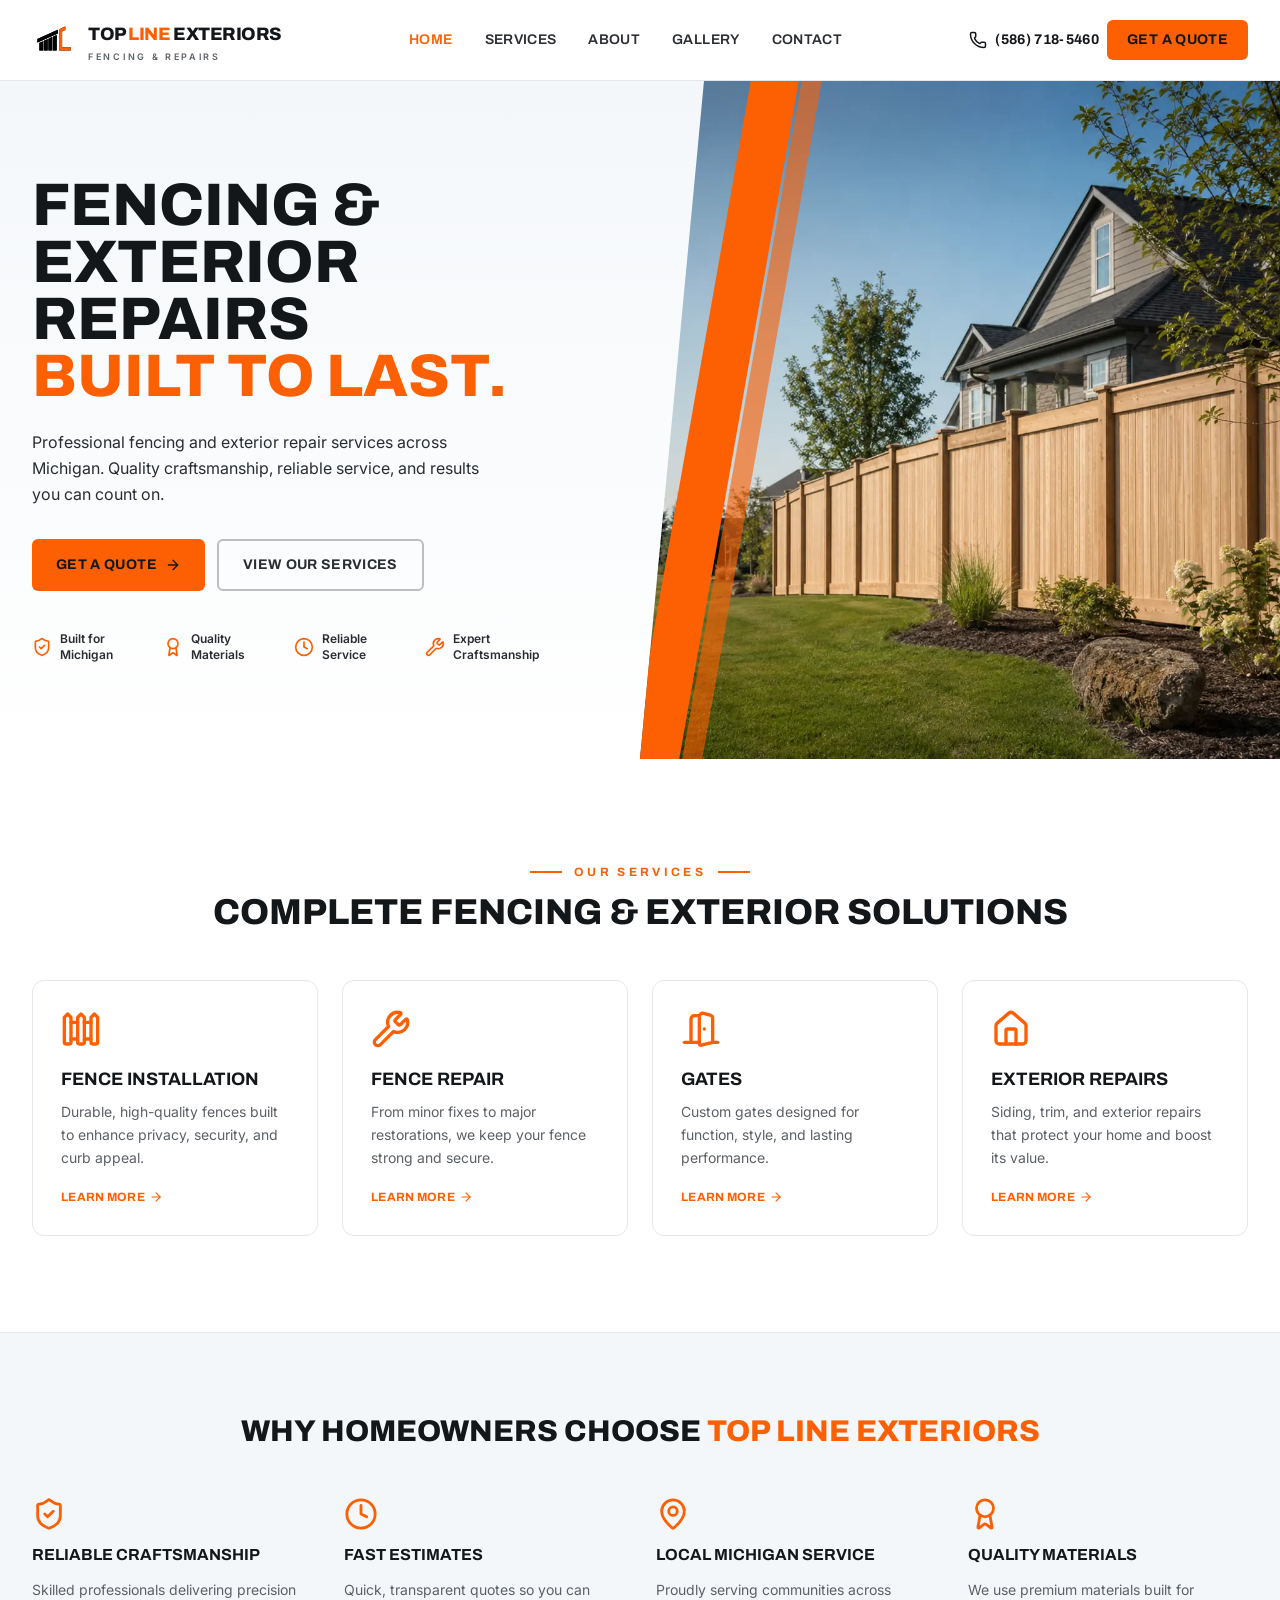
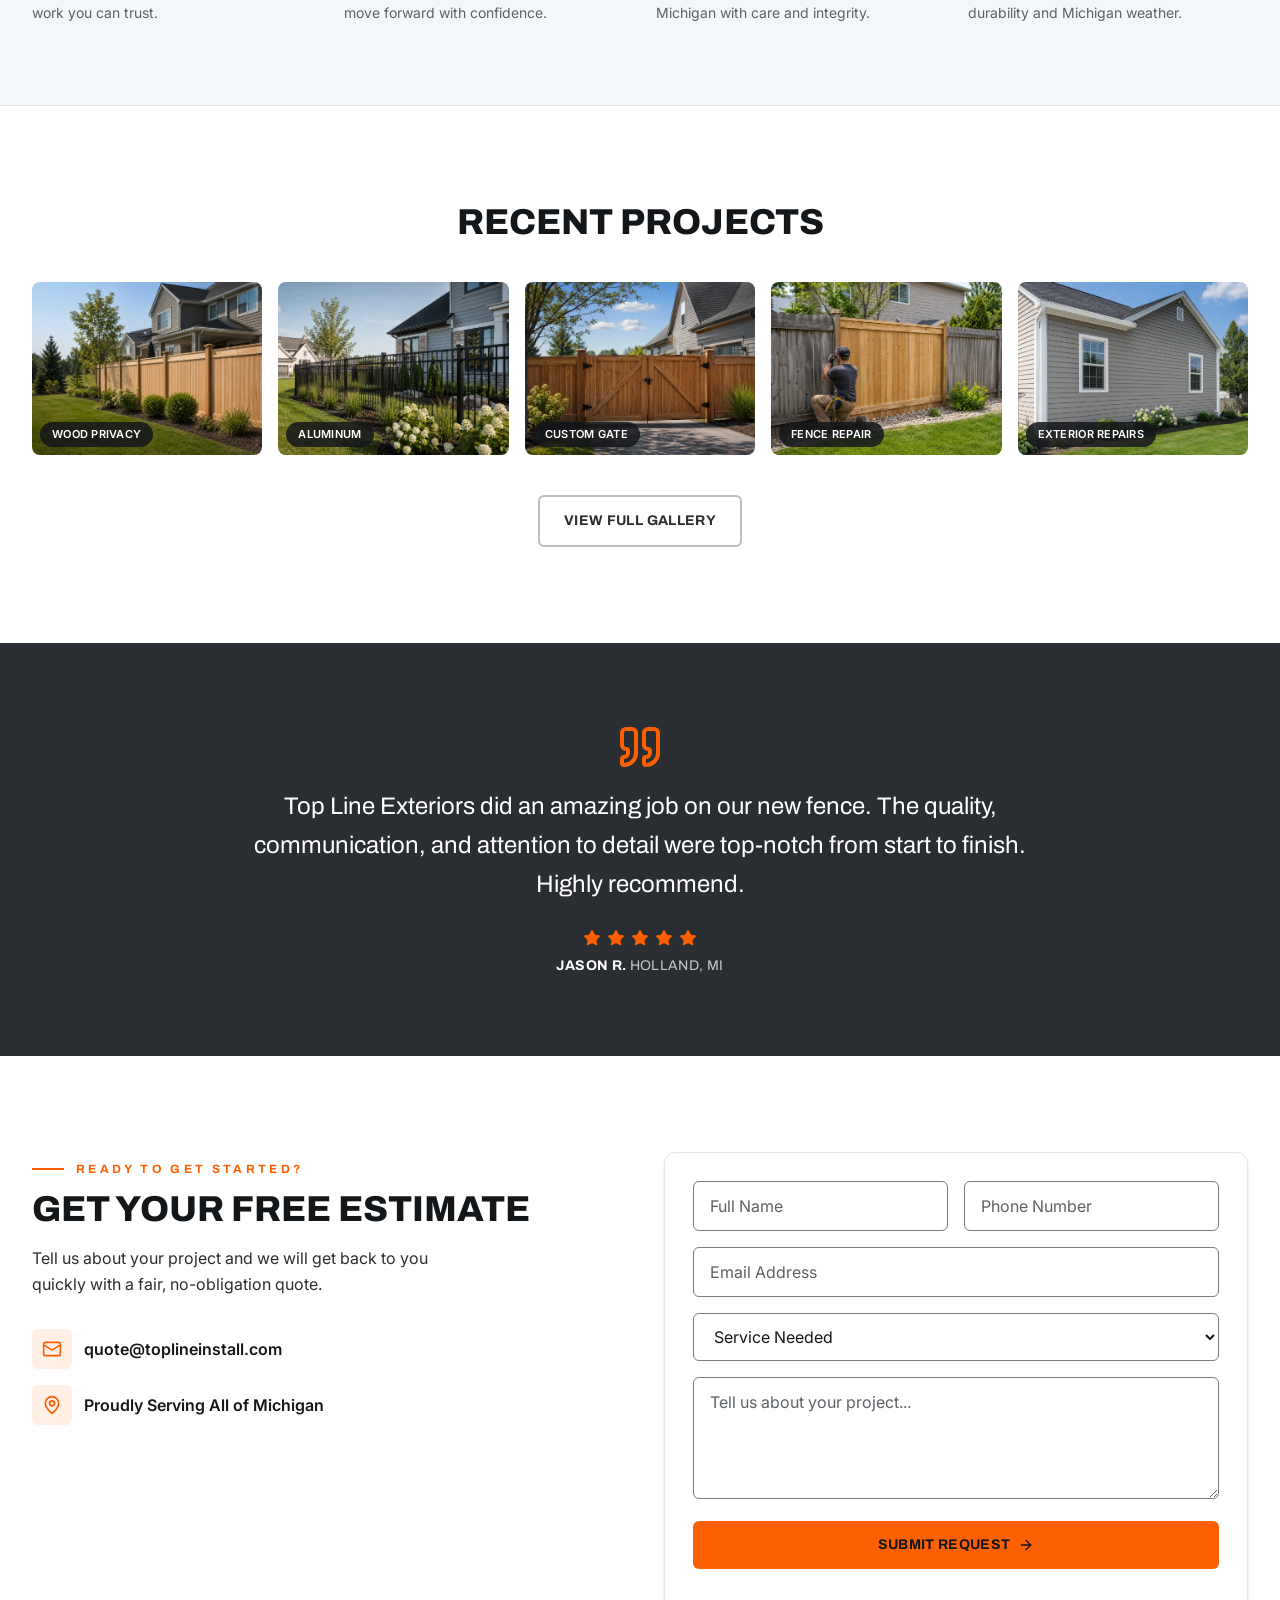
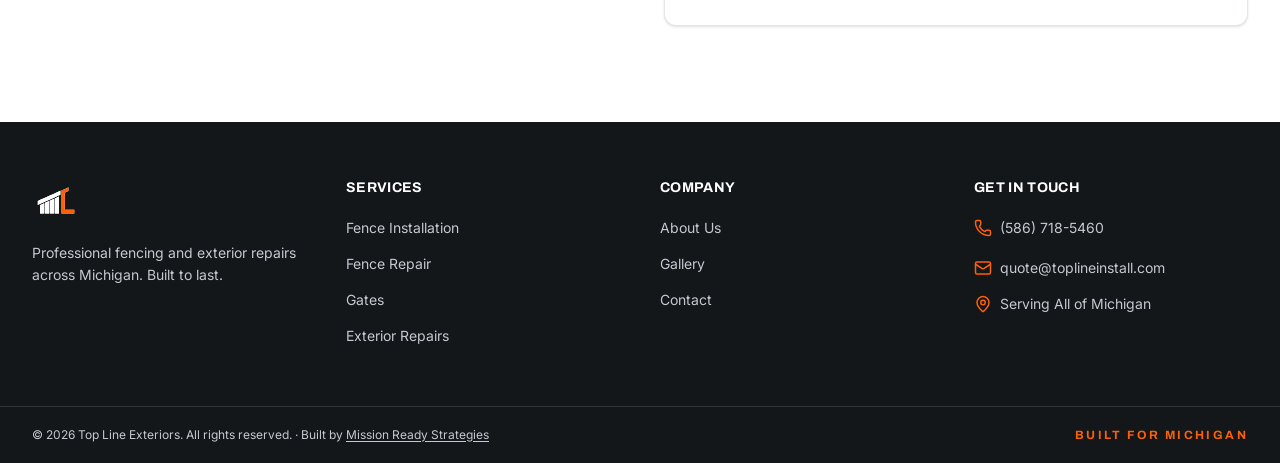
<file: index.html>
<!DOCTYPE html>
<html lang="en">
<head>
  <meta charset="UTF-8" />
  <meta name="viewport" content="width=device-width, initial-scale=1.0, viewport-fit=cover" />
  <title>Top Line Exteriors | Fencing &amp; Exterior Repairs in Michigan</title>
  <meta name="description" content="Professional fencing, custom gates, and exterior repairs across Michigan. Quality craftsmanship, reliable service, and a fair, no-obligation estimate. Built to last." />
  <meta name="theme-color" content="#FFFFFF" />

  <meta property="og:title" content="Top Line Exteriors | Fencing &amp; Exterior Repairs in Michigan" />
  <meta property="og:description" content="Professional fencing and exterior repairs across Michigan. Built to last. Get a free estimate." />
  <meta property="og:type" content="website" />
  <meta property="og:url" content="https://toplineinstall.com/" />
  <meta property="og:site_name" content="Top Line Exteriors" />
  <meta property="og:image" content="https://toplineinstall.com/assets/og-image.jpg" />
  <meta property="og:image:width" content="1200" />
  <meta property="og:image:height" content="630" />
  <meta name="twitter:card" content="summary_large_image" />
  <meta name="twitter:image" content="https://toplineinstall.com/assets/og-image.jpg" />
  <link rel="canonical" href="https://toplineinstall.com/" />

  <link rel="icon" href="assets/favicon.svg" type="image/svg+xml" />
  <link rel="icon" href="assets/favicon-32.png" sizes="32x32" type="image/png" />
  <link rel="apple-touch-icon" href="assets/apple-touch-icon.png" />
  <link rel="manifest" href="assets/site.webmanifest" />
  <link rel="preconnect" href="https://fonts.googleapis.com" />
  <link rel="preconnect" href="https://fonts.gstatic.com" crossorigin />
  <link href="https://fonts.googleapis.com/css2?family=Archivo:wght@500;600;700;800;900&family=Inter:wght@400;500;600&display=swap" rel="stylesheet" />
  <link rel="stylesheet" href="assets/css/site.css" />
  <link rel="preload" as="image" href="assets/img/hero-fence.webp" type="image/webp" fetchpriority="high" />

  <script type="application/ld+json">
  {"@context":"https://schema.org","@graph":[{"@type":["GeneralContractor","HomeAndConstructionBusiness"],"@id":"https://toplineinstall.com/#business","name":"Top Line Exteriors","description":"Professional fencing, custom gates, and exterior repairs across Michigan.","url":"https://toplineinstall.com/","image":"https://toplineinstall.com/assets/og-image.jpg","logo":{"@type":"ImageObject","url":"https://toplineinstall.com/assets/icon-512.png","width":512,"height":512},"email":"quote@toplineinstall.com","telephone":"+1-586-718-5460","areaServed":{"@type":"State","name":"Michigan"},"address":{"@type":"PostalAddress","addressRegion":"MI","addressCountry":"US"},"priceRange":"$$","hasOfferCatalog":{"@type":"OfferCatalog","name":"Services","itemListElement":[{"@type":"Offer","itemOffered":{"@type":"Service","name":"Fence Installation","description":"Durable, high-quality fences built to enhance privacy, security, and curb appeal.","areaServed":{"@type":"State","name":"Michigan"},"provider":{"@id":"https://toplineinstall.com/#business"}},"url":"https://toplineinstall.com/services.html#fence-installation"},{"@type":"Offer","itemOffered":{"@type":"Service","name":"Fence Repair","description":"From minor fixes to major restorations, we keep your fence strong and secure.","areaServed":{"@type":"State","name":"Michigan"},"provider":{"@id":"https://toplineinstall.com/#business"}},"url":"https://toplineinstall.com/services.html#fence-repair"},{"@type":"Offer","itemOffered":{"@type":"Service","name":"Gates","description":"Custom gates designed for function, style, and lasting performance.","areaServed":{"@type":"State","name":"Michigan"},"provider":{"@id":"https://toplineinstall.com/#business"}},"url":"https://toplineinstall.com/services.html#gates"},{"@type":"Offer","itemOffered":{"@type":"Service","name":"Exterior Repairs","description":"Siding, trim, and exterior repairs that protect your home and boost its value.","areaServed":{"@type":"State","name":"Michigan"},"provider":{"@id":"https://toplineinstall.com/#business"}},"url":"https://toplineinstall.com/services.html#exterior-repairs"}]}},{"@type":"WebSite","@id":"https://toplineinstall.com/#website","url":"https://toplineinstall.com/","name":"Top Line Exteriors","description":"Professional fencing, custom gates, and exterior repairs across Michigan.","publisher":{"@id":"https://toplineinstall.com/#business"}},{"@type":"BreadcrumbList","itemListElement":[{"@type":"ListItem","position":1,"name":"Home","item":"https://toplineinstall.com/"}]}]}
  </script>
</head>

<body class="bg-surface-darkest font-body text-body antialiased">
  <a href="#main" class="skip-link">Skip to content</a>
<svg xmlns="http://www.w3.org/2000/svg" width="0" height="0" style="position:absolute" aria-hidden="true"><symbol id="ic-fence" viewBox="0 0 24 24" fill="none" stroke="currentColor" stroke-width="2" stroke-linecap="round" stroke-linejoin="round"><path d="M4 3 2 5v15c0 .6.4 1 1 1h2c.6 0 1-.4 1-1V5Z" /> <path d="M6 8h4" /> <path d="M6 18h4" /> <path d="m12 3-2 2v15c0 .6.4 1 1 1h2c.6 0 1-.4 1-1V5Z" /> <path d="M14 8h4" /> <path d="M14 18h4" /> <path d="m20 3-2 2v15c0 .6.4 1 1 1h2c.6 0 1-.4 1-1V5Z" /></symbol><symbol id="ic-wrench" viewBox="0 0 24 24" fill="none" stroke="currentColor" stroke-width="2" stroke-linecap="round" stroke-linejoin="round"><path d="M14.7 6.3a1 1 0 0 0 0 1.4l1.6 1.6a1 1 0 0 0 1.4 0l3.106-3.105c.32-.322.863-.22.983.218a6 6 0 0 1-8.259 7.057l-7.91 7.91a1 1 0 0 1-2.999-3l7.91-7.91a6 6 0 0 1 7.057-8.259c.438.12.54.662.219.984z" /></symbol><symbol id="ic-door-open" viewBox="0 0 24 24" fill="none" stroke="currentColor" stroke-width="2" stroke-linecap="round" stroke-linejoin="round"><path d="M11 20H2" /> <path d="M11 4.562v16.157a1 1 0 0 0 1.242.97L19 20V5.562a2 2 0 0 0-1.515-1.94l-4-1A2 2 0 0 0 11 4.561z" /> <path d="M11 4H8a2 2 0 0 0-2 2v14" /> <path d="M14 12h.01" /> <path d="M22 20h-3" /></symbol><symbol id="ic-house" viewBox="0 0 24 24" fill="none" stroke="currentColor" stroke-width="2" stroke-linecap="round" stroke-linejoin="round"><path d="M15 21v-8a1 1 0 0 0-1-1h-4a1 1 0 0 0-1 1v8" /> <path d="M3 10a2 2 0 0 1 .709-1.528l7-6a2 2 0 0 1 2.582 0l7 6A2 2 0 0 1 21 10v9a2 2 0 0 1-2 2H5a2 2 0 0 1-2-2z" /></symbol><symbol id="ic-shield-check" viewBox="0 0 24 24" fill="none" stroke="currentColor" stroke-width="2" stroke-linecap="round" stroke-linejoin="round"><path d="M20 13c0 5-3.5 7.5-7.66 8.95a1 1 0 0 1-.67-.01C7.5 20.5 4 18 4 13V6a1 1 0 0 1 1-1c2 0 4.5-1.2 6.24-2.72a1.17 1.17 0 0 1 1.52 0C14.51 3.81 17 5 19 5a1 1 0 0 1 1 1z" /> <path d="m9 12 2 2 4-4" /></symbol><symbol id="ic-award" viewBox="0 0 24 24" fill="none" stroke="currentColor" stroke-width="2" stroke-linecap="round" stroke-linejoin="round"><path d="m15.477 12.89 1.515 8.526a.5.5 0 0 1-.81.47l-3.58-2.687a1 1 0 0 0-1.197 0l-3.586 2.686a.5.5 0 0 1-.81-.469l1.514-8.526" /> <circle cx="12" cy="8" r="6" /></symbol><symbol id="ic-clock" viewBox="0 0 24 24" fill="none" stroke="currentColor" stroke-width="2" stroke-linecap="round" stroke-linejoin="round"><circle cx="12" cy="12" r="10" /> <path d="M12 6v6l4 2" /></symbol><symbol id="ic-map-pin" viewBox="0 0 24 24" fill="none" stroke="currentColor" stroke-width="2" stroke-linecap="round" stroke-linejoin="round"><path d="M20 10c0 4.993-5.539 10.193-7.399 11.799a1 1 0 0 1-1.202 0C9.539 20.193 4 14.993 4 10a8 8 0 0 1 16 0" /> <circle cx="12" cy="10" r="3" /></symbol><symbol id="ic-mail" viewBox="0 0 24 24" fill="none" stroke="currentColor" stroke-width="2" stroke-linecap="round" stroke-linejoin="round"><path d="m22 7-8.991 5.727a2 2 0 0 1-2.009 0L2 7" /> <rect x="2" y="4" width="20" height="16" rx="2" /></symbol><symbol id="ic-phone" viewBox="0 0 24 24" fill="none" stroke="currentColor" stroke-width="2" stroke-linecap="round" stroke-linejoin="round"><path d="M13.832 16.568a1 1 0 0 0 1.213-.303l.355-.465A2 2 0 0 1 17 15h3a2 2 0 0 1 2 2v3a2 2 0 0 1-2 2A18 18 0 0 1 2 4a2 2 0 0 1 2-2h3a2 2 0 0 1 2 2v3a2 2 0 0 1-.8 1.6l-.468.351a1 1 0 0 0-.292 1.233 14 14 0 0 0 6.392 6.384" /></symbol><symbol id="ic-quote" viewBox="0 0 24 24" fill="none" stroke="currentColor" stroke-width="2" stroke-linecap="round" stroke-linejoin="round"><path d="M16 3a2 2 0 0 0-2 2v6a2 2 0 0 0 2 2 1 1 0 0 1 1 1v1a2 2 0 0 1-2 2 1 1 0 0 0-1 1v2a1 1 0 0 0 1 1 6 6 0 0 0 6-6V5a2 2 0 0 0-2-2z" /> <path d="M5 3a2 2 0 0 0-2 2v6a2 2 0 0 0 2 2 1 1 0 0 1 1 1v1a2 2 0 0 1-2 2 1 1 0 0 0-1 1v2a1 1 0 0 0 1 1 6 6 0 0 0 6-6V5a2 2 0 0 0-2-2z" /></symbol><symbol id="ic-star" viewBox="0 0 24 24" fill="currentColor" stroke="none"><path d="M11.525 2.295a.53.53 0 0 1 .95 0l2.31 4.679a2.123 2.123 0 0 0 1.595 1.16l5.166.756a.53.53 0 0 1 .294.904l-3.736 3.638a2.123 2.123 0 0 0-.611 1.878l.882 5.14a.53.53 0 0 1-.771.56l-4.618-2.428a2.122 2.122 0 0 0-1.973 0L6.396 21.01a.53.53 0 0 1-.77-.56l.881-5.139a2.122 2.122 0 0 0-.611-1.879L2.16 9.795a.53.53 0 0 1 .294-.906l5.165-.755a2.122 2.122 0 0 0 1.597-1.16z" /></symbol><symbol id="ic-arrow-right" viewBox="0 0 24 24" fill="none" stroke="currentColor" stroke-width="2" stroke-linecap="round" stroke-linejoin="round"><path d="M5 12h14" /> <path d="m12 5 7 7-7 7" /></symbol><symbol id="ic-menu" viewBox="0 0 24 24" fill="none" stroke="currentColor" stroke-width="2" stroke-linecap="round" stroke-linejoin="round"><path d="M4 5h16" /> <path d="M4 12h16" /> <path d="M4 19h16" /></symbol><symbol id="ic-image" viewBox="0 0 24 24" fill="none" stroke="currentColor" stroke-width="2" stroke-linecap="round" stroke-linejoin="round"><rect width="18" height="18" x="3" y="3" rx="2" ry="2" /> <circle cx="9" cy="9" r="2" /> <path d="m21 15-3.086-3.086a2 2 0 0 0-2.828 0L6 21" /></symbol><symbol id="ic-check" viewBox="0 0 24 24" fill="none" stroke="currentColor" stroke-width="2" stroke-linecap="round" stroke-linejoin="round"><path d="M20 6 9 17l-5-5" /></symbol></svg>
  <!-- ===== HEADER ===== -->
  <header class="sticky top-0 z-50 border-b border-line bg-surface">
    <div class="container-page flex h-20 items-center justify-between gap-4">
      <a href="index.html" class="flex items-center gap-3">
        <img src="assets/logo-dark.svg" alt="" class="h-11 w-11 shrink-0" />
        <span class="leading-none">
          <span class="block font-display text-base font-extrabold uppercase tracking-tight text-ink sm:text-lg">Top <span class="text-brand">Line</span> Exteriors</span>
          <span class="mt-1 block text-[9px] font-semibold uppercase tracking-[0.3em] text-muted">Fencing &amp; Repairs</span>
        </span>
      </a>
      <nav class="hidden items-center gap-8 lg:flex">
        <a href="index.html" class="nav-link nav-link-active" aria-current="page">Home</a>
        <a href="services.html" class="nav-link">Services</a>
        <a href="about.html" class="nav-link">About</a>
        <a href="gallery.html" class="nav-link">Gallery</a>
        <a href="contact.html" class="nav-link">Contact</a>
      </nav>
      <div class="flex items-center gap-2">
        <a href="tel:+15867185460" class="hidden items-center gap-2 font-display text-sm font-bold uppercase tracking-wide text-ink transition hover:text-brand lg:inline-flex"><svg width="18" height="18" aria-hidden="true"><use href="#ic-phone"></use></svg>(586) 718-5460</a>
        <a href="tel:+15867185460" aria-label="Call (586) 718-5460" class="rounded-md p-2 text-ink transition hover:text-brand lg:hidden"><svg width="24" height="24" aria-hidden="true"><use href="#ic-phone"></use></svg></a>
        <a href="contact.html" class="btn btn-primary btn-sm hidden sm:inline-flex">Get a Quote</a>
        <button id="navToggle" aria-label="Toggle menu" aria-expanded="false" aria-controls="mobileMenu" class="rounded-md p-2 text-ink lg:hidden">
          <svg width="26" height="26" aria-hidden="true"><use href="#ic-menu"></use></svg>
        </button>
      </div>
    </div>
    <div id="mobileMenu" class="hidden border-t border-line bg-surface lg:hidden">
      <nav class="container-page flex flex-col py-2">
        <a href="index.html" class="nav-link nav-link-active py-3" aria-current="page">Home</a>
        <a href="services.html" class="nav-link py-3">Services</a>
        <a href="about.html" class="nav-link py-3">About</a>
        <a href="gallery.html" class="nav-link py-3">Gallery</a>
        <a href="contact.html" class="nav-link py-3">Contact</a>
        <a href="tel:+15867185460" class="nav-link flex items-center gap-2 py-3"><svg width="18" height="18" aria-hidden="true"><use href="#ic-phone"></use></svg>Call (586) 718-5460</a>
        <a href="contact.html" class="btn btn-primary btn-block my-3">Get a Quote</a>
      </nav>
    </div>
  </header>

  <main id="main" tabindex="-1">
    <!-- ===== HERO (mobile: full-bleed image + vignette) ===== -->
    <section class="relative overflow-hidden lg:hidden">
      <img src="assets/img/hero-fence.webp" width="1440" height="1080" alt="Cedar privacy fence on a Michigan property" class="absolute inset-0 h-full w-full object-cover" loading="eager" fetchpriority="high" />
      <div aria-hidden="true" class="absolute inset-0" style="background:linear-gradient(to top, rgba(6,9,7,0.92) 0%, rgba(6,9,7,0.82) 52%, rgba(6,9,7,0.55) 74%, rgba(6,9,7,0.18) 100%);"></div>
      <div aria-hidden="true" class="pointer-events-none absolute inset-0 overflow-hidden">
        <div class="absolute -top-20 -bottom-20 -left-4 w-9 -skew-x-[14deg] bg-brand"></div>
        <div class="absolute -top-20 -bottom-20 left-3 w-3 -skew-x-[14deg] bg-brand/60"></div>
      </div>
      <div class="relative z-10 flex min-h-[calc(100svh_-_5rem_-_env(safe-area-inset-top))] flex-col justify-end px-5 pt-20 pb-[calc(env(safe-area-inset-bottom)_+_1.75rem)] text-inverse">
        <h1 class="font-display text-3xl font-extrabold uppercase leading-[0.95] sm:text-5xl">Fencing &amp;<br />Exterior Repairs<br />Built to Last.</h1>
        <p class="mt-4 max-w-md leading-relaxed text-inverse/90">Professional fencing and exterior repair services across Michigan. Quality craftsmanship and results you can count on.</p>
        <div class="mt-6 flex flex-wrap gap-3">
          <a href="contact.html" class="btn btn-primary">Get a Quote <svg width="16" height="16" aria-hidden="true"><use href="#ic-arrow-right"></use></svg></a>
          <a href="services.html" class="btn btn-outline-inverse">View Our Services</a>
        </div>
        <ul class="mt-6 grid grid-cols-2 gap-x-3 gap-y-3 text-xs font-semibold">
          <li class="flex items-center gap-2"><span class="text-brand"><svg width="20" height="20" aria-hidden="true"><use href="#ic-shield-check"></use></svg></span> Built for Michigan</li>
          <li class="flex items-center gap-2"><span class="text-brand"><svg width="20" height="20" aria-hidden="true"><use href="#ic-award"></use></svg></span> Quality Materials</li>
          <li class="flex items-center gap-2"><span class="text-brand"><svg width="20" height="20" aria-hidden="true"><use href="#ic-clock"></use></svg></span> Reliable Service</li>
          <li class="flex items-center gap-2"><span class="text-brand"><svg width="20" height="20" aria-hidden="true"><use href="#ic-wrench"></use></svg></span> Expert Craftsmanship</li>
        </ul>
      </div>
    </section>

    <!-- ===== HERO (desktop: split with diagonal cut) ===== -->
    <section class="relative hidden overflow-hidden bg-gradient-to-b from-surface-muted to-surface lg:block">
      <div class="mx-auto grid max-w-7xl items-stretch lg:grid-cols-2">
        <div class="px-5 py-14 lg:py-24 lg:pl-8 lg:pr-12">
          <h1 class="font-display text-4xl font-extrabold uppercase leading-[0.95] text-ink sm:text-5xl xl:text-6xl">
            Fencing &amp;<br />Exterior Repairs<br /><span class="text-brand">Built to Last.</span>
          </h1>
          <p class="mt-6 max-w-md leading-relaxed text-body">
            Professional fencing and exterior repair services across Michigan. Quality craftsmanship,
            reliable service, and results you can count on.
          </p>
          <div class="mt-8 flex flex-wrap gap-3">
            <a href="contact.html" class="btn btn-primary">Get a Quote
              <svg width="16" height="16" aria-hidden="true"><use href="#ic-arrow-right"></use></svg>
            </a>
            <a href="services.html" class="btn btn-outline">View Our Services</a>
          </div>
          <ul class="mt-10 grid max-w-lg grid-cols-2 gap-y-4 gap-x-3 sm:grid-cols-4">
            <li class="flex items-center gap-2 text-xs font-semibold text-body"><span class="text-brand"><svg width="20" height="20" aria-hidden="true"><use href="#ic-shield-check"></use></svg></span> Built for Michigan</li>
            <li class="flex items-center gap-2 text-xs font-semibold text-body"><span class="text-brand"><svg width="20" height="20" aria-hidden="true"><use href="#ic-award"></use></svg></span> Quality Materials</li>
            <li class="flex items-center gap-2 text-xs font-semibold text-body"><span class="text-brand"><svg width="20" height="20" aria-hidden="true"><use href="#ic-clock"></use></svg></span> Reliable Service</li>
            <li class="flex items-center gap-2 text-xs font-semibold text-body"><span class="text-brand"><svg width="20" height="20" aria-hidden="true"><use href="#ic-wrench"></use></svg></span> Expert Craftsmanship</li>
          </ul>
        </div>
        <div class="relative min-h-[300px] lg:min-h-[540px]">
          <img src="assets/img/hero-fence.webp" width="1440" height="1080" alt="Cedar privacy fence on a Michigan property" class="hero-clip absolute inset-0 object-cover w-full h-full" loading="eager" fetchpriority="high" />
          <div class="hero-clip pointer-events-none absolute inset-0 hidden lg:block">
            <div class="absolute -bottom-10 -top-10 left-[8%] w-12 -skew-x-[10deg] bg-brand"></div>
            <div class="absolute -bottom-10 -top-10 left-[16%] w-5 -skew-x-[10deg] bg-brand/60"></div>
          </div>
        </div>
      </div>
    </section>

    <!-- ===== SERVICES ===== -->
    <section id="services" class="section bg-surface">
      <div class="container-page">
        <div class="mb-12 text-center">
          <p class="eyebrow eyebrow-center mb-3">Our Services</p>
          <h2 class="section-title">Complete Fencing &amp; Exterior Solutions</h2>
        </div>
        <div class="grid gap-6 sm:grid-cols-2 lg:grid-cols-4">
          <article class="card card-hover">
            <span class="text-brand"><svg width="40" height="40" aria-hidden="true"><use href="#ic-fence"></use></svg></span>
            <h3 class="mt-4 mb-2 font-display text-lg font-bold uppercase text-ink">Fence Installation</h3>
            <p class="text-sm leading-relaxed text-muted">Durable, high-quality fences built to enhance privacy, security, and curb appeal.</p>
            <a href="services.html#fence-installation" class="link-more mt-5">Learn More <svg width="14" height="14" aria-hidden="true"><use href="#ic-arrow-right"></use></svg></a>
          </article>
          <article class="card card-hover">
            <span class="text-brand"><svg width="40" height="40" aria-hidden="true"><use href="#ic-wrench"></use></svg></span>
            <h3 class="mt-4 mb-2 font-display text-lg font-bold uppercase text-ink">Fence Repair</h3>
            <p class="text-sm leading-relaxed text-muted">From minor fixes to major restorations, we keep your fence strong and secure.</p>
            <a href="services.html#fence-repair" class="link-more mt-5">Learn More <svg width="14" height="14" aria-hidden="true"><use href="#ic-arrow-right"></use></svg></a>
          </article>
          <article class="card card-hover">
            <span class="text-brand"><svg width="40" height="40" aria-hidden="true"><use href="#ic-door-open"></use></svg></span>
            <h3 class="mt-4 mb-2 font-display text-lg font-bold uppercase text-ink">Gates</h3>
            <p class="text-sm leading-relaxed text-muted">Custom gates designed for function, style, and lasting performance.</p>
            <a href="services.html#gates" class="link-more mt-5">Learn More <svg width="14" height="14" aria-hidden="true"><use href="#ic-arrow-right"></use></svg></a>
          </article>
          <article class="card card-hover">
            <span class="text-brand"><svg width="40" height="40" aria-hidden="true"><use href="#ic-house"></use></svg></span>
            <h3 class="mt-4 mb-2 font-display text-lg font-bold uppercase text-ink">Exterior Repairs</h3>
            <p class="text-sm leading-relaxed text-muted">Siding, trim, and exterior repairs that protect your home and boost its value.</p>
            <a href="services.html#exterior-repairs" class="link-more mt-5">Learn More <svg width="14" height="14" aria-hidden="true"><use href="#ic-arrow-right"></use></svg></a>
          </article>
        </div>
      </div>
    </section>

    <!-- ===== WHY CHOOSE ===== -->
    <section class="section-tight border-y border-line bg-surface-muted">
      <div class="container-page">
        <h2 class="mb-12 text-center font-display text-2xl font-extrabold uppercase text-ink sm:text-3xl">Why Homeowners Choose <span class="text-brand">Top Line Exteriors</span></h2>
        <div class="grid gap-8 sm:grid-cols-2 lg:grid-cols-4">
          <div class="flex flex-col items-start gap-3">
            <span class="text-brand"><svg width="34" height="34" aria-hidden="true"><use href="#ic-shield-check"></use></svg></span>
            <h3 class="font-display text-base font-bold uppercase text-ink">Reliable Craftsmanship</h3>
            <p class="text-sm leading-relaxed text-muted">Skilled professionals delivering precision work you can trust.</p>
          </div>
          <div class="flex flex-col items-start gap-3">
            <span class="text-brand"><svg width="34" height="34" aria-hidden="true"><use href="#ic-clock"></use></svg></span>
            <h3 class="font-display text-base font-bold uppercase text-ink">Fast Estimates</h3>
            <p class="text-sm leading-relaxed text-muted">Quick, transparent quotes so you can move forward with confidence.</p>
          </div>
          <div class="flex flex-col items-start gap-3">
            <span class="text-brand"><svg width="34" height="34" aria-hidden="true"><use href="#ic-map-pin"></use></svg></span>
            <h3 class="font-display text-base font-bold uppercase text-ink">Local Michigan Service</h3>
            <p class="text-sm leading-relaxed text-muted">Proudly serving communities across Michigan with care and integrity.</p>
          </div>
          <div class="flex flex-col items-start gap-3">
            <span class="text-brand"><svg width="34" height="34" aria-hidden="true"><use href="#ic-award"></use></svg></span>
            <h3 class="font-display text-base font-bold uppercase text-ink">Quality Materials</h3>
            <p class="text-sm leading-relaxed text-muted">We use premium materials built for durability and Michigan weather.</p>
          </div>
        </div>
      </div>
    </section>

    <!-- ===== RECENT PROJECTS ===== -->
    <section class="section bg-surface">
      <div class="container-page">
        <h2 class="mb-10 text-center section-title">Recent Projects</h2>
        <div class="grid grid-cols-2 gap-4 md:grid-cols-3 lg:grid-cols-5">
          <figure class="relative overflow-hidden rounded-lg">
            <img src="assets/img/wood-privacy-fence.webp" width="1100" height="825" alt="Wood privacy fence" class="aspect-[4/3] w-full object-cover" loading="lazy" />
            <figcaption class="tag">Wood Privacy</figcaption>
          </figure>
          <figure class="relative overflow-hidden rounded-lg">
            <img src="assets/img/aluminum-fence.webp" width="1100" height="825" alt="Black aluminum fence" class="aspect-[4/3] w-full object-cover" loading="lazy" />
            <figcaption class="tag">Aluminum</figcaption>
          </figure>
          <figure class="relative overflow-hidden rounded-lg">
            <img src="assets/img/wood-gate.webp" width="1100" height="825" alt="Custom cedar swing gate" class="aspect-[4/3] w-full object-cover" loading="lazy" />
            <figcaption class="tag">Custom Gate</figcaption>
          </figure>
          <figure class="relative overflow-hidden rounded-lg">
            <img src="assets/img/fence-repair.webp" width="1100" height="825" alt="Fence repair and panel replacement" class="aspect-[4/3] w-full object-cover" loading="lazy" />
            <figcaption class="tag">Fence Repair</figcaption>
          </figure>
          <figure class="relative overflow-hidden rounded-lg">
            <img src="assets/img/exterior-repairs.webp" width="1100" height="825" alt="Siding and exterior repair" class="aspect-[4/3] w-full object-cover" loading="lazy" />
            <figcaption class="tag">Exterior Repairs</figcaption>
          </figure>
        </div>
        <div class="mt-10 text-center">
          <a href="gallery.html" class="btn btn-outline">View Full Gallery</a>
        </div>
      </div>
    </section>

    <!-- ===== TESTIMONIAL ===== -->
    <section class="section-tight bg-surface-dark text-inverse">
      <div class="mx-auto max-w-4xl px-5 text-center lg:px-8">
        <span class="text-brand"><svg width="48" height="48" aria-hidden="true" class="mx-auto"><use href="#ic-quote"></use></svg></span>
        <p class="mt-4 mb-6 font-display text-xl leading-relaxed sm:text-2xl">Top Line Exteriors did an amazing job on our new fence. The quality, communication, and attention to detail were top-notch from start to finish. Highly recommend.</p>
        <div class="mb-2 flex items-center justify-center gap-1 text-brand" aria-label="5 out of 5 stars">
          <svg width="20" height="20" aria-hidden="true"><use href="#ic-star"></use></svg>
          <svg width="20" height="20" aria-hidden="true"><use href="#ic-star"></use></svg>
          <svg width="20" height="20" aria-hidden="true"><use href="#ic-star"></use></svg>
          <svg width="20" height="20" aria-hidden="true"><use href="#ic-star"></use></svg>
          <svg width="20" height="20" aria-hidden="true"><use href="#ic-star"></use></svg>
        </div>
        <p class="font-display text-sm font-bold uppercase tracking-wide">Jason R. <span class="font-normal text-inverse-muted">Holland, MI</span></p>
      </div>
    </section>

    <!-- ===== ESTIMATE CTA ===== -->
    <section id="estimate" class="section bg-surface">
      <div class="mx-auto grid max-w-7xl items-start gap-12 px-5 lg:grid-cols-2 lg:px-8">
        <div>
          <p class="eyebrow mb-3">Ready to Get Started?</p>
          <h2 class="mb-4 section-title">Get Your Free Estimate</h2>
          <p class="mb-8 max-w-md leading-relaxed text-body">Tell us about your project and we will get back to you quickly with a fair, no-obligation quote.</p>
          <ul class="space-y-4">
            <li class="flex items-center gap-3"><span class="inline-flex h-10 w-10 items-center justify-center rounded-md bg-brand/10 text-brand"><svg width="20" height="20" aria-hidden="true"><use href="#ic-mail"></use></svg></span><a href="mailto:quote@toplineinstall.com" class="font-semibold text-ink hover:text-brand">quote@toplineinstall.com</a></li>
            <li class="flex items-center gap-3"><span class="inline-flex h-10 w-10 items-center justify-center rounded-md bg-brand/10 text-brand"><svg width="20" height="20" aria-hidden="true"><use href="#ic-map-pin"></use></svg></span><span class="font-semibold text-ink">Proudly Serving All of Michigan</span></li>
          </ul>
        </div>
        <div class="card shadow-sm">
          <form class="js-contact-form space-y-4" novalidate>
            <input type="hidden" name="_subject" value="New quote request from toplineinstall.com" />
            <input type="hidden" name="_template" value="table" />
            <input type="hidden" name="_captcha" value="false" />
            <input type="text" name="_honey" class="hidden" style="display:none" tabindex="-1" autocomplete="off" aria-hidden="true" />
            <div class="grid gap-4 sm:grid-cols-2">
              <div>
                <label for="name" class="field-label">Full name</label>
                <input id="name" name="name" type="text" required placeholder="Full Name" autocomplete="name" class="input" />
              </div>
              <div>
                <label for="phone" class="field-label">Phone number</label>
                <input id="phone" name="phone" type="tel" placeholder="Phone Number" autocomplete="tel" class="input" />
              </div>
            </div>
            <div>
              <label for="email" class="field-label">Email address</label>
              <input id="email" name="email" type="email" required placeholder="Email Address" autocomplete="email" class="input" />
            </div>
            <div>
              <label for="service" class="field-label">Service needed</label>
              <select id="service" name="service" class="select">
                <option value="">Service Needed</option>
                <option>Fence Installation</option>
                <option>Fence Repair</option>
                <option>Gates</option>
                <option>Exterior Repairs</option>
              </select>
            </div>
            <div>
              <label for="message" class="field-label">Project details</label>
              <textarea id="message" name="message" rows="4" placeholder="Tell us about your project..." class="textarea"></textarea>
            </div>
            <button type="submit" class="btn btn-primary btn-block">Submit Request
              <svg width="16" height="16" aria-hidden="true"><use href="#ic-arrow-right"></use></svg>
            </button>
            <p data-form-status role="status" aria-live="polite" class="mt-3 text-sm text-muted"></p>
          </form>
        </div>
      </div>
    </section>
  </main>

  <!-- ===== FOOTER ===== -->
  <footer class="bg-surface-darkest text-inverse-muted">
    <div class="container-page grid gap-10 py-14 sm:grid-cols-2 lg:grid-cols-4">
      <div>
        <img src="assets/logo-reversed.svg" alt="Top Line Exteriors" class="mb-4 h-12 w-12" />
        <p class="max-w-xs text-sm leading-relaxed text-inverse-muted">Professional fencing and exterior repairs across Michigan. Built to last.</p>
      </div>
      <div>
        <h3 class="mb-4 font-display text-sm font-bold uppercase tracking-wide text-inverse">Services</h3>
        <ul class="space-y-2 text-sm">
          <li><a href="services.html#fence-installation" class="inline-block py-1 hover:text-brand">Fence Installation</a></li>
          <li><a href="services.html#fence-repair" class="inline-block py-1 hover:text-brand">Fence Repair</a></li>
          <li><a href="services.html#gates" class="inline-block py-1 hover:text-brand">Gates</a></li>
          <li><a href="services.html#exterior-repairs" class="inline-block py-1 hover:text-brand">Exterior Repairs</a></li>
        </ul>
      </div>
      <div>
        <h3 class="mb-4 font-display text-sm font-bold uppercase tracking-wide text-inverse">Company</h3>
        <ul class="space-y-2 text-sm">
          <li><a href="about.html" class="inline-block py-1 hover:text-brand">About Us</a></li>
          <li><a href="gallery.html" class="inline-block py-1 hover:text-brand">Gallery</a></li>
          <li><a href="contact.html" class="inline-block py-1 hover:text-brand">Contact</a></li>
        </ul>
      </div>
      <div>
        <h3 class="mb-4 font-display text-sm font-bold uppercase tracking-wide text-inverse">Get in Touch</h3>
        <ul class="space-y-3 text-sm">
          <li class="flex items-center gap-2"><span class="text-brand"><svg width="18" height="18" aria-hidden="true"><use href="#ic-phone"></use></svg></span><a href="tel:+15867185460" class="inline-block py-1 hover:text-brand">(586) 718-5460</a></li>
          <li class="flex items-center gap-2"><span class="text-brand"><svg width="18" height="18" aria-hidden="true"><use href="#ic-mail"></use></svg></span><a href="mailto:quote@toplineinstall.com" class="inline-block py-1 hover:text-brand">quote@toplineinstall.com</a></li>
          <li class="flex items-center gap-2"><span class="text-brand"><svg width="18" height="18" aria-hidden="true"><use href="#ic-map-pin"></use></svg></span> Serving All of Michigan</li>
        </ul>
      </div>
    </div>
    <div class="border-t border-line-inverse">
      <div class="container-page flex flex-col items-center justify-between gap-2 py-5 text-xs text-inverse-muted sm:flex-row">
        <span class="text-center sm:text-left">&copy; 2026 Top Line Exteriors. All rights reserved. <span class="mt-1 block whitespace-nowrap sm:mt-0 sm:inline"><span class="hidden sm:inline">&middot; </span>Built by <a href="https://missionreadystrategies.com" class="underline underline-offset-2 hover:text-brand">Mission Ready Strategies</a></span></span>
        <span class="font-display font-bold uppercase tracking-[0.2em] text-brand">Built for Michigan</span>
      </div>
    </div>
  </footer>

  <script src="assets/js/contact-form.js" defer></script>
  <script>
    (function () {
      var btn = document.getElementById('navToggle'), menu = document.getElementById('mobileMenu');
      if (btn && menu) btn.addEventListener('click', function () {
        var open = menu.classList.toggle('hidden') === false;
        btn.setAttribute('aria-expanded', String(open));
      });
    })();
  </script>
</body>
</html>
</file>
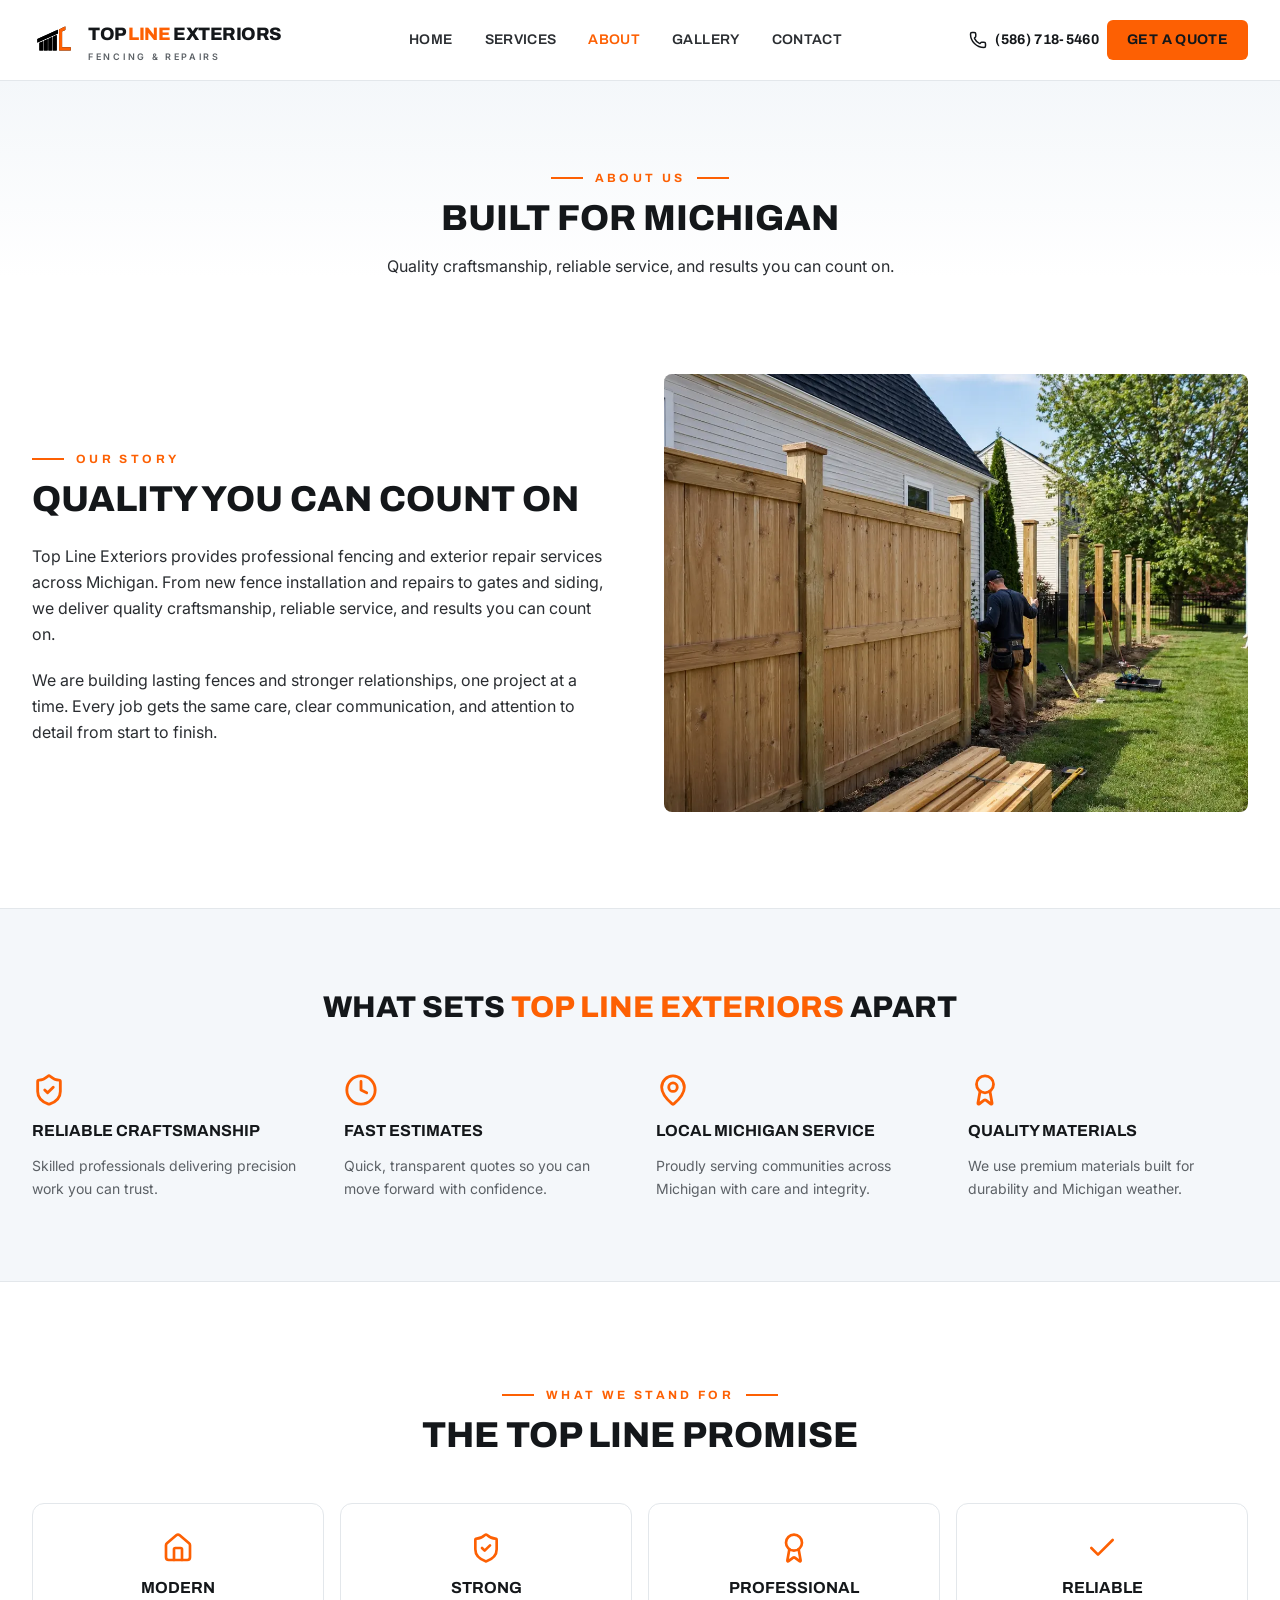
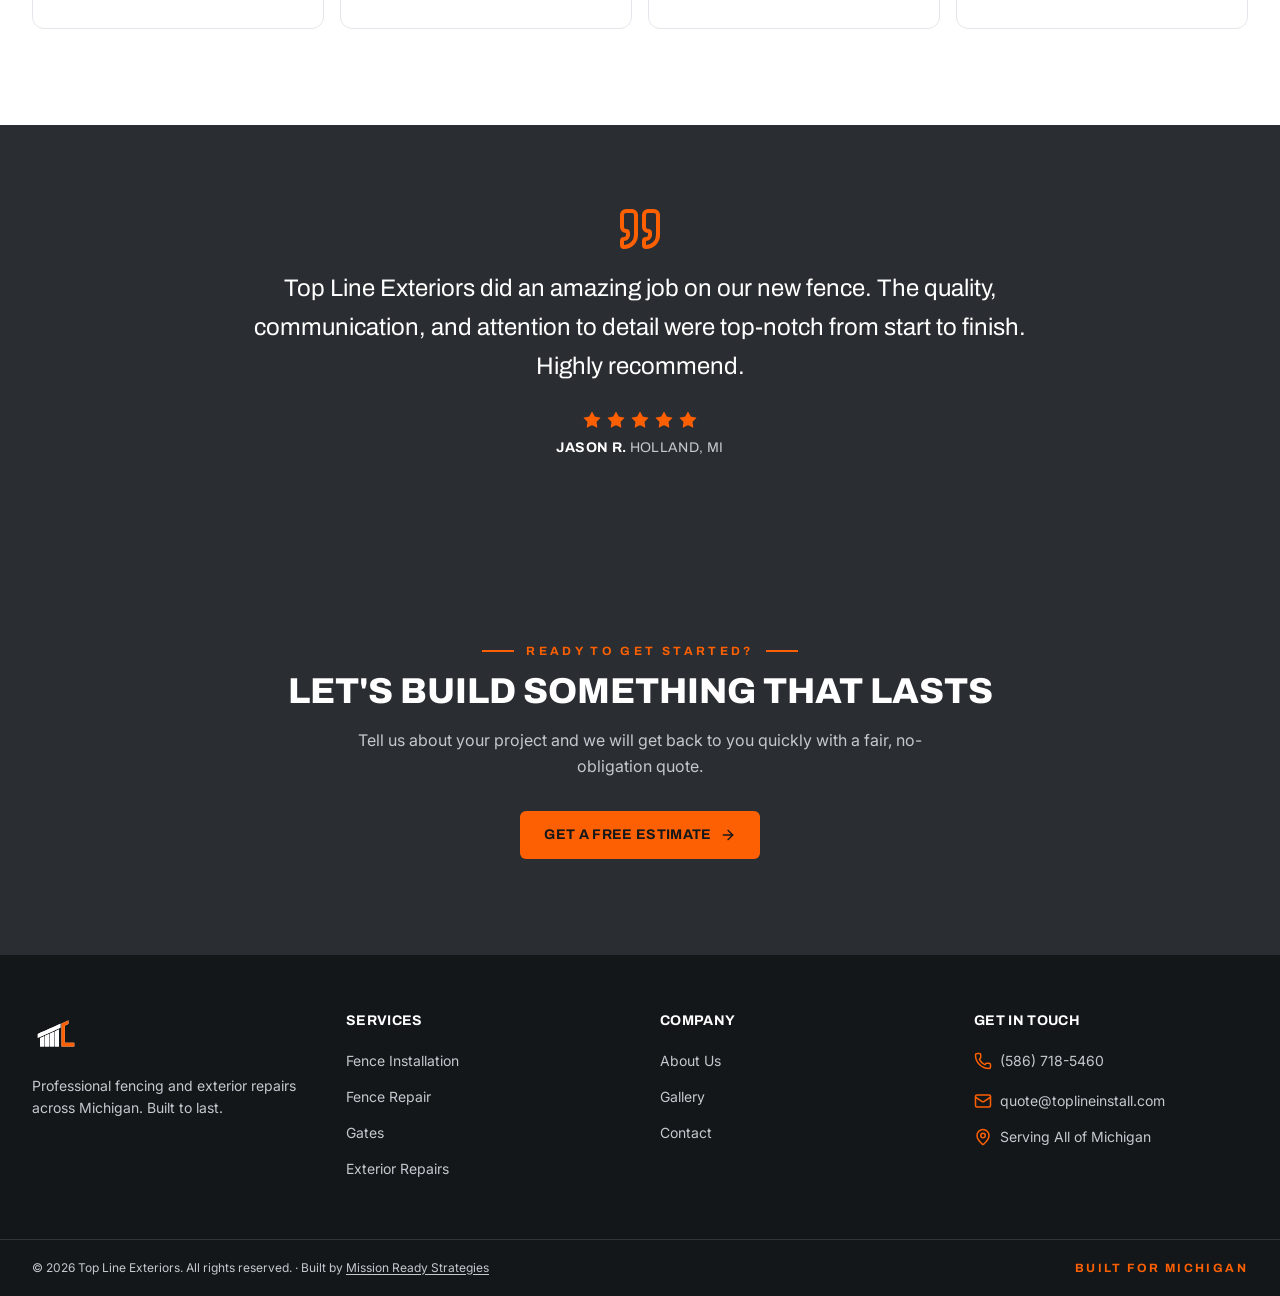
<file: about.html>
<!DOCTYPE html>
<html lang="en">
<head>
  <meta charset="UTF-8" />
  <meta name="viewport" content="width=device-width, initial-scale=1.0, viewport-fit=cover" />
  <title>About | Top Line Exteriors</title>
  <meta name="description" content="Top Line Exteriors provides professional fencing and exterior repairs across Michigan, built on quality craftsmanship and reliable service." />
  <meta name="theme-color" content="#FFFFFF" />

  <meta property="og:title" content="About | Top Line Exteriors" />
  <meta property="og:description" content="Top Line Exteriors provides professional fencing and exterior repairs across Michigan, built on quality craftsmanship and reliable service." />
  <meta property="og:type" content="website" />
  <meta property="og:url" content="https://toplineinstall.com/about.html" />
  <meta property="og:site_name" content="Top Line Exteriors" />
  <meta property="og:image" content="https://toplineinstall.com/assets/og-image.jpg" />
  <meta property="og:image:width" content="1200" />
  <meta property="og:image:height" content="630" />
  <meta name="twitter:card" content="summary_large_image" />
  <meta name="twitter:image" content="https://toplineinstall.com/assets/og-image.jpg" />
  <link rel="canonical" href="https://toplineinstall.com/about.html" />

  <link rel="icon" href="assets/favicon.svg" type="image/svg+xml" />
  <link rel="icon" href="assets/favicon-32.png" sizes="32x32" type="image/png" />
  <link rel="apple-touch-icon" href="assets/apple-touch-icon.png" />
  <link rel="manifest" href="assets/site.webmanifest" />
  <link rel="preconnect" href="https://fonts.googleapis.com" />
  <link rel="preconnect" href="https://fonts.gstatic.com" crossorigin />
  <link href="https://fonts.googleapis.com/css2?family=Archivo:wght@500;600;700;800;900&family=Inter:wght@400;500;600&display=swap" rel="stylesheet" />
  <link rel="stylesheet" href="assets/css/site.css" />

  <script type="application/ld+json">
  {"@context":"https://schema.org","@graph":[{"@type":"AboutPage","url":"https://toplineinstall.com/about.html","name":"About Us","description":"Top Line Exteriors provides professional fencing and exterior repair services across Michigan.","publisher":{"@type":["GeneralContractor","HomeAndConstructionBusiness"],"@id":"https://toplineinstall.com/#business","name":"Top Line Exteriors"}},{"@type":"BreadcrumbList","itemListElement":[{"@type":"ListItem","position":1,"name":"Home","item":"https://toplineinstall.com/"},{"@type":"ListItem","position":2,"name":"About","item":"https://toplineinstall.com/about.html"}]}]}
  </script>
</head>

<body class="bg-surface-darkest font-body text-body antialiased">
  <a href="#main" class="skip-link">Skip to content</a>
<svg xmlns="http://www.w3.org/2000/svg" width="0" height="0" style="position:absolute" aria-hidden="true"><symbol id="ic-fence" viewBox="0 0 24 24" fill="none" stroke="currentColor" stroke-width="2" stroke-linecap="round" stroke-linejoin="round"><path d="M4 3 2 5v15c0 .6.4 1 1 1h2c.6 0 1-.4 1-1V5Z" /> <path d="M6 8h4" /> <path d="M6 18h4" /> <path d="m12 3-2 2v15c0 .6.4 1 1 1h2c.6 0 1-.4 1-1V5Z" /> <path d="M14 8h4" /> <path d="M14 18h4" /> <path d="m20 3-2 2v15c0 .6.4 1 1 1h2c.6 0 1-.4 1-1V5Z" /></symbol><symbol id="ic-wrench" viewBox="0 0 24 24" fill="none" stroke="currentColor" stroke-width="2" stroke-linecap="round" stroke-linejoin="round"><path d="M14.7 6.3a1 1 0 0 0 0 1.4l1.6 1.6a1 1 0 0 0 1.4 0l3.106-3.105c.32-.322.863-.22.983.218a6 6 0 0 1-8.259 7.057l-7.91 7.91a1 1 0 0 1-2.999-3l7.91-7.91a6 6 0 0 1 7.057-8.259c.438.12.54.662.219.984z" /></symbol><symbol id="ic-door-open" viewBox="0 0 24 24" fill="none" stroke="currentColor" stroke-width="2" stroke-linecap="round" stroke-linejoin="round"><path d="M11 20H2" /> <path d="M11 4.562v16.157a1 1 0 0 0 1.242.97L19 20V5.562a2 2 0 0 0-1.515-1.94l-4-1A2 2 0 0 0 11 4.561z" /> <path d="M11 4H8a2 2 0 0 0-2 2v14" /> <path d="M14 12h.01" /> <path d="M22 20h-3" /></symbol><symbol id="ic-house" viewBox="0 0 24 24" fill="none" stroke="currentColor" stroke-width="2" stroke-linecap="round" stroke-linejoin="round"><path d="M15 21v-8a1 1 0 0 0-1-1h-4a1 1 0 0 0-1 1v8" /> <path d="M3 10a2 2 0 0 1 .709-1.528l7-6a2 2 0 0 1 2.582 0l7 6A2 2 0 0 1 21 10v9a2 2 0 0 1-2 2H5a2 2 0 0 1-2-2z" /></symbol><symbol id="ic-shield-check" viewBox="0 0 24 24" fill="none" stroke="currentColor" stroke-width="2" stroke-linecap="round" stroke-linejoin="round"><path d="M20 13c0 5-3.5 7.5-7.66 8.95a1 1 0 0 1-.67-.01C7.5 20.5 4 18 4 13V6a1 1 0 0 1 1-1c2 0 4.5-1.2 6.24-2.72a1.17 1.17 0 0 1 1.52 0C14.51 3.81 17 5 19 5a1 1 0 0 1 1 1z" /> <path d="m9 12 2 2 4-4" /></symbol><symbol id="ic-award" viewBox="0 0 24 24" fill="none" stroke="currentColor" stroke-width="2" stroke-linecap="round" stroke-linejoin="round"><path d="m15.477 12.89 1.515 8.526a.5.5 0 0 1-.81.47l-3.58-2.687a1 1 0 0 0-1.197 0l-3.586 2.686a.5.5 0 0 1-.81-.469l1.514-8.526" /> <circle cx="12" cy="8" r="6" /></symbol><symbol id="ic-clock" viewBox="0 0 24 24" fill="none" stroke="currentColor" stroke-width="2" stroke-linecap="round" stroke-linejoin="round"><circle cx="12" cy="12" r="10" /> <path d="M12 6v6l4 2" /></symbol><symbol id="ic-map-pin" viewBox="0 0 24 24" fill="none" stroke="currentColor" stroke-width="2" stroke-linecap="round" stroke-linejoin="round"><path d="M20 10c0 4.993-5.539 10.193-7.399 11.799a1 1 0 0 1-1.202 0C9.539 20.193 4 14.993 4 10a8 8 0 0 1 16 0" /> <circle cx="12" cy="10" r="3" /></symbol><symbol id="ic-mail" viewBox="0 0 24 24" fill="none" stroke="currentColor" stroke-width="2" stroke-linecap="round" stroke-linejoin="round"><path d="m22 7-8.991 5.727a2 2 0 0 1-2.009 0L2 7" /> <rect x="2" y="4" width="20" height="16" rx="2" /></symbol><symbol id="ic-phone" viewBox="0 0 24 24" fill="none" stroke="currentColor" stroke-width="2" stroke-linecap="round" stroke-linejoin="round"><path d="M13.832 16.568a1 1 0 0 0 1.213-.303l.355-.465A2 2 0 0 1 17 15h3a2 2 0 0 1 2 2v3a2 2 0 0 1-2 2A18 18 0 0 1 2 4a2 2 0 0 1 2-2h3a2 2 0 0 1 2 2v3a2 2 0 0 1-.8 1.6l-.468.351a1 1 0 0 0-.292 1.233 14 14 0 0 0 6.392 6.384" /></symbol><symbol id="ic-quote" viewBox="0 0 24 24" fill="none" stroke="currentColor" stroke-width="2" stroke-linecap="round" stroke-linejoin="round"><path d="M16 3a2 2 0 0 0-2 2v6a2 2 0 0 0 2 2 1 1 0 0 1 1 1v1a2 2 0 0 1-2 2 1 1 0 0 0-1 1v2a1 1 0 0 0 1 1 6 6 0 0 0 6-6V5a2 2 0 0 0-2-2z" /> <path d="M5 3a2 2 0 0 0-2 2v6a2 2 0 0 0 2 2 1 1 0 0 1 1 1v1a2 2 0 0 1-2 2 1 1 0 0 0-1 1v2a1 1 0 0 0 1 1 6 6 0 0 0 6-6V5a2 2 0 0 0-2-2z" /></symbol><symbol id="ic-star" viewBox="0 0 24 24" fill="currentColor" stroke="none"><path d="M11.525 2.295a.53.53 0 0 1 .95 0l2.31 4.679a2.123 2.123 0 0 0 1.595 1.16l5.166.756a.53.53 0 0 1 .294.904l-3.736 3.638a2.123 2.123 0 0 0-.611 1.878l.882 5.14a.53.53 0 0 1-.771.56l-4.618-2.428a2.122 2.122 0 0 0-1.973 0L6.396 21.01a.53.53 0 0 1-.77-.56l.881-5.139a2.122 2.122 0 0 0-.611-1.879L2.16 9.795a.53.53 0 0 1 .294-.906l5.165-.755a2.122 2.122 0 0 0 1.597-1.16z" /></symbol><symbol id="ic-arrow-right" viewBox="0 0 24 24" fill="none" stroke="currentColor" stroke-width="2" stroke-linecap="round" stroke-linejoin="round"><path d="M5 12h14" /> <path d="m12 5 7 7-7 7" /></symbol><symbol id="ic-menu" viewBox="0 0 24 24" fill="none" stroke="currentColor" stroke-width="2" stroke-linecap="round" stroke-linejoin="round"><path d="M4 5h16" /> <path d="M4 12h16" /> <path d="M4 19h16" /></symbol><symbol id="ic-image" viewBox="0 0 24 24" fill="none" stroke="currentColor" stroke-width="2" stroke-linecap="round" stroke-linejoin="round"><rect width="18" height="18" x="3" y="3" rx="2" ry="2" /> <circle cx="9" cy="9" r="2" /> <path d="m21 15-3.086-3.086a2 2 0 0 0-2.828 0L6 21" /></symbol><symbol id="ic-check" viewBox="0 0 24 24" fill="none" stroke="currentColor" stroke-width="2" stroke-linecap="round" stroke-linejoin="round"><path d="M20 6 9 17l-5-5" /></symbol></svg>

  <!-- ===== HEADER ===== -->
  <header class="sticky top-0 z-50 border-b border-line bg-surface">
    <div class="container-page flex h-20 items-center justify-between gap-4">
      <a href="index.html" class="flex items-center gap-3">
        <img src="assets/logo-dark.svg" alt="" class="h-11 w-11 shrink-0" />
        <span class="leading-none">
          <span class="block font-display text-base font-extrabold uppercase tracking-tight text-ink sm:text-lg">Top <span class="text-brand">Line</span> Exteriors</span>
          <span class="mt-1 block text-[9px] font-semibold uppercase tracking-[0.3em] text-muted">Fencing &amp; Repairs</span>
        </span>
      </a>
      <nav class="hidden items-center gap-8 lg:flex">
        <a href="index.html" class="nav-link">Home</a>
        <a href="services.html" class="nav-link">Services</a>
        <a href="about.html" class="nav-link nav-link-active" aria-current="page">About</a>
        <a href="gallery.html" class="nav-link">Gallery</a>
        <a href="contact.html" class="nav-link">Contact</a>
      </nav>
      <div class="flex items-center gap-2">
        <a href="tel:+15867185460" class="hidden items-center gap-2 font-display text-sm font-bold uppercase tracking-wide text-ink transition hover:text-brand lg:inline-flex"><svg width="18" height="18" aria-hidden="true"><use href="#ic-phone"></use></svg>(586) 718-5460</a>
        <a href="tel:+15867185460" aria-label="Call (586) 718-5460" class="rounded-md p-2 text-ink transition hover:text-brand lg:hidden"><svg width="24" height="24" aria-hidden="true"><use href="#ic-phone"></use></svg></a>
        <a href="contact.html" class="btn btn-primary btn-sm hidden sm:inline-flex">Get a Quote</a>
        <button id="navToggle" aria-label="Toggle menu" aria-expanded="false" aria-controls="mobileMenu" class="rounded-md p-2 text-ink lg:hidden">
          <svg width="26" height="26" aria-hidden="true"><use href="#ic-menu"></use></svg>
        </button>
      </div>
    </div>
    <div id="mobileMenu" class="hidden border-t border-line bg-surface lg:hidden">
      <nav class="container-page flex flex-col py-2">
        <a href="index.html" class="nav-link py-3">Home</a>
        <a href="services.html" class="nav-link py-3">Services</a>
        <a href="about.html" class="nav-link nav-link-active py-3" aria-current="page">About</a>
        <a href="gallery.html" class="nav-link py-3">Gallery</a>
        <a href="contact.html" class="nav-link py-3">Contact</a>
        <a href="tel:+15867185460" class="nav-link flex items-center gap-2 py-3"><svg width="18" height="18" aria-hidden="true"><use href="#ic-phone"></use></svg>Call (586) 718-5460</a>
        <a href="contact.html" class="btn btn-primary btn-block my-3">Get a Quote</a>
      </nav>
    </div>
  </header>

  <main id="main" tabindex="-1">
    <!-- ===== PAGE HEADER ===== -->
    <section class="bg-gradient-to-b from-surface-muted to-surface pt-14 pb-0 lg:pt-20">
      <div class="container-page text-center">
        <p class="eyebrow eyebrow-center mb-3">About Us</p>
        <h1 class="section-title">Built for Michigan</h1>
        <p class="mx-auto mt-4 max-w-2xl text-body">Quality craftsmanship, reliable service, and results you can count on.</p>
      </div>
    </section>

    <!-- ===== STORY ===== -->
    <section class="section bg-surface">
      <div class="container-page">
        <div class="grid items-center gap-12 lg:grid-cols-2">
          <div>
            <p class="eyebrow mb-3">Our Story</p>
            <h2 class="mb-6 section-title">Quality You Can Count On</h2>
            <p class="mb-5 max-w-xl leading-relaxed text-body">Top Line Exteriors provides professional fencing and exterior repair services across Michigan. From new fence installation and repairs to gates and siding, we deliver quality craftsmanship, reliable service, and results you can count on.</p>
            <p class="max-w-xl leading-relaxed text-body">We are building lasting fences and stronger relationships, one project at a time. Every job gets the same care, clear communication, and attention to detail from start to finish.</p>
          </div>
          <img src="assets/img/crew-install.webp" width="1100" height="825" alt="Fencing and exterior work across Michigan" class="aspect-[4/3] rounded-lg object-cover w-full" loading="lazy" />
        </div>
      </div>
    </section>

    <!-- ===== VALUES ===== -->
    <section class="section-tight border-y border-line bg-surface-muted">
      <div class="container-page">
        <h2 class="mb-12 text-center font-display text-2xl font-extrabold uppercase text-ink sm:text-3xl">What Sets <span class="text-brand">Top Line Exteriors</span> Apart</h2>
        <div class="grid gap-8 sm:grid-cols-2 lg:grid-cols-4">
          <div class="flex flex-col items-start gap-3">
            <span class="text-brand"><svg width="34" height="34" aria-hidden="true"><use href="#ic-shield-check"></use></svg></span>
            <h3 class="font-display text-base font-bold uppercase text-ink">Reliable Craftsmanship</h3>
            <p class="text-sm leading-relaxed text-muted">Skilled professionals delivering precision work you can trust.</p>
          </div>
          <div class="flex flex-col items-start gap-3">
            <span class="text-brand"><svg width="34" height="34" aria-hidden="true"><use href="#ic-clock"></use></svg></span>
            <h3 class="font-display text-base font-bold uppercase text-ink">Fast Estimates</h3>
            <p class="text-sm leading-relaxed text-muted">Quick, transparent quotes so you can move forward with confidence.</p>
          </div>
          <div class="flex flex-col items-start gap-3">
            <span class="text-brand"><svg width="34" height="34" aria-hidden="true"><use href="#ic-map-pin"></use></svg></span>
            <h3 class="font-display text-base font-bold uppercase text-ink">Local Michigan Service</h3>
            <p class="text-sm leading-relaxed text-muted">Proudly serving communities across Michigan with care and integrity.</p>
          </div>
          <div class="flex flex-col items-start gap-3">
            <span class="text-brand"><svg width="34" height="34" aria-hidden="true"><use href="#ic-award"></use></svg></span>
            <h3 class="font-display text-base font-bold uppercase text-ink">Quality Materials</h3>
            <p class="text-sm leading-relaxed text-muted">We use premium materials built for durability and Michigan weather.</p>
          </div>
        </div>
      </div>
    </section>

    <!-- ===== WHAT WE STAND FOR ===== -->
    <section class="section bg-surface">
      <div class="container-page">
        <div class="mb-12 text-center">
          <p class="eyebrow eyebrow-center mb-3">What We Stand For</p>
          <h2 class="section-title">The Top Line Promise</h2>
        </div>
        <div class="grid grid-cols-2 gap-4 lg:grid-cols-4">
          <div class="card card-hover flex flex-col items-center gap-3 text-center">
            <span class="text-brand"><svg width="32" height="32" aria-hidden="true"><use href="#ic-house"></use></svg></span>
            <h3 class="font-display text-base font-bold uppercase text-ink">Modern</h3>
          </div>
          <div class="card card-hover flex flex-col items-center gap-3 text-center">
            <span class="text-brand"><svg width="32" height="32" aria-hidden="true"><use href="#ic-shield-check"></use></svg></span>
            <h3 class="font-display text-base font-bold uppercase text-ink">Strong</h3>
          </div>
          <div class="card card-hover flex flex-col items-center gap-3 text-center">
            <span class="text-brand"><svg width="32" height="32" aria-hidden="true"><use href="#ic-award"></use></svg></span>
            <h3 class="font-display text-base font-bold uppercase text-ink">Professional</h3>
          </div>
          <div class="card card-hover flex flex-col items-center gap-3 text-center">
            <span class="text-brand"><svg width="32" height="32" aria-hidden="true"><use href="#ic-check"></use></svg></span>
            <h3 class="font-display text-base font-bold uppercase text-ink">Reliable</h3>
          </div>
        </div>
      </div>
    </section>

    <!-- ===== TESTIMONIAL ===== -->
    <section class="section-tight bg-surface-dark text-inverse">
      <div class="mx-auto max-w-4xl px-5 text-center lg:px-8">
        <span class="text-brand"><svg width="48" height="48" aria-hidden="true" class="mx-auto"><use href="#ic-quote"></use></svg></span>
        <p class="mt-4 mb-6 font-display text-xl leading-relaxed sm:text-2xl">Top Line Exteriors did an amazing job on our new fence. The quality, communication, and attention to detail were top-notch from start to finish. Highly recommend.</p>
        <div class="mb-2 flex items-center justify-center gap-1 text-brand" aria-label="5 out of 5 stars">
          <svg width="20" height="20" aria-hidden="true"><use href="#ic-star"></use></svg>
          <svg width="20" height="20" aria-hidden="true"><use href="#ic-star"></use></svg>
          <svg width="20" height="20" aria-hidden="true"><use href="#ic-star"></use></svg>
          <svg width="20" height="20" aria-hidden="true"><use href="#ic-star"></use></svg>
          <svg width="20" height="20" aria-hidden="true"><use href="#ic-star"></use></svg>
        </div>
        <p class="font-display text-sm font-bold uppercase tracking-wide">Jason R. <span class="font-normal text-inverse-muted">Holland, MI</span></p>
      </div>
    </section>

    <!-- ===== CTA BAND ===== -->
    <section class="section bg-surface-dark text-inverse">
      <div class="container-page text-center">
        <p class="eyebrow eyebrow-center mb-3">Ready to Get Started?</p>
        <h2 class="mb-4 font-display text-3xl font-extrabold uppercase text-inverse sm:text-4xl">Let's Build Something That Lasts</h2>
        <p class="mx-auto mb-8 max-w-xl leading-relaxed text-inverse-muted">Tell us about your project and we will get back to you quickly with a fair, no-obligation quote.</p>
        <a href="contact.html" class="btn btn-primary">Get a Free Estimate
          <svg width="16" height="16" aria-hidden="true"><use href="#ic-arrow-right"></use></svg>
        </a>
      </div>
    </section>
  </main>

  <!-- ===== FOOTER ===== -->
  <footer class="bg-surface-darkest text-inverse-muted">
    <div class="container-page grid gap-10 py-14 sm:grid-cols-2 lg:grid-cols-4">
      <div>
        <img src="assets/logo-reversed.svg" alt="Top Line Exteriors" class="mb-4 h-12 w-12" />
        <p class="max-w-xs text-sm leading-relaxed text-inverse-muted">Professional fencing and exterior repairs across Michigan. Built to last.</p>
      </div>
      <div>
        <h3 class="mb-4 font-display text-sm font-bold uppercase tracking-wide text-inverse">Services</h3>
        <ul class="space-y-2 text-sm">
          <li><a href="services.html#fence-installation" class="inline-block py-1 hover:text-brand">Fence Installation</a></li>
          <li><a href="services.html#fence-repair" class="inline-block py-1 hover:text-brand">Fence Repair</a></li>
          <li><a href="services.html#gates" class="inline-block py-1 hover:text-brand">Gates</a></li>
          <li><a href="services.html#exterior-repairs" class="inline-block py-1 hover:text-brand">Exterior Repairs</a></li>
        </ul>
      </div>
      <div>
        <h3 class="mb-4 font-display text-sm font-bold uppercase tracking-wide text-inverse">Company</h3>
        <ul class="space-y-2 text-sm">
          <li><a href="about.html" class="inline-block py-1 hover:text-brand">About Us</a></li>
          <li><a href="gallery.html" class="inline-block py-1 hover:text-brand">Gallery</a></li>
          <li><a href="contact.html" class="inline-block py-1 hover:text-brand">Contact</a></li>
        </ul>
      </div>
      <div>
        <h3 class="mb-4 font-display text-sm font-bold uppercase tracking-wide text-inverse">Get in Touch</h3>
        <ul class="space-y-3 text-sm">
          <li class="flex items-center gap-2"><span class="text-brand"><svg width="18" height="18" aria-hidden="true"><use href="#ic-phone"></use></svg></span><a href="tel:+15867185460" class="inline-block py-1 hover:text-brand">(586) 718-5460</a></li>
          <li class="flex items-center gap-2"><span class="text-brand"><svg width="18" height="18" aria-hidden="true"><use href="#ic-mail"></use></svg></span><a href="mailto:quote@toplineinstall.com" class="inline-block py-1 hover:text-brand">quote@toplineinstall.com</a></li>
          <li class="flex items-center gap-2"><span class="text-brand"><svg width="18" height="18" aria-hidden="true"><use href="#ic-map-pin"></use></svg></span> Serving All of Michigan</li>
        </ul>
      </div>
    </div>
    <div class="border-t border-line-inverse">
      <div class="container-page flex flex-col items-center justify-between gap-2 py-5 text-xs text-inverse-muted sm:flex-row">
        <span class="text-center sm:text-left">&copy; 2026 Top Line Exteriors. All rights reserved. <span class="mt-1 block whitespace-nowrap sm:mt-0 sm:inline"><span class="hidden sm:inline">&middot; </span>Built by <a href="https://missionreadystrategies.com" class="underline underline-offset-2 hover:text-brand">Mission Ready Strategies</a></span></span>
        <span class="font-display font-bold uppercase tracking-[0.2em] text-brand">Built for Michigan</span>
      </div>
    </div>
  </footer>

  <script src="assets/js/contact-form.js" defer></script>
  <script>
    (function () {
      var btn = document.getElementById('navToggle'), menu = document.getElementById('mobileMenu');
      if (btn && menu) btn.addEventListener('click', function () {
        var open = menu.classList.toggle('hidden') === false;
        btn.setAttribute('aria-expanded', String(open));
      });
    })();
  </script>
</body>
</html>
</file>
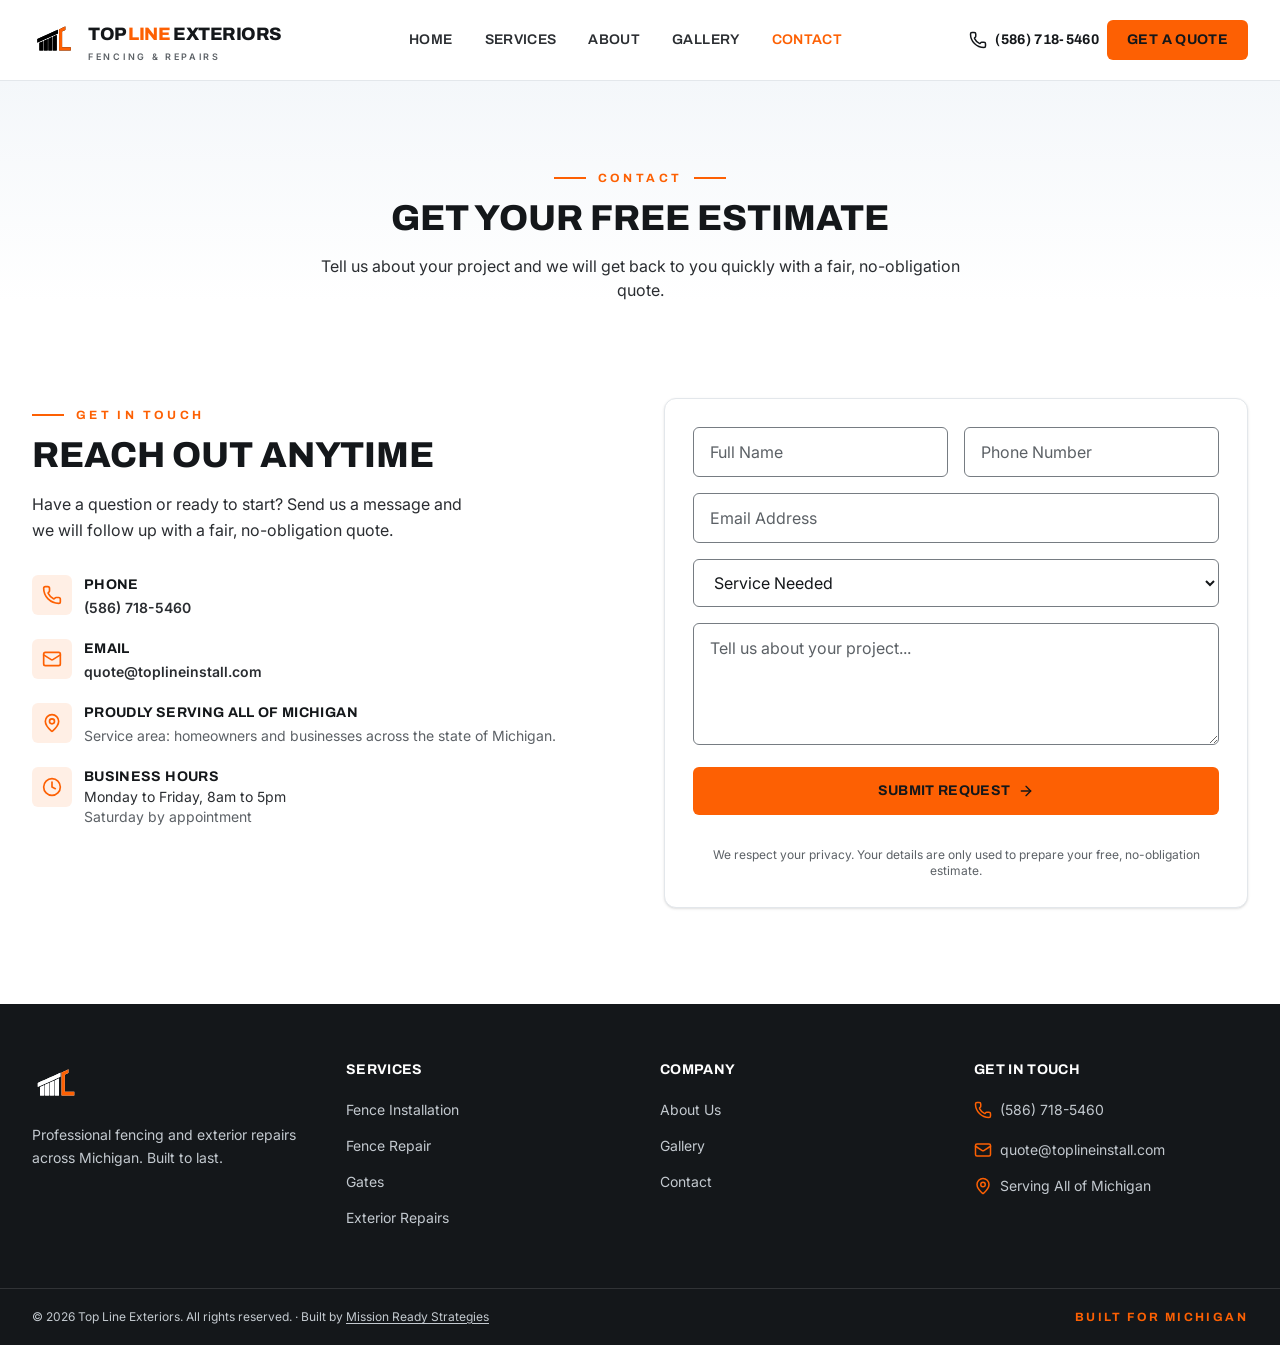
<file: contact.html>
<!DOCTYPE html>
<html lang="en">
<head>
  <meta charset="UTF-8" />
  <meta name="viewport" content="width=device-width, initial-scale=1.0, viewport-fit=cover" />
  <title>Contact | Top Line Exteriors</title>
  <meta name="description" content="Request a free, no-obligation fencing or exterior repair estimate from Top Line Exteriors, serving all of Michigan." />
  <meta name="theme-color" content="#FFFFFF" />

  <meta property="og:title" content="Contact | Top Line Exteriors" />
  <meta property="og:description" content="Request a free, no-obligation fencing or exterior repair estimate from Top Line Exteriors, serving all of Michigan." />
  <meta property="og:type" content="website" />
  <meta property="og:url" content="https://toplineinstall.com/contact.html" />
  <meta property="og:site_name" content="Top Line Exteriors" />
  <meta property="og:image" content="https://toplineinstall.com/assets/og-image.jpg" />
  <meta property="og:image:width" content="1200" />
  <meta property="og:image:height" content="630" />
  <meta name="twitter:card" content="summary_large_image" />
  <meta name="twitter:image" content="https://toplineinstall.com/assets/og-image.jpg" />
  <link rel="canonical" href="https://toplineinstall.com/contact.html" />

  <link rel="icon" href="assets/favicon.svg" type="image/svg+xml" />
  <link rel="icon" href="assets/favicon-32.png" sizes="32x32" type="image/png" />
  <link rel="apple-touch-icon" href="assets/apple-touch-icon.png" />
  <link rel="manifest" href="assets/site.webmanifest" />
  <link rel="preconnect" href="https://fonts.googleapis.com" />
  <link rel="preconnect" href="https://fonts.gstatic.com" crossorigin />
  <link href="https://fonts.googleapis.com/css2?family=Archivo:wght@500;600;700;800;900&family=Inter:wght@400;500;600&display=swap" rel="stylesheet" />
  <link rel="stylesheet" href="assets/css/site.css" />

  <script type="application/ld+json">
  {"@context":"https://schema.org","@graph":[{"@type":"ContactPage","url":"https://toplineinstall.com/contact.html","name":"Contact","description":"Request a free, no-obligation fencing or exterior repair estimate from Top Line Exteriors, serving all of Michigan.","contactPoint":{"@type":"ContactPoint","contactType":"Customer Service","telephone":"+1-586-718-5460","email":"quote@toplineinstall.com","areaServed":{"@type":"State","name":"Michigan"}},"publisher":{"@type":["GeneralContractor","HomeAndConstructionBusiness"],"@id":"https://toplineinstall.com/#business","name":"Top Line Exteriors"}},{"@type":"BreadcrumbList","itemListElement":[{"@type":"ListItem","position":1,"name":"Home","item":"https://toplineinstall.com/"},{"@type":"ListItem","position":2,"name":"Contact","item":"https://toplineinstall.com/contact.html"}]}]}
  </script>
</head>

<body class="bg-surface-darkest font-body text-body antialiased">
  <a href="#main" class="skip-link">Skip to content</a>
<svg xmlns="http://www.w3.org/2000/svg" width="0" height="0" style="position:absolute" aria-hidden="true"><symbol id="ic-fence" viewBox="0 0 24 24" fill="none" stroke="currentColor" stroke-width="2" stroke-linecap="round" stroke-linejoin="round"><path d="M4 3 2 5v15c0 .6.4 1 1 1h2c.6 0 1-.4 1-1V5Z" /> <path d="M6 8h4" /> <path d="M6 18h4" /> <path d="m12 3-2 2v15c0 .6.4 1 1 1h2c.6 0 1-.4 1-1V5Z" /> <path d="M14 8h4" /> <path d="M14 18h4" /> <path d="m20 3-2 2v15c0 .6.4 1 1 1h2c.6 0 1-.4 1-1V5Z" /></symbol><symbol id="ic-wrench" viewBox="0 0 24 24" fill="none" stroke="currentColor" stroke-width="2" stroke-linecap="round" stroke-linejoin="round"><path d="M14.7 6.3a1 1 0 0 0 0 1.4l1.6 1.6a1 1 0 0 0 1.4 0l3.106-3.105c.32-.322.863-.22.983.218a6 6 0 0 1-8.259 7.057l-7.91 7.91a1 1 0 0 1-2.999-3l7.91-7.91a6 6 0 0 1 7.057-8.259c.438.12.54.662.219.984z" /></symbol><symbol id="ic-door-open" viewBox="0 0 24 24" fill="none" stroke="currentColor" stroke-width="2" stroke-linecap="round" stroke-linejoin="round"><path d="M11 20H2" /> <path d="M11 4.562v16.157a1 1 0 0 0 1.242.97L19 20V5.562a2 2 0 0 0-1.515-1.94l-4-1A2 2 0 0 0 11 4.561z" /> <path d="M11 4H8a2 2 0 0 0-2 2v14" /> <path d="M14 12h.01" /> <path d="M22 20h-3" /></symbol><symbol id="ic-house" viewBox="0 0 24 24" fill="none" stroke="currentColor" stroke-width="2" stroke-linecap="round" stroke-linejoin="round"><path d="M15 21v-8a1 1 0 0 0-1-1h-4a1 1 0 0 0-1 1v8" /> <path d="M3 10a2 2 0 0 1 .709-1.528l7-6a2 2 0 0 1 2.582 0l7 6A2 2 0 0 1 21 10v9a2 2 0 0 1-2 2H5a2 2 0 0 1-2-2z" /></symbol><symbol id="ic-shield-check" viewBox="0 0 24 24" fill="none" stroke="currentColor" stroke-width="2" stroke-linecap="round" stroke-linejoin="round"><path d="M20 13c0 5-3.5 7.5-7.66 8.95a1 1 0 0 1-.67-.01C7.5 20.5 4 18 4 13V6a1 1 0 0 1 1-1c2 0 4.5-1.2 6.24-2.72a1.17 1.17 0 0 1 1.52 0C14.51 3.81 17 5 19 5a1 1 0 0 1 1 1z" /> <path d="m9 12 2 2 4-4" /></symbol><symbol id="ic-award" viewBox="0 0 24 24" fill="none" stroke="currentColor" stroke-width="2" stroke-linecap="round" stroke-linejoin="round"><path d="m15.477 12.89 1.515 8.526a.5.5 0 0 1-.81.47l-3.58-2.687a1 1 0 0 0-1.197 0l-3.586 2.686a.5.5 0 0 1-.81-.469l1.514-8.526" /> <circle cx="12" cy="8" r="6" /></symbol><symbol id="ic-clock" viewBox="0 0 24 24" fill="none" stroke="currentColor" stroke-width="2" stroke-linecap="round" stroke-linejoin="round"><circle cx="12" cy="12" r="10" /> <path d="M12 6v6l4 2" /></symbol><symbol id="ic-map-pin" viewBox="0 0 24 24" fill="none" stroke="currentColor" stroke-width="2" stroke-linecap="round" stroke-linejoin="round"><path d="M20 10c0 4.993-5.539 10.193-7.399 11.799a1 1 0 0 1-1.202 0C9.539 20.193 4 14.993 4 10a8 8 0 0 1 16 0" /> <circle cx="12" cy="10" r="3" /></symbol><symbol id="ic-mail" viewBox="0 0 24 24" fill="none" stroke="currentColor" stroke-width="2" stroke-linecap="round" stroke-linejoin="round"><path d="m22 7-8.991 5.727a2 2 0 0 1-2.009 0L2 7" /> <rect x="2" y="4" width="20" height="16" rx="2" /></symbol><symbol id="ic-phone" viewBox="0 0 24 24" fill="none" stroke="currentColor" stroke-width="2" stroke-linecap="round" stroke-linejoin="round"><path d="M13.832 16.568a1 1 0 0 0 1.213-.303l.355-.465A2 2 0 0 1 17 15h3a2 2 0 0 1 2 2v3a2 2 0 0 1-2 2A18 18 0 0 1 2 4a2 2 0 0 1 2-2h3a2 2 0 0 1 2 2v3a2 2 0 0 1-.8 1.6l-.468.351a1 1 0 0 0-.292 1.233 14 14 0 0 0 6.392 6.384" /></symbol><symbol id="ic-quote" viewBox="0 0 24 24" fill="none" stroke="currentColor" stroke-width="2" stroke-linecap="round" stroke-linejoin="round"><path d="M16 3a2 2 0 0 0-2 2v6a2 2 0 0 0 2 2 1 1 0 0 1 1 1v1a2 2 0 0 1-2 2 1 1 0 0 0-1 1v2a1 1 0 0 0 1 1 6 6 0 0 0 6-6V5a2 2 0 0 0-2-2z" /> <path d="M5 3a2 2 0 0 0-2 2v6a2 2 0 0 0 2 2 1 1 0 0 1 1 1v1a2 2 0 0 1-2 2 1 1 0 0 0-1 1v2a1 1 0 0 0 1 1 6 6 0 0 0 6-6V5a2 2 0 0 0-2-2z" /></symbol><symbol id="ic-star" viewBox="0 0 24 24" fill="currentColor" stroke="none"><path d="M11.525 2.295a.53.53 0 0 1 .95 0l2.31 4.679a2.123 2.123 0 0 0 1.595 1.16l5.166.756a.53.53 0 0 1 .294.904l-3.736 3.638a2.123 2.123 0 0 0-.611 1.878l.882 5.14a.53.53 0 0 1-.771.56l-4.618-2.428a2.122 2.122 0 0 0-1.973 0L6.396 21.01a.53.53 0 0 1-.77-.56l.881-5.139a2.122 2.122 0 0 0-.611-1.879L2.16 9.795a.53.53 0 0 1 .294-.906l5.165-.755a2.122 2.122 0 0 0 1.597-1.16z" /></symbol><symbol id="ic-arrow-right" viewBox="0 0 24 24" fill="none" stroke="currentColor" stroke-width="2" stroke-linecap="round" stroke-linejoin="round"><path d="M5 12h14" /> <path d="m12 5 7 7-7 7" /></symbol><symbol id="ic-menu" viewBox="0 0 24 24" fill="none" stroke="currentColor" stroke-width="2" stroke-linecap="round" stroke-linejoin="round"><path d="M4 5h16" /> <path d="M4 12h16" /> <path d="M4 19h16" /></symbol><symbol id="ic-image" viewBox="0 0 24 24" fill="none" stroke="currentColor" stroke-width="2" stroke-linecap="round" stroke-linejoin="round"><rect width="18" height="18" x="3" y="3" rx="2" ry="2" /> <circle cx="9" cy="9" r="2" /> <path d="m21 15-3.086-3.086a2 2 0 0 0-2.828 0L6 21" /></symbol><symbol id="ic-check" viewBox="0 0 24 24" fill="none" stroke="currentColor" stroke-width="2" stroke-linecap="round" stroke-linejoin="round"><path d="M20 6 9 17l-5-5" /></symbol></svg>

  <!-- ===== HEADER ===== -->
  <header class="sticky top-0 z-50 border-b border-line bg-surface">
    <div class="container-page flex h-20 items-center justify-between gap-4">
      <a href="index.html" class="flex items-center gap-3">
        <img src="assets/logo-dark.svg" alt="" class="h-11 w-11 shrink-0" />
        <span class="leading-none">
          <span class="block font-display text-base font-extrabold uppercase tracking-tight text-ink sm:text-lg">Top <span class="text-brand">Line</span> Exteriors</span>
          <span class="mt-1 block text-[9px] font-semibold uppercase tracking-[0.3em] text-muted">Fencing &amp; Repairs</span>
        </span>
      </a>
      <nav class="hidden items-center gap-8 lg:flex">
        <a href="index.html" class="nav-link">Home</a>
        <a href="services.html" class="nav-link">Services</a>
        <a href="about.html" class="nav-link">About</a>
        <a href="gallery.html" class="nav-link">Gallery</a>
        <a href="contact.html" class="nav-link nav-link-active" aria-current="page">Contact</a>
      </nav>
      <div class="flex items-center gap-2">
        <a href="tel:+15867185460" class="hidden items-center gap-2 font-display text-sm font-bold uppercase tracking-wide text-ink transition hover:text-brand lg:inline-flex"><svg width="18" height="18" aria-hidden="true"><use href="#ic-phone"></use></svg>(586) 718-5460</a>
        <a href="tel:+15867185460" aria-label="Call (586) 718-5460" class="rounded-md p-2 text-ink transition hover:text-brand lg:hidden"><svg width="24" height="24" aria-hidden="true"><use href="#ic-phone"></use></svg></a>
        <a href="contact.html" class="btn btn-primary btn-sm hidden sm:inline-flex">Get a Quote</a>
        <button id="navToggle" aria-label="Toggle menu" aria-expanded="false" aria-controls="mobileMenu" class="rounded-md p-2 text-ink lg:hidden">
          <svg width="26" height="26" aria-hidden="true"><use href="#ic-menu"></use></svg>
        </button>
      </div>
    </div>
    <div id="mobileMenu" class="hidden border-t border-line bg-surface lg:hidden">
      <nav class="container-page flex flex-col py-2">
        <a href="index.html" class="nav-link py-3">Home</a>
        <a href="services.html" class="nav-link py-3">Services</a>
        <a href="about.html" class="nav-link py-3">About</a>
        <a href="gallery.html" class="nav-link py-3">Gallery</a>
        <a href="contact.html" class="nav-link nav-link-active py-3" aria-current="page">Contact</a>
        <a href="tel:+15867185460" class="nav-link flex items-center gap-2 py-3"><svg width="18" height="18" aria-hidden="true"><use href="#ic-phone"></use></svg>Call (586) 718-5460</a>
        <a href="contact.html" class="btn btn-primary btn-block my-3">Get a Quote</a>
      </nav>
    </div>
  </header>

  <main id="main" tabindex="-1">
    <!-- ===== PAGE HEADER ===== -->
    <section class="bg-gradient-to-b from-surface-muted to-surface pt-14 pb-0 lg:pt-20">
      <div class="container-page text-center">
        <p class="eyebrow eyebrow-center mb-3">Contact</p>
        <h1 class="section-title">Get Your Free Estimate</h1>
        <p class="mx-auto mt-4 max-w-2xl text-body">Tell us about your project and we will get back to you quickly with a fair, no-obligation quote.</p>
      </div>
    </section>

    <!-- ===== CONTACT DETAILS + FORM ===== -->
    <section class="section bg-surface">
      <div class="mx-auto grid max-w-7xl items-start gap-12 px-5 lg:grid-cols-2 lg:px-8">
        <div>
          <p class="eyebrow mb-3">Get In Touch</p>
          <h2 class="mb-4 section-title">Reach Out Anytime</h2>
          <p class="mb-8 max-w-md leading-relaxed text-body">Have a question or ready to start? Send us a message and we will follow up with a fair, no-obligation quote.</p>
          <ul class="space-y-5">
            <li class="flex items-start gap-3">
              <span class="inline-flex h-10 w-10 shrink-0 items-center justify-center rounded-md bg-brand/10 text-brand"><svg width="20" height="20" aria-hidden="true"><use href="#ic-phone"></use></svg></span>
              <span>
                <span class="block font-display text-sm font-bold uppercase tracking-wide text-ink">Phone</span>
                <a href="tel:+15867185460" class="text-sm font-semibold text-body hover:text-brand">(586) 718-5460</a>
              </span>
            </li>
            <li class="flex items-start gap-3">
              <span class="inline-flex h-10 w-10 shrink-0 items-center justify-center rounded-md bg-brand/10 text-brand"><svg width="20" height="20" aria-hidden="true"><use href="#ic-mail"></use></svg></span>
              <span>
                <span class="block font-display text-sm font-bold uppercase tracking-wide text-ink">Email</span>
                <a href="mailto:quote@toplineinstall.com" class="text-sm font-semibold text-body hover:text-brand">quote@toplineinstall.com</a>
              </span>
            </li>
            <li class="flex items-start gap-3">
              <span class="inline-flex h-10 w-10 shrink-0 items-center justify-center rounded-md bg-brand/10 text-brand"><svg width="20" height="20" aria-hidden="true"><use href="#ic-map-pin"></use></svg></span>
              <span>
                <span class="block font-display text-sm font-bold uppercase tracking-wide text-ink">Proudly Serving All of Michigan</span>
                <span class="text-sm text-muted">Service area: homeowners and businesses across the state of Michigan.</span>
              </span>
            </li>
            <li class="flex items-start gap-3">
              <span class="inline-flex h-10 w-10 shrink-0 items-center justify-center rounded-md bg-brand/10 text-brand"><svg width="20" height="20" aria-hidden="true"><use href="#ic-clock"></use></svg></span>
              <span>
                <span class="block font-display text-sm font-bold uppercase tracking-wide text-ink">Business Hours</span>
                <span class="block text-sm text-body">Monday to Friday, 8am to 5pm</span>
                <span class="block text-sm text-muted">Saturday by appointment</span>
              </span>
            </li>
          </ul>
        </div>
        <div class="card shadow-sm">
          <form class="js-contact-form space-y-4" novalidate>
            <input type="hidden" name="_subject" value="New quote request from toplineinstall.com" />
            <input type="hidden" name="_template" value="table" />
            <input type="hidden" name="_captcha" value="false" />
            <input type="text" name="_honey" class="hidden" style="display:none" tabindex="-1" autocomplete="off" aria-hidden="true" />
            <div class="grid gap-4 sm:grid-cols-2">
              <div>
                <label for="name" class="field-label">Full name</label>
                <input id="name" name="name" type="text" required placeholder="Full Name" autocomplete="name" class="input" />
              </div>
              <div>
                <label for="phone" class="field-label">Phone number</label>
                <input id="phone" name="phone" type="tel" placeholder="Phone Number" autocomplete="tel" class="input" />
              </div>
            </div>
            <div>
              <label for="email" class="field-label">Email address</label>
              <input id="email" name="email" type="email" required placeholder="Email Address" autocomplete="email" class="input" />
            </div>
            <div>
              <label for="service" class="field-label">Service needed</label>
              <select id="service" name="service" class="select">
                <option value="">Service Needed</option>
                <option>Fence Installation</option>
                <option>Fence Repair</option>
                <option>Gates</option>
                <option>Exterior Repairs</option>
              </select>
            </div>
            <div>
              <label for="message" class="field-label">Project details</label>
              <textarea id="message" name="message" rows="4" placeholder="Tell us about your project..." class="textarea"></textarea>
            </div>
            <button type="submit" class="btn btn-primary btn-block">Submit Request
              <svg width="16" height="16" aria-hidden="true"><use href="#ic-arrow-right"></use></svg>
            </button>
            <p data-form-status role="status" aria-live="polite" class="mt-3 text-sm text-muted"></p>
            <p class="text-center text-xs text-muted">We respect your privacy. Your details are only used to prepare your free, no-obligation estimate.</p>
          </form>
        </div>
      </div>
    </section>
  </main>

  <!-- ===== FOOTER ===== -->
  <footer class="bg-surface-darkest text-inverse-muted">
    <div class="container-page grid gap-10 py-14 sm:grid-cols-2 lg:grid-cols-4">
      <div>
        <img src="assets/logo-reversed.svg" alt="Top Line Exteriors" class="mb-4 h-12 w-12" />
        <p class="max-w-xs text-sm leading-relaxed text-inverse-muted">Professional fencing and exterior repairs across Michigan. Built to last.</p>
      </div>
      <div>
        <h3 class="mb-4 font-display text-sm font-bold uppercase tracking-wide text-inverse">Services</h3>
        <ul class="space-y-2 text-sm">
          <li><a href="services.html#fence-installation" class="inline-block py-1 hover:text-brand">Fence Installation</a></li>
          <li><a href="services.html#fence-repair" class="inline-block py-1 hover:text-brand">Fence Repair</a></li>
          <li><a href="services.html#gates" class="inline-block py-1 hover:text-brand">Gates</a></li>
          <li><a href="services.html#exterior-repairs" class="inline-block py-1 hover:text-brand">Exterior Repairs</a></li>
        </ul>
      </div>
      <div>
        <h3 class="mb-4 font-display text-sm font-bold uppercase tracking-wide text-inverse">Company</h3>
        <ul class="space-y-2 text-sm">
          <li><a href="about.html" class="inline-block py-1 hover:text-brand">About Us</a></li>
          <li><a href="gallery.html" class="inline-block py-1 hover:text-brand">Gallery</a></li>
          <li><a href="contact.html" class="inline-block py-1 hover:text-brand">Contact</a></li>
        </ul>
      </div>
      <div>
        <h3 class="mb-4 font-display text-sm font-bold uppercase tracking-wide text-inverse">Get in Touch</h3>
        <ul class="space-y-3 text-sm">
          <li class="flex items-center gap-2"><span class="text-brand"><svg width="18" height="18" aria-hidden="true"><use href="#ic-phone"></use></svg></span><a href="tel:+15867185460" class="inline-block py-1 hover:text-brand">(586) 718-5460</a></li>
          <li class="flex items-center gap-2"><span class="text-brand"><svg width="18" height="18" aria-hidden="true"><use href="#ic-mail"></use></svg></span><a href="mailto:quote@toplineinstall.com" class="inline-block py-1 hover:text-brand">quote@toplineinstall.com</a></li>
          <li class="flex items-center gap-2"><span class="text-brand"><svg width="18" height="18" aria-hidden="true"><use href="#ic-map-pin"></use></svg></span> Serving All of Michigan</li>
        </ul>
      </div>
    </div>
    <div class="border-t border-line-inverse">
      <div class="container-page flex flex-col items-center justify-between gap-2 py-5 text-xs text-inverse-muted sm:flex-row">
        <span class="text-center sm:text-left">&copy; 2026 Top Line Exteriors. All rights reserved. <span class="mt-1 block whitespace-nowrap sm:mt-0 sm:inline"><span class="hidden sm:inline">&middot; </span>Built by <a href="https://missionreadystrategies.com" class="underline underline-offset-2 hover:text-brand">Mission Ready Strategies</a></span></span>
        <span class="font-display font-bold uppercase tracking-[0.2em] text-brand">Built for Michigan</span>
      </div>
    </div>
  </footer>

  <script src="assets/js/contact-form.js" defer></script>
  <script>
    (function () {
      var btn = document.getElementById('navToggle'), menu = document.getElementById('mobileMenu');
      if (btn && menu) btn.addEventListener('click', function () {
        var open = menu.classList.toggle('hidden') === false;
        btn.setAttribute('aria-expanded', String(open));
      });
    })();
  </script>
</body>
</html>
</file>
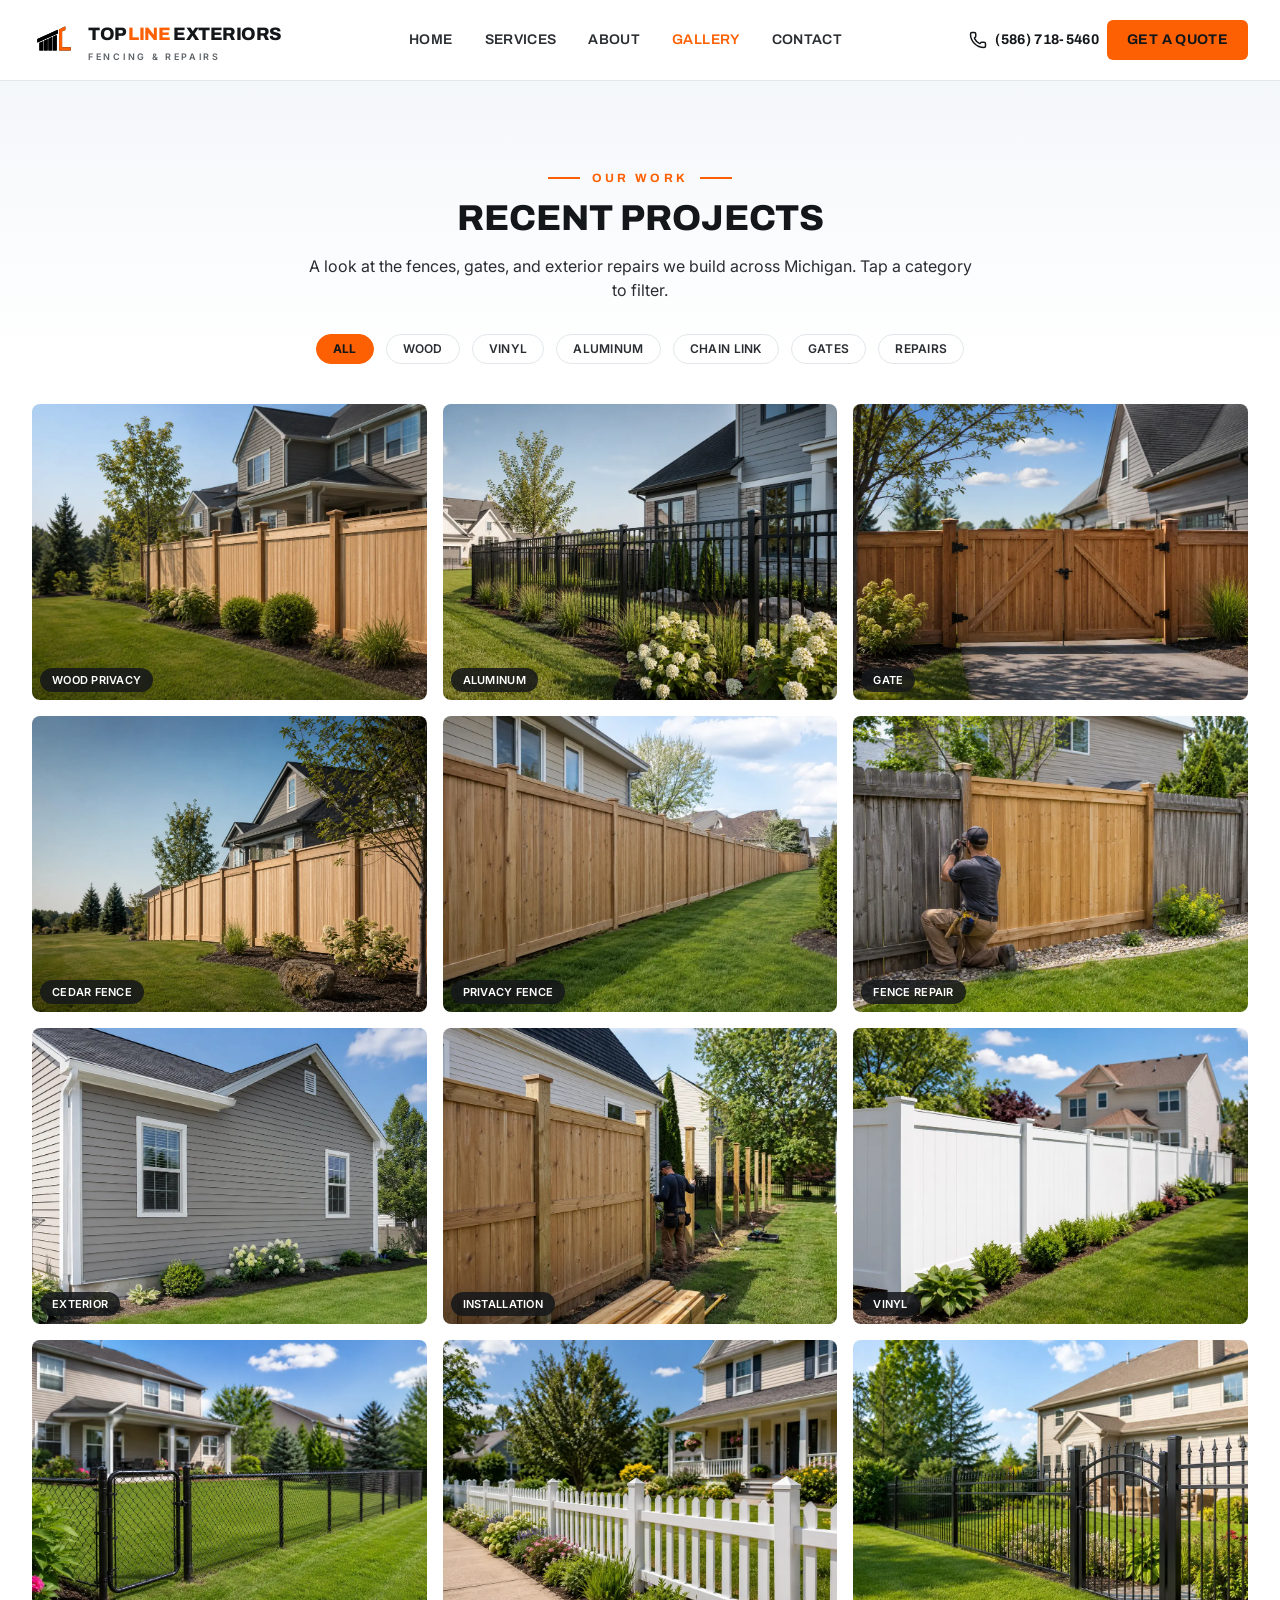
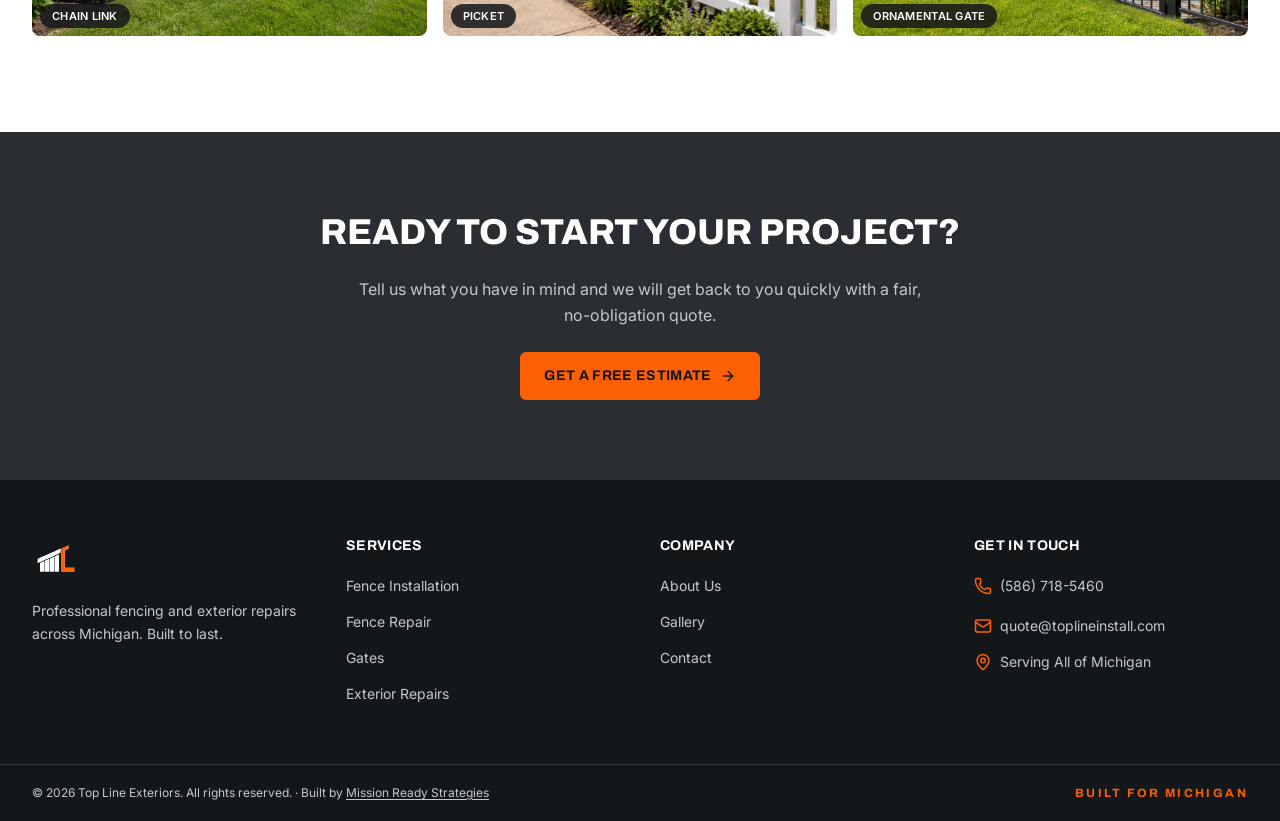
<file: gallery.html>
<!DOCTYPE html>
<html lang="en">
<head>
  <meta charset="UTF-8" />
  <meta name="viewport" content="width=device-width, initial-scale=1.0, viewport-fit=cover" />
  <title>Gallery | Top Line Exteriors</title>
  <meta name="description" content="See recent fencing, gate, and exterior repair projects by Top Line Exteriors across Michigan." />
  <meta name="theme-color" content="#FFFFFF" />

  <meta property="og:title" content="Gallery | Top Line Exteriors" />
  <meta property="og:description" content="See recent fencing, gate, and exterior repair projects by Top Line Exteriors across Michigan." />
  <meta property="og:type" content="website" />
  <meta property="og:url" content="https://toplineinstall.com/gallery.html" />
  <meta property="og:site_name" content="Top Line Exteriors" />
  <meta property="og:image" content="https://toplineinstall.com/assets/og-image.jpg" />
  <meta property="og:image:width" content="1200" />
  <meta property="og:image:height" content="630" />
  <meta name="twitter:card" content="summary_large_image" />
  <meta name="twitter:image" content="https://toplineinstall.com/assets/og-image.jpg" />
  <link rel="canonical" href="https://toplineinstall.com/gallery.html" />

  <link rel="icon" href="assets/favicon.svg" type="image/svg+xml" />
  <link rel="icon" href="assets/favicon-32.png" sizes="32x32" type="image/png" />
  <link rel="apple-touch-icon" href="assets/apple-touch-icon.png" />
  <link rel="manifest" href="assets/site.webmanifest" />
  <link rel="preconnect" href="https://fonts.googleapis.com" />
  <link rel="preconnect" href="https://fonts.gstatic.com" crossorigin />
  <link href="https://fonts.googleapis.com/css2?family=Archivo:wght@500;600;700;800;900&family=Inter:wght@400;500;600&display=swap" rel="stylesheet" />
  <link rel="stylesheet" href="assets/css/site.css" />

  <script type="application/ld+json">
  {"@context":"https://schema.org","@graph":[{"@type":"CollectionPage","url":"https://toplineinstall.com/gallery.html","name":"Gallery","description":"See recent fencing, gate, and exterior repair projects by Top Line Exteriors across Michigan."},{"@type":"BreadcrumbList","itemListElement":[{"@type":"ListItem","position":1,"name":"Home","item":"https://toplineinstall.com/"},{"@type":"ListItem","position":2,"name":"Gallery","item":"https://toplineinstall.com/gallery.html"}]}]}
  </script>
</head>

<body class="bg-surface-darkest font-body text-body antialiased">
  <a href="#main" class="skip-link">Skip to content</a>
<svg xmlns="http://www.w3.org/2000/svg" width="0" height="0" style="position:absolute" aria-hidden="true"><symbol id="ic-fence" viewBox="0 0 24 24" fill="none" stroke="currentColor" stroke-width="2" stroke-linecap="round" stroke-linejoin="round"><path d="M4 3 2 5v15c0 .6.4 1 1 1h2c.6 0 1-.4 1-1V5Z" /> <path d="M6 8h4" /> <path d="M6 18h4" /> <path d="m12 3-2 2v15c0 .6.4 1 1 1h2c.6 0 1-.4 1-1V5Z" /> <path d="M14 8h4" /> <path d="M14 18h4" /> <path d="m20 3-2 2v15c0 .6.4 1 1 1h2c.6 0 1-.4 1-1V5Z" /></symbol><symbol id="ic-wrench" viewBox="0 0 24 24" fill="none" stroke="currentColor" stroke-width="2" stroke-linecap="round" stroke-linejoin="round"><path d="M14.7 6.3a1 1 0 0 0 0 1.4l1.6 1.6a1 1 0 0 0 1.4 0l3.106-3.105c.32-.322.863-.22.983.218a6 6 0 0 1-8.259 7.057l-7.91 7.91a1 1 0 0 1-2.999-3l7.91-7.91a6 6 0 0 1 7.057-8.259c.438.12.54.662.219.984z" /></symbol><symbol id="ic-door-open" viewBox="0 0 24 24" fill="none" stroke="currentColor" stroke-width="2" stroke-linecap="round" stroke-linejoin="round"><path d="M11 20H2" /> <path d="M11 4.562v16.157a1 1 0 0 0 1.242.97L19 20V5.562a2 2 0 0 0-1.515-1.94l-4-1A2 2 0 0 0 11 4.561z" /> <path d="M11 4H8a2 2 0 0 0-2 2v14" /> <path d="M14 12h.01" /> <path d="M22 20h-3" /></symbol><symbol id="ic-house" viewBox="0 0 24 24" fill="none" stroke="currentColor" stroke-width="2" stroke-linecap="round" stroke-linejoin="round"><path d="M15 21v-8a1 1 0 0 0-1-1h-4a1 1 0 0 0-1 1v8" /> <path d="M3 10a2 2 0 0 1 .709-1.528l7-6a2 2 0 0 1 2.582 0l7 6A2 2 0 0 1 21 10v9a2 2 0 0 1-2 2H5a2 2 0 0 1-2-2z" /></symbol><symbol id="ic-shield-check" viewBox="0 0 24 24" fill="none" stroke="currentColor" stroke-width="2" stroke-linecap="round" stroke-linejoin="round"><path d="M20 13c0 5-3.5 7.5-7.66 8.95a1 1 0 0 1-.67-.01C7.5 20.5 4 18 4 13V6a1 1 0 0 1 1-1c2 0 4.5-1.2 6.24-2.72a1.17 1.17 0 0 1 1.52 0C14.51 3.81 17 5 19 5a1 1 0 0 1 1 1z" /> <path d="m9 12 2 2 4-4" /></symbol><symbol id="ic-award" viewBox="0 0 24 24" fill="none" stroke="currentColor" stroke-width="2" stroke-linecap="round" stroke-linejoin="round"><path d="m15.477 12.89 1.515 8.526a.5.5 0 0 1-.81.47l-3.58-2.687a1 1 0 0 0-1.197 0l-3.586 2.686a.5.5 0 0 1-.81-.469l1.514-8.526" /> <circle cx="12" cy="8" r="6" /></symbol><symbol id="ic-clock" viewBox="0 0 24 24" fill="none" stroke="currentColor" stroke-width="2" stroke-linecap="round" stroke-linejoin="round"><circle cx="12" cy="12" r="10" /> <path d="M12 6v6l4 2" /></symbol><symbol id="ic-map-pin" viewBox="0 0 24 24" fill="none" stroke="currentColor" stroke-width="2" stroke-linecap="round" stroke-linejoin="round"><path d="M20 10c0 4.993-5.539 10.193-7.399 11.799a1 1 0 0 1-1.202 0C9.539 20.193 4 14.993 4 10a8 8 0 0 1 16 0" /> <circle cx="12" cy="10" r="3" /></symbol><symbol id="ic-mail" viewBox="0 0 24 24" fill="none" stroke="currentColor" stroke-width="2" stroke-linecap="round" stroke-linejoin="round"><path d="m22 7-8.991 5.727a2 2 0 0 1-2.009 0L2 7" /> <rect x="2" y="4" width="20" height="16" rx="2" /></symbol><symbol id="ic-phone" viewBox="0 0 24 24" fill="none" stroke="currentColor" stroke-width="2" stroke-linecap="round" stroke-linejoin="round"><path d="M13.832 16.568a1 1 0 0 0 1.213-.303l.355-.465A2 2 0 0 1 17 15h3a2 2 0 0 1 2 2v3a2 2 0 0 1-2 2A18 18 0 0 1 2 4a2 2 0 0 1 2-2h3a2 2 0 0 1 2 2v3a2 2 0 0 1-.8 1.6l-.468.351a1 1 0 0 0-.292 1.233 14 14 0 0 0 6.392 6.384" /></symbol><symbol id="ic-quote" viewBox="0 0 24 24" fill="none" stroke="currentColor" stroke-width="2" stroke-linecap="round" stroke-linejoin="round"><path d="M16 3a2 2 0 0 0-2 2v6a2 2 0 0 0 2 2 1 1 0 0 1 1 1v1a2 2 0 0 1-2 2 1 1 0 0 0-1 1v2a1 1 0 0 0 1 1 6 6 0 0 0 6-6V5a2 2 0 0 0-2-2z" /> <path d="M5 3a2 2 0 0 0-2 2v6a2 2 0 0 0 2 2 1 1 0 0 1 1 1v1a2 2 0 0 1-2 2 1 1 0 0 0-1 1v2a1 1 0 0 0 1 1 6 6 0 0 0 6-6V5a2 2 0 0 0-2-2z" /></symbol><symbol id="ic-star" viewBox="0 0 24 24" fill="currentColor" stroke="none"><path d="M11.525 2.295a.53.53 0 0 1 .95 0l2.31 4.679a2.123 2.123 0 0 0 1.595 1.16l5.166.756a.53.53 0 0 1 .294.904l-3.736 3.638a2.123 2.123 0 0 0-.611 1.878l.882 5.14a.53.53 0 0 1-.771.56l-4.618-2.428a2.122 2.122 0 0 0-1.973 0L6.396 21.01a.53.53 0 0 1-.77-.56l.881-5.139a2.122 2.122 0 0 0-.611-1.879L2.16 9.795a.53.53 0 0 1 .294-.906l5.165-.755a2.122 2.122 0 0 0 1.597-1.16z" /></symbol><symbol id="ic-arrow-right" viewBox="0 0 24 24" fill="none" stroke="currentColor" stroke-width="2" stroke-linecap="round" stroke-linejoin="round"><path d="M5 12h14" /> <path d="m12 5 7 7-7 7" /></symbol><symbol id="ic-menu" viewBox="0 0 24 24" fill="none" stroke="currentColor" stroke-width="2" stroke-linecap="round" stroke-linejoin="round"><path d="M4 5h16" /> <path d="M4 12h16" /> <path d="M4 19h16" /></symbol><symbol id="ic-image" viewBox="0 0 24 24" fill="none" stroke="currentColor" stroke-width="2" stroke-linecap="round" stroke-linejoin="round"><rect width="18" height="18" x="3" y="3" rx="2" ry="2" /> <circle cx="9" cy="9" r="2" /> <path d="m21 15-3.086-3.086a2 2 0 0 0-2.828 0L6 21" /></symbol><symbol id="ic-check" viewBox="0 0 24 24" fill="none" stroke="currentColor" stroke-width="2" stroke-linecap="round" stroke-linejoin="round"><path d="M20 6 9 17l-5-5" /></symbol></svg>

  <!-- ===== HEADER ===== -->
  <header class="sticky top-0 z-50 border-b border-line bg-surface">
    <div class="container-page flex h-20 items-center justify-between gap-4">
      <a href="index.html" class="flex items-center gap-3">
        <img src="assets/logo-dark.svg" alt="" class="h-11 w-11 shrink-0" />
        <span class="leading-none">
          <span class="block font-display text-base font-extrabold uppercase tracking-tight text-ink sm:text-lg">Top <span class="text-brand">Line</span> Exteriors</span>
          <span class="mt-1 block text-[9px] font-semibold uppercase tracking-[0.3em] text-muted">Fencing &amp; Repairs</span>
        </span>
      </a>
      <nav class="hidden items-center gap-8 lg:flex">
        <a href="index.html" class="nav-link">Home</a>
        <a href="services.html" class="nav-link">Services</a>
        <a href="about.html" class="nav-link">About</a>
        <a href="gallery.html" class="nav-link nav-link-active" aria-current="page">Gallery</a>
        <a href="contact.html" class="nav-link">Contact</a>
      </nav>
      <div class="flex items-center gap-2">
        <a href="tel:+15867185460" class="hidden items-center gap-2 font-display text-sm font-bold uppercase tracking-wide text-ink transition hover:text-brand lg:inline-flex"><svg width="18" height="18" aria-hidden="true"><use href="#ic-phone"></use></svg>(586) 718-5460</a>
        <a href="tel:+15867185460" aria-label="Call (586) 718-5460" class="rounded-md p-2 text-ink transition hover:text-brand lg:hidden"><svg width="24" height="24" aria-hidden="true"><use href="#ic-phone"></use></svg></a>
        <a href="contact.html" class="btn btn-primary btn-sm hidden sm:inline-flex">Get a Quote</a>
        <button id="navToggle" aria-label="Toggle menu" aria-expanded="false" aria-controls="mobileMenu" class="rounded-md p-2 text-ink lg:hidden">
          <svg width="26" height="26" aria-hidden="true"><use href="#ic-menu"></use></svg>
        </button>
      </div>
    </div>
    <div id="mobileMenu" class="hidden border-t border-line bg-surface lg:hidden">
      <nav class="container-page flex flex-col py-2">
        <a href="index.html" class="nav-link py-3">Home</a>
        <a href="services.html" class="nav-link py-3">Services</a>
        <a href="about.html" class="nav-link py-3">About</a>
        <a href="gallery.html" class="nav-link nav-link-active py-3" aria-current="page">Gallery</a>
        <a href="contact.html" class="nav-link py-3">Contact</a>
        <a href="tel:+15867185460" class="nav-link flex items-center gap-2 py-3"><svg width="18" height="18" aria-hidden="true"><use href="#ic-phone"></use></svg>Call (586) 718-5460</a>
        <a href="contact.html" class="btn btn-primary btn-block my-3">Get a Quote</a>
      </nav>
    </div>
  </header>

  <main id="main" tabindex="-1">
    <!-- ===== PAGE HEADER ===== -->
    <section class="bg-gradient-to-b from-surface-muted to-surface pt-14 pb-0 lg:pt-20">
      <div class="container-page text-center">
        <p class="eyebrow eyebrow-center mb-3">Our Work</p>
        <h1 class="section-title">Recent Projects</h1>
        <p class="mx-auto mt-4 max-w-2xl text-body">A look at the fences, gates, and exterior repairs we build across Michigan. Tap a category to filter.</p>
        <div class="mt-8 flex flex-wrap justify-center gap-3" role="group" aria-label="Filter projects by category">
          <button type="button" class="chip" data-filter="all" aria-pressed="true">All</button>
          <button type="button" class="chip" data-filter="wood" aria-pressed="false">Wood</button>
          <button type="button" class="chip" data-filter="vinyl" aria-pressed="false">Vinyl</button>
          <button type="button" class="chip" data-filter="aluminum" aria-pressed="false">Aluminum</button>
          <button type="button" class="chip" data-filter="chain-link" aria-pressed="false">Chain Link</button>
          <button type="button" class="chip" data-filter="gates" aria-pressed="false">Gates</button>
          <button type="button" class="chip" data-filter="repairs" aria-pressed="false">Repairs</button>
        </div>
      </div>
    </section>

    <!-- ===== GALLERY GRID ===== -->
    <section class="bg-surface pt-8 pb-16 lg:pt-10 lg:pb-24">
      <div class="container-page">
        <div class="grid grid-cols-2 gap-4 lg:grid-cols-3">
          <figure data-cat="wood" class="relative overflow-hidden rounded-lg"><img src="assets/img/wood-privacy-fence.webp" width="1100" height="825" alt="Wood privacy fence" class="aspect-[4/3] w-full object-cover" loading="lazy" /><figcaption class="tag">Wood Privacy</figcaption></figure>
          <figure data-cat="aluminum" class="relative overflow-hidden rounded-lg"><img src="assets/img/aluminum-fence.webp" width="1100" height="825" alt="Black aluminum fence" class="aspect-[4/3] w-full object-cover" loading="lazy" /><figcaption class="tag">Aluminum</figcaption></figure>
          <figure data-cat="gates" class="relative overflow-hidden rounded-lg"><img src="assets/img/wood-gate.webp" width="1100" height="825" alt="Custom cedar swing gate" class="aspect-[4/3] w-full object-cover" loading="lazy" /><figcaption class="tag">Gate</figcaption></figure>
          <figure data-cat="wood" class="relative overflow-hidden rounded-lg"><img src="assets/img/hero-fence.webp" width="1440" height="1080" alt="Cedar privacy fence" class="aspect-[4/3] w-full object-cover" loading="lazy" /><figcaption class="tag">Cedar Fence</figcaption></figure>
          <figure data-cat="wood" class="relative overflow-hidden rounded-lg"><img src="assets/img/fence-installation.webp" width="1100" height="825" alt="Cedar privacy fence installation" class="aspect-[4/3] w-full object-cover" loading="lazy" /><figcaption class="tag">Privacy Fence</figcaption></figure>
          <figure data-cat="repairs" class="relative overflow-hidden rounded-lg"><img src="assets/img/fence-repair.webp" width="1100" height="825" alt="Fence repair, new panel" class="aspect-[4/3] w-full object-cover" loading="lazy" /><figcaption class="tag">Fence Repair</figcaption></figure>
          <figure data-cat="repairs" class="relative overflow-hidden rounded-lg"><img src="assets/img/exterior-repairs.webp" width="1100" height="825" alt="Siding and exterior repair" class="aspect-[4/3] w-full object-cover" loading="lazy" /><figcaption class="tag">Exterior</figcaption></figure>
          <figure data-cat="wood" class="relative overflow-hidden rounded-lg"><img src="assets/img/crew-install.webp" width="1100" height="825" alt="Fence installation in progress" class="aspect-[4/3] w-full object-cover" loading="lazy" /><figcaption class="tag">Installation</figcaption></figure>
          <figure data-cat="vinyl" class="relative overflow-hidden rounded-lg"><img src="assets/img/vinyl-fence.webp" width="1100" height="825" alt="White vinyl privacy fence" class="aspect-[4/3] w-full object-cover" loading="lazy" /><figcaption class="tag">Vinyl</figcaption></figure>
          <figure data-cat="chain-link" class="relative overflow-hidden rounded-lg"><img src="assets/img/chain-link-fence.webp" width="1100" height="825" alt="Black chain link fence" class="aspect-[4/3] w-full object-cover" loading="lazy" /><figcaption class="tag">Chain Link</figcaption></figure>
          <figure data-cat="wood" class="relative overflow-hidden rounded-lg"><img src="assets/img/picket-fence.webp" width="1100" height="825" alt="White picket fence" class="aspect-[4/3] w-full object-cover" loading="lazy" /><figcaption class="tag">Picket</figcaption></figure>
          <figure data-cat="gates" class="relative overflow-hidden rounded-lg"><img src="assets/img/ornamental-gate.webp" width="1100" height="825" alt="Black aluminum ornamental fence with gate" class="aspect-[4/3] w-full object-cover" loading="lazy" /><figcaption class="tag">Ornamental Gate</figcaption></figure>
        </div>
      </div>
    </section>

    <!-- ===== CTA BAND ===== -->
    <section class="section-tight bg-surface-dark text-inverse">
      <div class="container-page flex flex-col items-center gap-6 text-center">
        <h2 class="section-title text-inverse">Ready to Start Your Project?</h2>
        <p class="max-w-xl leading-relaxed text-inverse-muted">Tell us what you have in mind and we will get back to you quickly with a fair, no-obligation quote.</p>
        <a href="contact.html" class="btn btn-primary">Get a Free Estimate
          <svg width="16" height="16" aria-hidden="true"><use href="#ic-arrow-right"></use></svg>
        </a>
      </div>
    </section>
  </main>

  <!-- ===== FOOTER ===== -->
  <footer class="bg-surface-darkest text-inverse-muted">
    <div class="container-page grid gap-10 py-14 sm:grid-cols-2 lg:grid-cols-4">
      <div>
        <img src="assets/logo-reversed.svg" alt="Top Line Exteriors" class="mb-4 h-12 w-12" />
        <p class="max-w-xs text-sm leading-relaxed text-inverse-muted">Professional fencing and exterior repairs across Michigan. Built to last.</p>
      </div>
      <div>
        <h3 class="mb-4 font-display text-sm font-bold uppercase tracking-wide text-inverse">Services</h3>
        <ul class="space-y-2 text-sm">
          <li><a href="services.html#fence-installation" class="inline-block py-1 hover:text-brand">Fence Installation</a></li>
          <li><a href="services.html#fence-repair" class="inline-block py-1 hover:text-brand">Fence Repair</a></li>
          <li><a href="services.html#gates" class="inline-block py-1 hover:text-brand">Gates</a></li>
          <li><a href="services.html#exterior-repairs" class="inline-block py-1 hover:text-brand">Exterior Repairs</a></li>
        </ul>
      </div>
      <div>
        <h3 class="mb-4 font-display text-sm font-bold uppercase tracking-wide text-inverse">Company</h3>
        <ul class="space-y-2 text-sm">
          <li><a href="about.html" class="inline-block py-1 hover:text-brand">About Us</a></li>
          <li><a href="gallery.html" class="inline-block py-1 hover:text-brand">Gallery</a></li>
          <li><a href="contact.html" class="inline-block py-1 hover:text-brand">Contact</a></li>
        </ul>
      </div>
      <div>
        <h3 class="mb-4 font-display text-sm font-bold uppercase tracking-wide text-inverse">Get in Touch</h3>
        <ul class="space-y-3 text-sm">
          <li class="flex items-center gap-2"><span class="text-brand"><svg width="18" height="18" aria-hidden="true"><use href="#ic-phone"></use></svg></span><a href="tel:+15867185460" class="inline-block py-1 hover:text-brand">(586) 718-5460</a></li>
          <li class="flex items-center gap-2"><span class="text-brand"><svg width="18" height="18" aria-hidden="true"><use href="#ic-mail"></use></svg></span><a href="mailto:quote@toplineinstall.com" class="inline-block py-1 hover:text-brand">quote@toplineinstall.com</a></li>
          <li class="flex items-center gap-2"><span class="text-brand"><svg width="18" height="18" aria-hidden="true"><use href="#ic-map-pin"></use></svg></span> Serving All of Michigan</li>
        </ul>
      </div>
    </div>
    <div class="border-t border-line-inverse">
      <div class="container-page flex flex-col items-center justify-between gap-2 py-5 text-xs text-inverse-muted sm:flex-row">
        <span class="text-center sm:text-left">&copy; 2026 Top Line Exteriors. All rights reserved. <span class="mt-1 block whitespace-nowrap sm:mt-0 sm:inline"><span class="hidden sm:inline">&middot; </span>Built by <a href="https://missionreadystrategies.com" class="underline underline-offset-2 hover:text-brand">Mission Ready Strategies</a></span></span>
        <span class="font-display font-bold uppercase tracking-[0.2em] text-brand">Built for Michigan</span>
      </div>
    </div>
  </footer>

  <script src="assets/js/contact-form.js" defer></script>
  <script>
    (function () {
      var btn = document.getElementById('navToggle'), menu = document.getElementById('mobileMenu');
      if (btn && menu) btn.addEventListener('click', function () {
        var open = menu.classList.toggle('hidden') === false;
        btn.setAttribute('aria-expanded', String(open));
      });
    })();
  </script>
  <script>
    (function () {
      var chips = document.querySelectorAll('[data-filter]');
      var tiles = document.querySelectorAll('[data-cat]');
      chips.forEach(function (c) {
        c.addEventListener('click', function () {
          var f = c.getAttribute('data-filter');
          chips.forEach(function (x) { x.setAttribute('aria-pressed', x === c ? 'true' : 'false'); });
          tiles.forEach(function (t) { t.style.display = (f === 'all' || t.getAttribute('data-cat') === f) ? '' : 'none'; });
        });
      });
    })();
  </script>
</body>
</html>
</file>
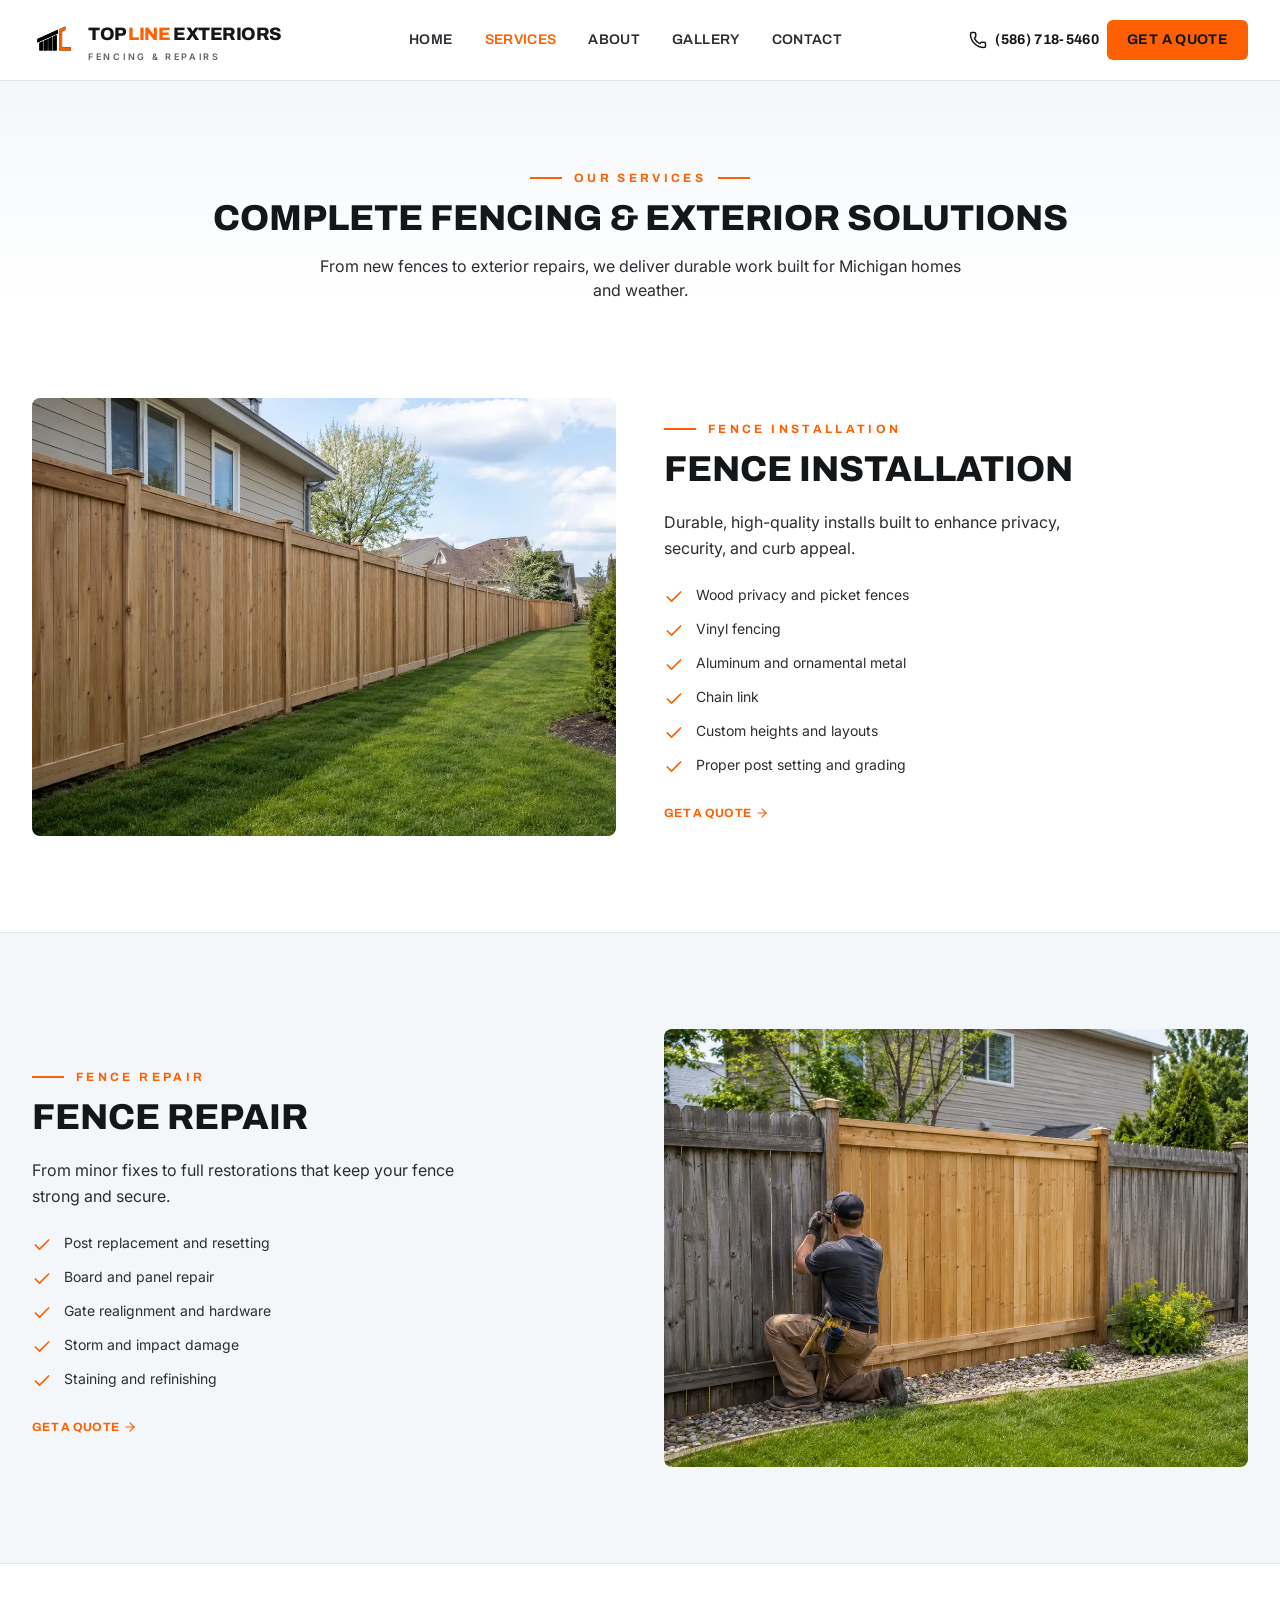
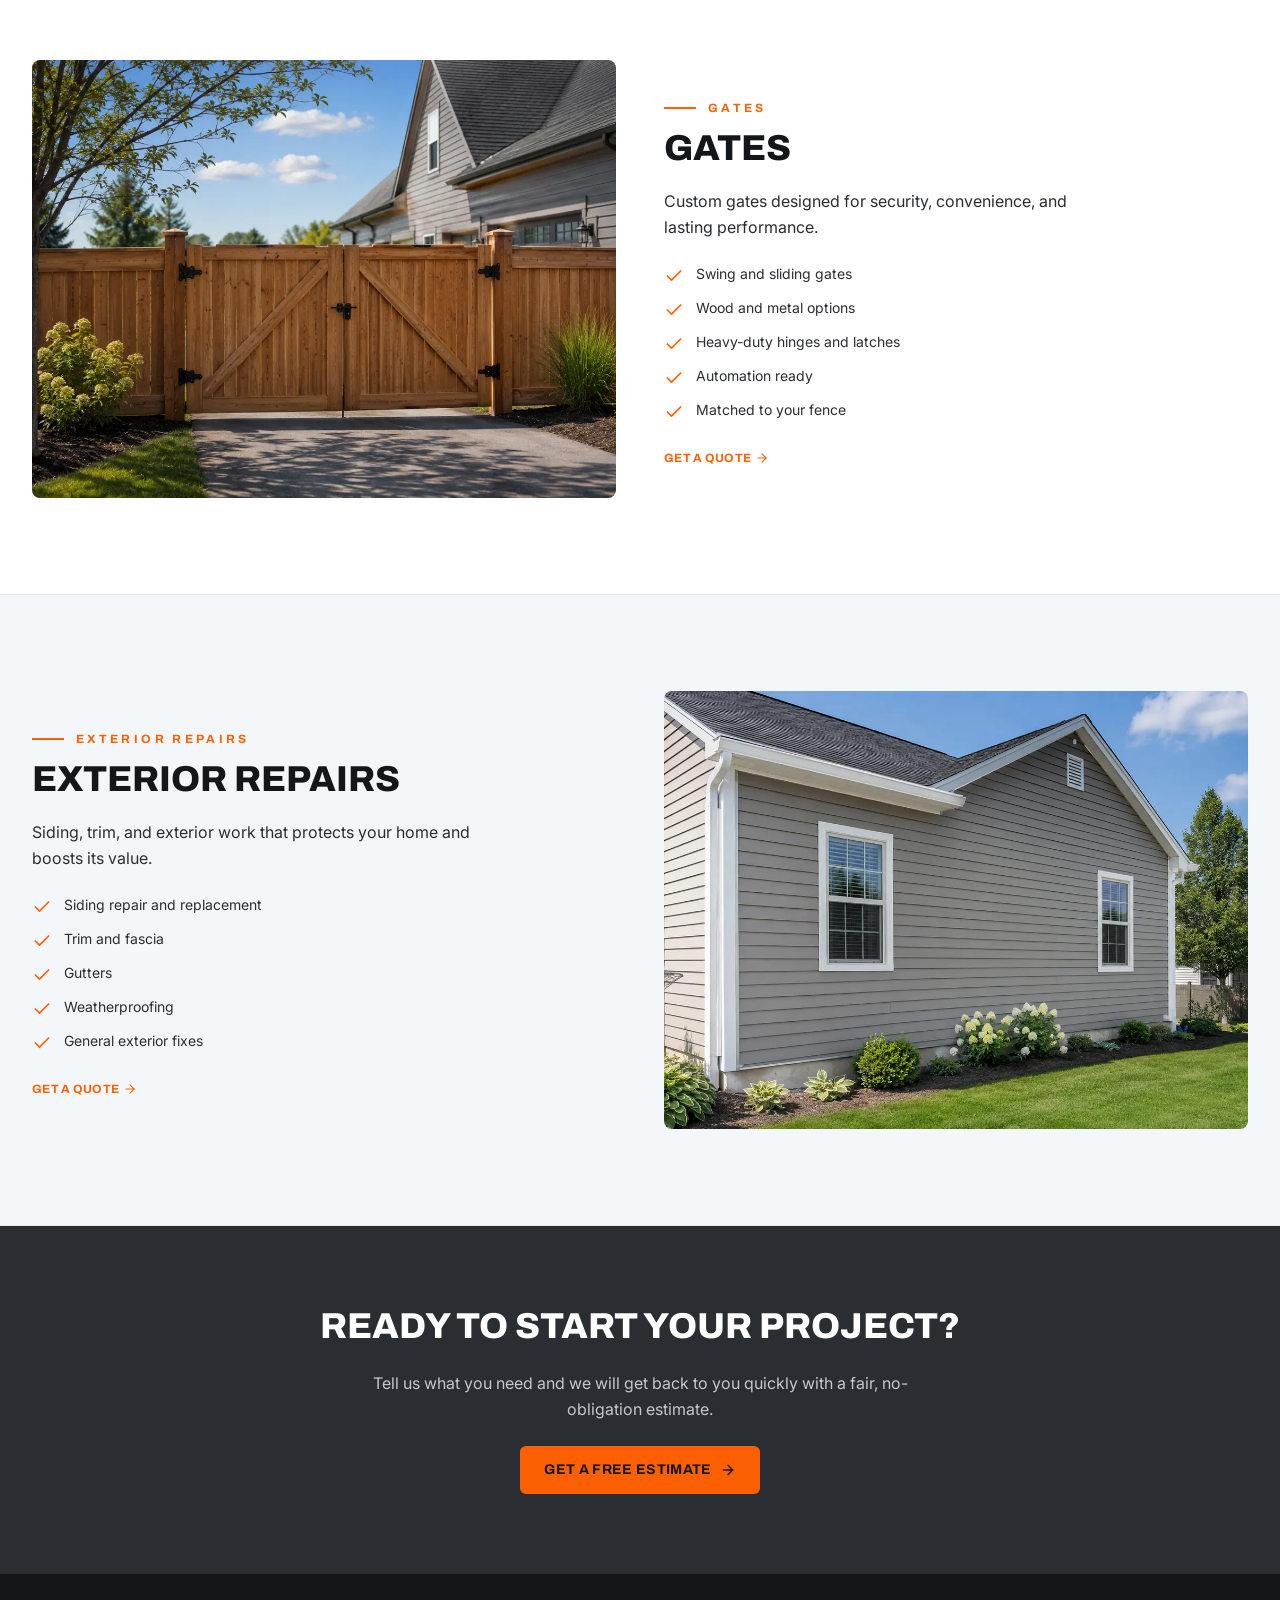
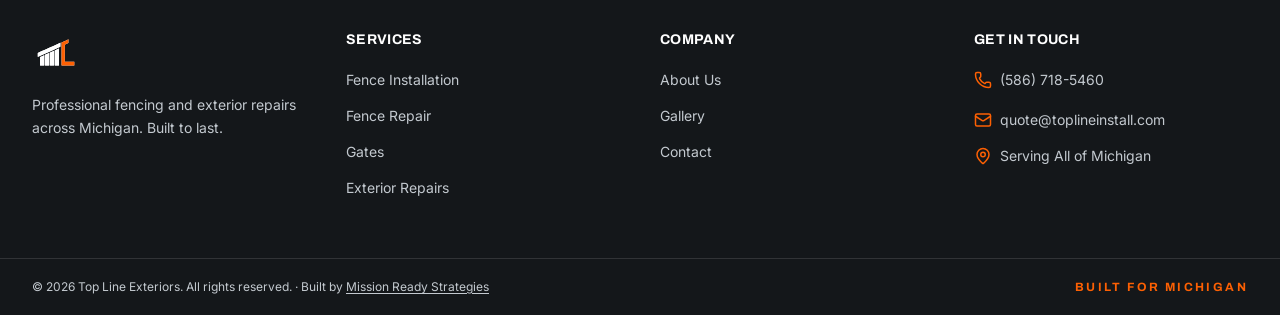
<file: services.html>
<!DOCTYPE html>
<html lang="en">
<head>
  <meta charset="UTF-8" />
  <meta name="viewport" content="width=device-width, initial-scale=1.0, viewport-fit=cover" />
  <title>Services | Top Line Exteriors</title>
  <meta name="description" content="Fence installation, fence repair, custom gates, and exterior repairs across Michigan. Quality craftsmanship built to last." />
  <meta name="theme-color" content="#FFFFFF" />

  <meta property="og:title" content="Services | Top Line Exteriors" />
  <meta property="og:description" content="Fence installation, fence repair, custom gates, and exterior repairs across Michigan. Quality craftsmanship built to last." />
  <meta property="og:type" content="website" />
  <meta property="og:url" content="https://toplineinstall.com/services.html" />
  <meta property="og:site_name" content="Top Line Exteriors" />
  <meta property="og:image" content="https://toplineinstall.com/assets/og-image.jpg" />
  <meta property="og:image:width" content="1200" />
  <meta property="og:image:height" content="630" />
  <meta name="twitter:card" content="summary_large_image" />
  <meta name="twitter:image" content="https://toplineinstall.com/assets/og-image.jpg" />
  <link rel="canonical" href="https://toplineinstall.com/services.html" />

  <link rel="icon" href="assets/favicon.svg" type="image/svg+xml" />
  <link rel="icon" href="assets/favicon-32.png" sizes="32x32" type="image/png" />
  <link rel="apple-touch-icon" href="assets/apple-touch-icon.png" />
  <link rel="manifest" href="assets/site.webmanifest" />
  <link rel="preconnect" href="https://fonts.googleapis.com" />
  <link rel="preconnect" href="https://fonts.gstatic.com" crossorigin />
  <link href="https://fonts.googleapis.com/css2?family=Archivo:wght@500;600;700;800;900&family=Inter:wght@400;500;600&display=swap" rel="stylesheet" />
  <link rel="stylesheet" href="assets/css/site.css" />

  <script type="application/ld+json">
  {"@context":"https://schema.org","@graph":[{"@type":"CollectionPage","url":"https://toplineinstall.com/services.html","name":"Services","description":"Fence installation, fence repair, custom gates, and exterior repairs across Michigan.","publisher":{"@id":"https://toplineinstall.com/#business"}},{"@type":"BreadcrumbList","itemListElement":[{"@type":"ListItem","position":1,"name":"Home","item":"https://toplineinstall.com/"},{"@type":"ListItem","position":2,"name":"Services","item":"https://toplineinstall.com/services.html"}]},{"@type":"ItemList","name":"Services","itemListElement":[{"@type":"ListItem","position":1,"item":{"@type":"Service","name":"Fence Installation","description":"Durable, high-quality installs built to enhance privacy, security, and curb appeal. Includes wood privacy and picket fences, vinyl fencing, aluminum and ornamental metal, chain link, custom heights and layouts, and proper post setting and grading.","url":"https://toplineinstall.com/services.html#fence-installation","areaServed":{"@type":"State","name":"Michigan"},"provider":{"@type":["GeneralContractor","HomeAndConstructionBusiness"],"@id":"https://toplineinstall.com/#business","name":"Top Line Exteriors"},"serviceType":"Fence Installation"}},{"@type":"ListItem","position":2,"item":{"@type":"Service","name":"Fence Repair","description":"From minor fixes to full restorations that keep your fence strong and secure. Includes post replacement and resetting, board and panel repair, gate realignment and hardware, storm and impact damage, and staining and refinishing.","url":"https://toplineinstall.com/services.html#fence-repair","areaServed":{"@type":"State","name":"Michigan"},"provider":{"@type":["GeneralContractor","HomeAndConstructionBusiness"],"@id":"https://toplineinstall.com/#business","name":"Top Line Exteriors"},"serviceType":"Fence Repair"}},{"@type":"ListItem","position":3,"item":{"@type":"Service","name":"Gates","description":"Custom gates designed for security, convenience, and lasting performance. Includes swing and sliding gates, wood and metal options, heavy-duty hinges and latches, automation ready, and matched to your fence.","url":"https://toplineinstall.com/services.html#gates","areaServed":{"@type":"State","name":"Michigan"},"provider":{"@type":["GeneralContractor","HomeAndConstructionBusiness"],"@id":"https://toplineinstall.com/#business","name":"Top Line Exteriors"},"serviceType":"Gate Installation"}},{"@type":"ListItem","position":4,"item":{"@type":"Service","name":"Exterior Repairs","description":"Siding, trim, and exterior work that protects your home and boosts its value. Includes siding repair and replacement, trim and fascia, gutters, weatherproofing, and general exterior fixes.","url":"https://toplineinstall.com/services.html#exterior-repairs","areaServed":{"@type":"State","name":"Michigan"},"provider":{"@type":["GeneralContractor","HomeAndConstructionBusiness"],"@id":"https://toplineinstall.com/#business","name":"Top Line Exteriors"},"serviceType":"Exterior Repairs"}}]}]}
  </script>
</head>

<body class="bg-surface-darkest font-body text-body antialiased">
  <a href="#main" class="skip-link">Skip to content</a>
<svg xmlns="http://www.w3.org/2000/svg" width="0" height="0" style="position:absolute" aria-hidden="true"><symbol id="ic-fence" viewBox="0 0 24 24" fill="none" stroke="currentColor" stroke-width="2" stroke-linecap="round" stroke-linejoin="round"><path d="M4 3 2 5v15c0 .6.4 1 1 1h2c.6 0 1-.4 1-1V5Z" /> <path d="M6 8h4" /> <path d="M6 18h4" /> <path d="m12 3-2 2v15c0 .6.4 1 1 1h2c.6 0 1-.4 1-1V5Z" /> <path d="M14 8h4" /> <path d="M14 18h4" /> <path d="m20 3-2 2v15c0 .6.4 1 1 1h2c.6 0 1-.4 1-1V5Z" /></symbol><symbol id="ic-wrench" viewBox="0 0 24 24" fill="none" stroke="currentColor" stroke-width="2" stroke-linecap="round" stroke-linejoin="round"><path d="M14.7 6.3a1 1 0 0 0 0 1.4l1.6 1.6a1 1 0 0 0 1.4 0l3.106-3.105c.32-.322.863-.22.983.218a6 6 0 0 1-8.259 7.057l-7.91 7.91a1 1 0 0 1-2.999-3l7.91-7.91a6 6 0 0 1 7.057-8.259c.438.12.54.662.219.984z" /></symbol><symbol id="ic-door-open" viewBox="0 0 24 24" fill="none" stroke="currentColor" stroke-width="2" stroke-linecap="round" stroke-linejoin="round"><path d="M11 20H2" /> <path d="M11 4.562v16.157a1 1 0 0 0 1.242.97L19 20V5.562a2 2 0 0 0-1.515-1.94l-4-1A2 2 0 0 0 11 4.561z" /> <path d="M11 4H8a2 2 0 0 0-2 2v14" /> <path d="M14 12h.01" /> <path d="M22 20h-3" /></symbol><symbol id="ic-house" viewBox="0 0 24 24" fill="none" stroke="currentColor" stroke-width="2" stroke-linecap="round" stroke-linejoin="round"><path d="M15 21v-8a1 1 0 0 0-1-1h-4a1 1 0 0 0-1 1v8" /> <path d="M3 10a2 2 0 0 1 .709-1.528l7-6a2 2 0 0 1 2.582 0l7 6A2 2 0 0 1 21 10v9a2 2 0 0 1-2 2H5a2 2 0 0 1-2-2z" /></symbol><symbol id="ic-shield-check" viewBox="0 0 24 24" fill="none" stroke="currentColor" stroke-width="2" stroke-linecap="round" stroke-linejoin="round"><path d="M20 13c0 5-3.5 7.5-7.66 8.95a1 1 0 0 1-.67-.01C7.5 20.5 4 18 4 13V6a1 1 0 0 1 1-1c2 0 4.5-1.2 6.24-2.72a1.17 1.17 0 0 1 1.52 0C14.51 3.81 17 5 19 5a1 1 0 0 1 1 1z" /> <path d="m9 12 2 2 4-4" /></symbol><symbol id="ic-award" viewBox="0 0 24 24" fill="none" stroke="currentColor" stroke-width="2" stroke-linecap="round" stroke-linejoin="round"><path d="m15.477 12.89 1.515 8.526a.5.5 0 0 1-.81.47l-3.58-2.687a1 1 0 0 0-1.197 0l-3.586 2.686a.5.5 0 0 1-.81-.469l1.514-8.526" /> <circle cx="12" cy="8" r="6" /></symbol><symbol id="ic-clock" viewBox="0 0 24 24" fill="none" stroke="currentColor" stroke-width="2" stroke-linecap="round" stroke-linejoin="round"><circle cx="12" cy="12" r="10" /> <path d="M12 6v6l4 2" /></symbol><symbol id="ic-map-pin" viewBox="0 0 24 24" fill="none" stroke="currentColor" stroke-width="2" stroke-linecap="round" stroke-linejoin="round"><path d="M20 10c0 4.993-5.539 10.193-7.399 11.799a1 1 0 0 1-1.202 0C9.539 20.193 4 14.993 4 10a8 8 0 0 1 16 0" /> <circle cx="12" cy="10" r="3" /></symbol><symbol id="ic-mail" viewBox="0 0 24 24" fill="none" stroke="currentColor" stroke-width="2" stroke-linecap="round" stroke-linejoin="round"><path d="m22 7-8.991 5.727a2 2 0 0 1-2.009 0L2 7" /> <rect x="2" y="4" width="20" height="16" rx="2" /></symbol><symbol id="ic-phone" viewBox="0 0 24 24" fill="none" stroke="currentColor" stroke-width="2" stroke-linecap="round" stroke-linejoin="round"><path d="M13.832 16.568a1 1 0 0 0 1.213-.303l.355-.465A2 2 0 0 1 17 15h3a2 2 0 0 1 2 2v3a2 2 0 0 1-2 2A18 18 0 0 1 2 4a2 2 0 0 1 2-2h3a2 2 0 0 1 2 2v3a2 2 0 0 1-.8 1.6l-.468.351a1 1 0 0 0-.292 1.233 14 14 0 0 0 6.392 6.384" /></symbol><symbol id="ic-quote" viewBox="0 0 24 24" fill="none" stroke="currentColor" stroke-width="2" stroke-linecap="round" stroke-linejoin="round"><path d="M16 3a2 2 0 0 0-2 2v6a2 2 0 0 0 2 2 1 1 0 0 1 1 1v1a2 2 0 0 1-2 2 1 1 0 0 0-1 1v2a1 1 0 0 0 1 1 6 6 0 0 0 6-6V5a2 2 0 0 0-2-2z" /> <path d="M5 3a2 2 0 0 0-2 2v6a2 2 0 0 0 2 2 1 1 0 0 1 1 1v1a2 2 0 0 1-2 2 1 1 0 0 0-1 1v2a1 1 0 0 0 1 1 6 6 0 0 0 6-6V5a2 2 0 0 0-2-2z" /></symbol><symbol id="ic-star" viewBox="0 0 24 24" fill="currentColor" stroke="none"><path d="M11.525 2.295a.53.53 0 0 1 .95 0l2.31 4.679a2.123 2.123 0 0 0 1.595 1.16l5.166.756a.53.53 0 0 1 .294.904l-3.736 3.638a2.123 2.123 0 0 0-.611 1.878l.882 5.14a.53.53 0 0 1-.771.56l-4.618-2.428a2.122 2.122 0 0 0-1.973 0L6.396 21.01a.53.53 0 0 1-.77-.56l.881-5.139a2.122 2.122 0 0 0-.611-1.879L2.16 9.795a.53.53 0 0 1 .294-.906l5.165-.755a2.122 2.122 0 0 0 1.597-1.16z" /></symbol><symbol id="ic-arrow-right" viewBox="0 0 24 24" fill="none" stroke="currentColor" stroke-width="2" stroke-linecap="round" stroke-linejoin="round"><path d="M5 12h14" /> <path d="m12 5 7 7-7 7" /></symbol><symbol id="ic-menu" viewBox="0 0 24 24" fill="none" stroke="currentColor" stroke-width="2" stroke-linecap="round" stroke-linejoin="round"><path d="M4 5h16" /> <path d="M4 12h16" /> <path d="M4 19h16" /></symbol><symbol id="ic-image" viewBox="0 0 24 24" fill="none" stroke="currentColor" stroke-width="2" stroke-linecap="round" stroke-linejoin="round"><rect width="18" height="18" x="3" y="3" rx="2" ry="2" /> <circle cx="9" cy="9" r="2" /> <path d="m21 15-3.086-3.086a2 2 0 0 0-2.828 0L6 21" /></symbol><symbol id="ic-check" viewBox="0 0 24 24" fill="none" stroke="currentColor" stroke-width="2" stroke-linecap="round" stroke-linejoin="round"><path d="M20 6 9 17l-5-5" /></symbol></svg>

  <!-- ===== HEADER ===== -->
  <header class="sticky top-0 z-50 border-b border-line bg-surface">
    <div class="container-page flex h-20 items-center justify-between gap-4">
      <a href="index.html" class="flex items-center gap-3">
        <img src="assets/logo-dark.svg" alt="" class="h-11 w-11 shrink-0" />
        <span class="leading-none">
          <span class="block font-display text-base font-extrabold uppercase tracking-tight text-ink sm:text-lg">Top <span class="text-brand">Line</span> Exteriors</span>
          <span class="mt-1 block text-[9px] font-semibold uppercase tracking-[0.3em] text-muted">Fencing &amp; Repairs</span>
        </span>
      </a>
      <nav class="hidden items-center gap-8 lg:flex">
        <a href="index.html" class="nav-link">Home</a>
        <a href="services.html" class="nav-link nav-link-active" aria-current="page">Services</a>
        <a href="about.html" class="nav-link">About</a>
        <a href="gallery.html" class="nav-link">Gallery</a>
        <a href="contact.html" class="nav-link">Contact</a>
      </nav>
      <div class="flex items-center gap-2">
        <a href="tel:+15867185460" class="hidden items-center gap-2 font-display text-sm font-bold uppercase tracking-wide text-ink transition hover:text-brand lg:inline-flex"><svg width="18" height="18" aria-hidden="true"><use href="#ic-phone"></use></svg>(586) 718-5460</a>
        <a href="tel:+15867185460" aria-label="Call (586) 718-5460" class="rounded-md p-2 text-ink transition hover:text-brand lg:hidden"><svg width="24" height="24" aria-hidden="true"><use href="#ic-phone"></use></svg></a>
        <a href="contact.html" class="btn btn-primary btn-sm hidden sm:inline-flex">Get a Quote</a>
        <button id="navToggle" aria-label="Toggle menu" aria-expanded="false" aria-controls="mobileMenu" class="rounded-md p-2 text-ink lg:hidden">
          <svg width="26" height="26" aria-hidden="true"><use href="#ic-menu"></use></svg>
        </button>
      </div>
    </div>
    <div id="mobileMenu" class="hidden border-t border-line bg-surface lg:hidden">
      <nav class="container-page flex flex-col py-2">
        <a href="index.html" class="nav-link py-3">Home</a>
        <a href="services.html" class="nav-link nav-link-active py-3" aria-current="page">Services</a>
        <a href="about.html" class="nav-link py-3">About</a>
        <a href="gallery.html" class="nav-link py-3">Gallery</a>
        <a href="contact.html" class="nav-link py-3">Contact</a>
        <a href="tel:+15867185460" class="nav-link flex items-center gap-2 py-3"><svg width="18" height="18" aria-hidden="true"><use href="#ic-phone"></use></svg>Call (586) 718-5460</a>
        <a href="contact.html" class="btn btn-primary btn-block my-3">Get a Quote</a>
      </nav>
    </div>
  </header>

  <main id="main" tabindex="-1">
    <!-- ===== PAGE HEADER ===== -->
    <section class="bg-gradient-to-b from-surface-muted to-surface pt-14 pb-0 lg:pt-20">
      <div class="container-page text-center">
        <p class="eyebrow eyebrow-center mb-3">Our Services</p>
        <h1 class="section-title">Complete Fencing &amp; Exterior Solutions</h1>
        <p class="mx-auto mt-4 max-w-2xl text-body">From new fences to exterior repairs, we deliver durable work built for Michigan homes and weather.</p>
      </div>
    </section>

    <!-- ===== FENCE INSTALLATION ===== -->
    <section id="fence-installation" class="section bg-surface">
      <div class="container-page grid items-center gap-12 lg:grid-cols-2">
        <img src="assets/img/fence-installation.webp" width="1100" height="825" alt="Wood privacy fence installation" class="aspect-[4/3] rounded-lg object-cover w-full" loading="lazy" />
        <div>
          <p class="eyebrow mb-3">Fence Installation</p>
          <h2 class="section-title">Fence Installation</h2>
          <p class="mt-5 max-w-md leading-relaxed text-body">Durable, high-quality installs built to enhance privacy, security, and curb appeal.</p>
          <ul class="mt-6 space-y-3">
            <li class="flex items-start gap-3 text-sm text-body"><span class="mt-0.5 text-brand"><svg width="20" height="20" aria-hidden="true"><use href="#ic-check"></use></svg></span> Wood privacy and picket fences</li>
            <li class="flex items-start gap-3 text-sm text-body"><span class="mt-0.5 text-brand"><svg width="20" height="20" aria-hidden="true"><use href="#ic-check"></use></svg></span> Vinyl fencing</li>
            <li class="flex items-start gap-3 text-sm text-body"><span class="mt-0.5 text-brand"><svg width="20" height="20" aria-hidden="true"><use href="#ic-check"></use></svg></span> Aluminum and ornamental metal</li>
            <li class="flex items-start gap-3 text-sm text-body"><span class="mt-0.5 text-brand"><svg width="20" height="20" aria-hidden="true"><use href="#ic-check"></use></svg></span> Chain link</li>
            <li class="flex items-start gap-3 text-sm text-body"><span class="mt-0.5 text-brand"><svg width="20" height="20" aria-hidden="true"><use href="#ic-check"></use></svg></span> Custom heights and layouts</li>
            <li class="flex items-start gap-3 text-sm text-body"><span class="mt-0.5 text-brand"><svg width="20" height="20" aria-hidden="true"><use href="#ic-check"></use></svg></span> Proper post setting and grading</li>
          </ul>
          <a href="contact.html" class="link-more mt-7">Get a quote <svg width="14" height="14" aria-hidden="true"><use href="#ic-arrow-right"></use></svg></a>
        </div>
      </div>
    </section>

    <!-- ===== FENCE REPAIR ===== -->
    <section id="fence-repair" class="section border-y border-line bg-surface-muted">
      <div class="container-page grid items-center gap-12 lg:grid-cols-2">
        <img src="assets/img/fence-repair.webp" width="1100" height="825" alt="Fence repair and panel replacement" class="aspect-[4/3] rounded-lg lg:order-2 object-cover w-full" loading="lazy" />
        <div class="lg:order-1">
          <p class="eyebrow mb-3">Fence Repair</p>
          <h2 class="section-title">Fence Repair</h2>
          <p class="mt-5 max-w-md leading-relaxed text-body">From minor fixes to full restorations that keep your fence strong and secure.</p>
          <ul class="mt-6 space-y-3">
            <li class="flex items-start gap-3 text-sm text-body"><span class="mt-0.5 text-brand"><svg width="20" height="20" aria-hidden="true"><use href="#ic-check"></use></svg></span> Post replacement and resetting</li>
            <li class="flex items-start gap-3 text-sm text-body"><span class="mt-0.5 text-brand"><svg width="20" height="20" aria-hidden="true"><use href="#ic-check"></use></svg></span> Board and panel repair</li>
            <li class="flex items-start gap-3 text-sm text-body"><span class="mt-0.5 text-brand"><svg width="20" height="20" aria-hidden="true"><use href="#ic-check"></use></svg></span> Gate realignment and hardware</li>
            <li class="flex items-start gap-3 text-sm text-body"><span class="mt-0.5 text-brand"><svg width="20" height="20" aria-hidden="true"><use href="#ic-check"></use></svg></span> Storm and impact damage</li>
            <li class="flex items-start gap-3 text-sm text-body"><span class="mt-0.5 text-brand"><svg width="20" height="20" aria-hidden="true"><use href="#ic-check"></use></svg></span> Staining and refinishing</li>
          </ul>
          <a href="contact.html" class="link-more mt-7">Get a quote <svg width="14" height="14" aria-hidden="true"><use href="#ic-arrow-right"></use></svg></a>
        </div>
      </div>
    </section>

    <!-- ===== GATES ===== -->
    <section id="gates" class="section bg-surface">
      <div class="container-page grid items-center gap-12 lg:grid-cols-2">
        <img src="assets/img/wood-gate.webp" width="1100" height="825" alt="Custom wood swing gate" class="aspect-[4/3] rounded-lg object-cover w-full" loading="lazy" />
        <div>
          <p class="eyebrow mb-3">Gates</p>
          <h2 class="section-title">Gates</h2>
          <p class="mt-5 max-w-md leading-relaxed text-body">Custom gates designed for security, convenience, and lasting performance.</p>
          <ul class="mt-6 space-y-3">
            <li class="flex items-start gap-3 text-sm text-body"><span class="mt-0.5 text-brand"><svg width="20" height="20" aria-hidden="true"><use href="#ic-check"></use></svg></span> Swing and sliding gates</li>
            <li class="flex items-start gap-3 text-sm text-body"><span class="mt-0.5 text-brand"><svg width="20" height="20" aria-hidden="true"><use href="#ic-check"></use></svg></span> Wood and metal options</li>
            <li class="flex items-start gap-3 text-sm text-body"><span class="mt-0.5 text-brand"><svg width="20" height="20" aria-hidden="true"><use href="#ic-check"></use></svg></span> Heavy-duty hinges and latches</li>
            <li class="flex items-start gap-3 text-sm text-body"><span class="mt-0.5 text-brand"><svg width="20" height="20" aria-hidden="true"><use href="#ic-check"></use></svg></span> Automation ready</li>
            <li class="flex items-start gap-3 text-sm text-body"><span class="mt-0.5 text-brand"><svg width="20" height="20" aria-hidden="true"><use href="#ic-check"></use></svg></span> Matched to your fence</li>
          </ul>
          <a href="contact.html" class="link-more mt-7">Get a quote <svg width="14" height="14" aria-hidden="true"><use href="#ic-arrow-right"></use></svg></a>
        </div>
      </div>
    </section>

    <!-- ===== EXTERIOR REPAIRS ===== -->
    <section id="exterior-repairs" class="section border-y border-line bg-surface-muted">
      <div class="container-page grid items-center gap-12 lg:grid-cols-2">
        <img src="assets/img/exterior-repairs.webp" width="1100" height="825" alt="Exterior siding repair" class="aspect-[4/3] rounded-lg lg:order-2 object-cover w-full" loading="lazy" />
        <div class="lg:order-1">
          <p class="eyebrow mb-3">Exterior Repairs</p>
          <h2 class="section-title">Exterior Repairs</h2>
          <p class="mt-5 max-w-md leading-relaxed text-body">Siding, trim, and exterior work that protects your home and boosts its value.</p>
          <ul class="mt-6 space-y-3">
            <li class="flex items-start gap-3 text-sm text-body"><span class="mt-0.5 text-brand"><svg width="20" height="20" aria-hidden="true"><use href="#ic-check"></use></svg></span> Siding repair and replacement</li>
            <li class="flex items-start gap-3 text-sm text-body"><span class="mt-0.5 text-brand"><svg width="20" height="20" aria-hidden="true"><use href="#ic-check"></use></svg></span> Trim and fascia</li>
            <li class="flex items-start gap-3 text-sm text-body"><span class="mt-0.5 text-brand"><svg width="20" height="20" aria-hidden="true"><use href="#ic-check"></use></svg></span> Gutters</li>
            <li class="flex items-start gap-3 text-sm text-body"><span class="mt-0.5 text-brand"><svg width="20" height="20" aria-hidden="true"><use href="#ic-check"></use></svg></span> Weatherproofing</li>
            <li class="flex items-start gap-3 text-sm text-body"><span class="mt-0.5 text-brand"><svg width="20" height="20" aria-hidden="true"><use href="#ic-check"></use></svg></span> General exterior fixes</li>
          </ul>
          <a href="contact.html" class="link-more mt-7">Get a quote <svg width="14" height="14" aria-hidden="true"><use href="#ic-arrow-right"></use></svg></a>
        </div>
      </div>
    </section>

    <!-- ===== CTA BAND ===== -->
    <section class="section-tight bg-surface-dark text-inverse">
      <div class="container-page flex flex-col items-center gap-6 text-center">
        <h2 class="font-display text-3xl font-extrabold uppercase sm:text-4xl">Ready to Start Your Project?</h2>
        <p class="max-w-xl leading-relaxed text-inverse-muted">Tell us what you need and we will get back to you quickly with a fair, no-obligation estimate.</p>
        <a href="contact.html" class="btn btn-primary">Get a free estimate
          <svg width="16" height="16" aria-hidden="true"><use href="#ic-arrow-right"></use></svg>
        </a>
      </div>
    </section>
  </main>

  <!-- ===== FOOTER ===== -->
  <footer class="bg-surface-darkest text-inverse-muted">
    <div class="container-page grid gap-10 py-14 sm:grid-cols-2 lg:grid-cols-4">
      <div>
        <img src="assets/logo-reversed.svg" alt="Top Line Exteriors" class="mb-4 h-12 w-12" />
        <p class="max-w-xs text-sm leading-relaxed text-inverse-muted">Professional fencing and exterior repairs across Michigan. Built to last.</p>
      </div>
      <div>
        <h3 class="mb-4 font-display text-sm font-bold uppercase tracking-wide text-inverse">Services</h3>
        <ul class="space-y-2 text-sm">
          <li><a href="services.html#fence-installation" class="inline-block py-1 hover:text-brand">Fence Installation</a></li>
          <li><a href="services.html#fence-repair" class="inline-block py-1 hover:text-brand">Fence Repair</a></li>
          <li><a href="services.html#gates" class="inline-block py-1 hover:text-brand">Gates</a></li>
          <li><a href="services.html#exterior-repairs" class="inline-block py-1 hover:text-brand">Exterior Repairs</a></li>
        </ul>
      </div>
      <div>
        <h3 class="mb-4 font-display text-sm font-bold uppercase tracking-wide text-inverse">Company</h3>
        <ul class="space-y-2 text-sm">
          <li><a href="about.html" class="inline-block py-1 hover:text-brand">About Us</a></li>
          <li><a href="gallery.html" class="inline-block py-1 hover:text-brand">Gallery</a></li>
          <li><a href="contact.html" class="inline-block py-1 hover:text-brand">Contact</a></li>
        </ul>
      </div>
      <div>
        <h3 class="mb-4 font-display text-sm font-bold uppercase tracking-wide text-inverse">Get in Touch</h3>
        <ul class="space-y-3 text-sm">
          <li class="flex items-center gap-2"><span class="text-brand"><svg width="18" height="18" aria-hidden="true"><use href="#ic-phone"></use></svg></span><a href="tel:+15867185460" class="inline-block py-1 hover:text-brand">(586) 718-5460</a></li>
          <li class="flex items-center gap-2"><span class="text-brand"><svg width="18" height="18" aria-hidden="true"><use href="#ic-mail"></use></svg></span><a href="mailto:quote@toplineinstall.com" class="inline-block py-1 hover:text-brand">quote@toplineinstall.com</a></li>
          <li class="flex items-center gap-2"><span class="text-brand"><svg width="18" height="18" aria-hidden="true"><use href="#ic-map-pin"></use></svg></span> Serving All of Michigan</li>
        </ul>
      </div>
    </div>
    <div class="border-t border-line-inverse">
      <div class="container-page flex flex-col items-center justify-between gap-2 py-5 text-xs text-inverse-muted sm:flex-row">
        <span class="text-center sm:text-left">&copy; 2026 Top Line Exteriors. All rights reserved. <span class="mt-1 block whitespace-nowrap sm:mt-0 sm:inline"><span class="hidden sm:inline">&middot; </span>Built by <a href="https://missionreadystrategies.com" class="underline underline-offset-2 hover:text-brand">Mission Ready Strategies</a></span></span>
        <span class="font-display font-bold uppercase tracking-[0.2em] text-brand">Built for Michigan</span>
      </div>
    </div>
  </footer>

  <script src="assets/js/contact-form.js" defer></script>
  <script>
    (function () {
      var btn = document.getElementById('navToggle'), menu = document.getElementById('mobileMenu');
      if (btn && menu) btn.addEventListener('click', function () {
        var open = menu.classList.toggle('hidden') === false;
        btn.setAttribute('aria-expanded', String(open));
      });
    })();
  </script>
</body>
</html>
</file>
<file: assets/css/site.css>
/*! tailwindcss v4.3.2 | MIT License | https://tailwindcss.com */
@layer properties{@supports (((-webkit-hyphens:none)) and (not (margin-trim:inline))) or ((-moz-orient:inline) and (not (color:rgb(from red r g b)))){*,:before,:after,::backdrop{--tw-rotate-x:initial;--tw-rotate-y:initial;--tw-rotate-z:initial;--tw-skew-x:initial;--tw-skew-y:initial;--tw-space-y-reverse:0;--tw-border-style:solid;--tw-gradient-position:initial;--tw-gradient-from:#0000;--tw-gradient-via:#0000;--tw-gradient-to:#0000;--tw-gradient-stops:initial;--tw-gradient-via-stops:initial;--tw-gradient-from-position:0%;--tw-gradient-via-position:50%;--tw-gradient-to-position:100%;--tw-leading:initial;--tw-font-weight:initial;--tw-tracking:initial;--tw-shadow:0 0 #0000;--tw-shadow-color:initial;--tw-shadow-alpha:100%;--tw-inset-shadow:0 0 #0000;--tw-inset-shadow-color:initial;--tw-inset-shadow-alpha:100%;--tw-ring-color:initial;--tw-ring-shadow:0 0 #0000;--tw-inset-ring-color:initial;--tw-inset-ring-shadow:0 0 #0000;--tw-ring-inset:initial;--tw-ring-offset-width:0px;--tw-ring-offset-color:#fff;--tw-ring-offset-shadow:0 0 #0000;--tw-translate-x:0;--tw-translate-y:0;--tw-translate-z:0}}}@layer theme{:root,:host{--font-sans:ui-sans-serif, system-ui, sans-serif, "Apple Color Emoji", "Segoe UI Emoji", "Segoe UI Symbol", "Noto Color Emoji";--font-mono:ui-monospace, SFMono-Regular, Menlo, Monaco, Consolas, "Liberation Mono", "Courier New", monospace;--spacing:.25rem;--container-xs:20rem;--container-md:28rem;--container-lg:32rem;--container-xl:36rem;--container-2xl:42rem;--container-4xl:56rem;--container-7xl:80rem;--text-xs:.75rem;--text-xs--line-height:calc(1 / .75);--text-sm:.875rem;--text-sm--line-height:calc(1.25 / .875);--text-base:1rem;--text-base--line-height:calc(1.5 / 1);--text-lg:1.125rem;--text-lg--line-height:calc(1.75 / 1.125);--text-xl:1.25rem;--text-xl--line-height:calc(1.75 / 1.25);--text-2xl:1.5rem;--text-2xl--line-height:calc(2 / 1.5);--text-3xl:1.875rem;--text-3xl--line-height:calc(2.25 / 1.875);--text-4xl:2.25rem;--text-4xl--line-height:calc(2.5 / 2.25);--text-5xl:3rem;--text-5xl--line-height:1;--text-6xl:3.75rem;--text-6xl--line-height:1;--text-7xl:4.5rem;--text-7xl--line-height:1;--text-8xl:6rem;--text-8xl--line-height:1;--font-weight-normal:400;--font-weight-semibold:600;--font-weight-bold:700;--font-weight-extrabold:800;--tracking-tight:-.025em;--tracking-wide:.025em;--tracking-widest:.1em;--leading-relaxed:1.625;--radius-md:.375rem;--radius-lg:.5rem;--radius-xl:.75rem;--default-transition-duration:.15s;--default-transition-timing-function:cubic-bezier(.4, 0, .2, 1);--default-font-family:var(--font-sans);--default-mono-font-family:var(--font-mono);--color-brand:#fd6003;--color-brand-hover:#e0540a;--color-on-brand:#14171a;--color-ink:#14171a;--color-body:#2a2d31;--color-muted:#5c6166;--color-inverse:#fff;--color-inverse-muted:#c3c9cf;--color-surface:#fff;--color-surface-muted:#f4f7fa;--color-surface-sunken:#eaeef2;--color-surface-dark:#2a2d31;--color-surface-darkest:#14171a;--color-line:#e3e7eb;--color-line-input:#767c82;--color-line-inverse:#ffffff1f;--font-display:"Archivo", system-ui, sans-serif;--font-body:"Inter", system-ui, sans-serif}}@layer base{*,:after,:before,::backdrop{box-sizing:border-box;border:0 solid;margin:0;padding:0}::file-selector-button{box-sizing:border-box;border:0 solid;margin:0;padding:0}html,:host{-webkit-text-size-adjust:100%;tab-size:4;line-height:1.5;font-family:var(--default-font-family,ui-sans-serif, system-ui, sans-serif, "Apple Color Emoji", "Segoe UI Emoji", "Segoe UI Symbol", "Noto Color Emoji");font-feature-settings:var(--default-font-feature-settings,normal);font-variation-settings:var(--default-font-variation-settings,normal);-webkit-tap-highlight-color:transparent}hr{height:0;color:inherit;border-top-width:1px}abbr:where([title]){-webkit-text-decoration:underline dotted;text-decoration:underline dotted}h1,h2,h3,h4,h5,h6{font-size:inherit;font-weight:inherit}a{color:inherit;-webkit-text-decoration:inherit;-webkit-text-decoration:inherit;-webkit-text-decoration:inherit;text-decoration:inherit}b,strong{font-weight:bolder}code,kbd,samp,pre{font-family:var(--default-mono-font-family,ui-monospace, SFMono-Regular, Menlo, Monaco, Consolas, "Liberation Mono", "Courier New", monospace);font-feature-settings:var(--default-mono-font-feature-settings,normal);font-variation-settings:var(--default-mono-font-variation-settings,normal);font-size:1em}small{font-size:80%}sub,sup{vertical-align:baseline;font-size:75%;line-height:0;position:relative}sub{bottom:-.25em}sup{top:-.5em}table{text-indent:0;border-color:inherit;border-collapse:collapse}:-moz-focusring{outline:auto}progress{vertical-align:baseline}summary{display:list-item}ol,ul,menu{list-style:none}img,svg,video,canvas,audio,iframe,embed,object{vertical-align:middle;display:block}img,video{max-width:100%;height:auto}button,input,select,optgroup,textarea{font:inherit;font-feature-settings:inherit;font-variation-settings:inherit;letter-spacing:inherit;color:inherit;opacity:1;background-color:#0000;border-radius:0}::file-selector-button{font:inherit;font-feature-settings:inherit;font-variation-settings:inherit;letter-spacing:inherit;color:inherit;opacity:1;background-color:#0000;border-radius:0}:where(select:is([multiple],[size])) optgroup{font-weight:bolder}:where(select:is([multiple],[size])) optgroup option{padding-inline-start:20px}::file-selector-button{margin-inline-end:4px}::placeholder{opacity:1}@supports (not ((-webkit-appearance:-apple-pay-button))) or (contain-intrinsic-size:1px){::placeholder{color:currentColor}@supports (color:color-mix(in lab, red, red)){::placeholder{color:color-mix(in oklab, currentcolor 50%, transparent)}}}textarea{resize:vertical}::-webkit-search-decoration{-webkit-appearance:none}::-webkit-date-and-time-value{min-height:1lh;text-align:inherit}::-webkit-datetime-edit{display:inline-flex}::-webkit-datetime-edit-fields-wrapper{padding:0}::-webkit-datetime-edit{padding-block:0}::-webkit-datetime-edit-year-field{padding-block:0}::-webkit-datetime-edit-month-field{padding-block:0}::-webkit-datetime-edit-day-field{padding-block:0}::-webkit-datetime-edit-hour-field{padding-block:0}::-webkit-datetime-edit-minute-field{padding-block:0}::-webkit-datetime-edit-second-field{padding-block:0}::-webkit-datetime-edit-millisecond-field{padding-block:0}::-webkit-datetime-edit-meridiem-field{padding-block:0}::-webkit-calendar-picker-indicator{line-height:1}:-moz-ui-invalid{box-shadow:none}button,input:where([type=button],[type=reset],[type=submit]){appearance:button}::file-selector-button{appearance:button}::-webkit-inner-spin-button{height:auto}::-webkit-outer-spin-button{height:auto}[hidden]:where(:not([hidden=until-found])){display:none!important}:where(a,button,input,select,textarea,summary,[tabindex]:not([tabindex="-1"])):focus-visible{outline:3px solid var(--color-brand);outline-offset:2px;border-radius:4px}}@layer components{.container-page{width:100%;max-width:var(--container-7xl);padding-inline:calc(var(--spacing) * 5);margin-inline:auto}@media (min-width:64rem){.container-page{padding-inline:calc(var(--spacing) * 8)}}.skip-link{top:calc(var(--spacing) * 2);left:calc(var(--spacing) * 2);z-index:100;--tw-translate-y:calc(150% * -1);translate:var(--tw-translate-x) var(--tw-translate-y);border-radius:var(--radius-md);background-color:var(--color-brand);padding-inline:calc(var(--spacing) * 4);padding-block:calc(var(--spacing) * 2);font-family:var(--font-display);font-size:var(--text-sm);line-height:var(--tw-leading,var(--text-sm--line-height));--tw-font-weight:var(--font-weight-bold);font-weight:var(--font-weight-bold);color:var(--color-on-brand);text-transform:uppercase;transition-property:color,background-color,border-color,outline-color,text-decoration-color,fill,stroke,--tw-gradient-from,--tw-gradient-via,--tw-gradient-to,opacity,box-shadow,transform,translate,scale,rotate,filter,-webkit-backdrop-filter,backdrop-filter,display,content-visibility,overlay,pointer-events;transition-timing-function:var(--tw-ease,var(--default-transition-timing-function));transition-duration:var(--tw-duration,var(--default-transition-duration));position:absolute}.skip-link:focus{--tw-translate-y:0;translate:var(--tw-translate-x) var(--tw-translate-y)}.section{padding-block:calc(var(--spacing) * 16)}@media (min-width:64rem){.section{padding-block:calc(var(--spacing) * 24)}}.section-tight{padding-block:calc(var(--spacing) * 14)}@media (min-width:64rem){.section-tight{padding-block:calc(var(--spacing) * 20)}}.btn{justify-content:center;align-items:center;gap:calc(var(--spacing) * 2);border-radius:var(--radius-md);padding-inline:calc(var(--spacing) * 6);padding-block:calc(var(--spacing) * 3.5);font-family:var(--font-display);font-size:var(--text-sm);line-height:var(--tw-leading,var(--text-sm--line-height));--tw-font-weight:var(--font-weight-bold);font-weight:var(--font-weight-bold);--tw-tracking:var(--tracking-wide);letter-spacing:var(--tracking-wide);text-transform:uppercase;transition-property:color,background-color,border-color,outline-color,text-decoration-color,fill,stroke,--tw-gradient-from,--tw-gradient-via,--tw-gradient-to,opacity,box-shadow,transform,translate,scale,rotate,filter,-webkit-backdrop-filter,backdrop-filter,display,content-visibility,overlay,pointer-events;transition-timing-function:var(--tw-ease,var(--default-transition-timing-function));transition-duration:var(--tw-duration,var(--default-transition-duration));display:inline-flex}.btn-sm{padding-inline:calc(var(--spacing) * 5);padding-block:calc(var(--spacing) * 2.5)}.btn-primary{background-color:var(--color-brand);color:var(--color-on-brand)}@media (hover:hover){.btn-primary:hover{background-color:var(--color-brand-hover)}}.btn-outline{border-style:var(--tw-border-style);border-width:2px;border-color:#2a2d314d}@supports (color:color-mix(in lab, red, red)){.btn-outline{border-color:color-mix(in oklab, var(--color-body) 30%, transparent)}}.btn-outline{color:var(--color-body)}@media (hover:hover){.btn-outline:hover{border-color:var(--color-body);background-color:var(--color-body);color:var(--color-inverse)}}.btn-inverse{background-color:var(--color-surface);color:var(--color-ink)}@media (hover:hover){.btn-inverse:hover{background-color:var(--color-surface-muted)}}.btn-outline-inverse{border-style:var(--tw-border-style);border-width:2px;border-color:#fff9}@supports (color:color-mix(in lab, red, red)){.btn-outline-inverse{border-color:color-mix(in oklab, var(--color-inverse) 60%, transparent)}}.btn-outline-inverse{color:var(--color-inverse)}@media (hover:hover){.btn-outline-inverse:hover{border-color:var(--color-inverse);background-color:var(--color-surface);color:var(--color-ink)}}.btn-block{width:100%}.field-label{clip-path:inset(50%);white-space:nowrap;border-width:0;width:1px;height:1px;margin:-1px;padding:0;position:absolute;overflow:hidden}.input,.select,.textarea{border-radius:var(--radius-md);border-style:var(--tw-border-style);border-width:1px;border-color:var(--color-line-input);background-color:var(--color-surface);width:100%;padding-inline:calc(var(--spacing) * 4);padding-block:calc(var(--spacing) * 3);font-size:var(--text-base);line-height:var(--tw-leading,var(--text-base--line-height));color:var(--color-ink)}:is(.input,.select,.textarea)::placeholder{color:var(--color-muted)}:is(.input,.select,.textarea):focus{border-color:var(--color-brand);--tw-ring-shadow:var(--tw-ring-inset,) 0 0 0 calc(2px + var(--tw-ring-offset-width)) var(--tw-ring-color,currentcolor);box-shadow:var(--tw-inset-shadow), var(--tw-inset-ring-shadow), var(--tw-ring-offset-shadow), var(--tw-ring-shadow), var(--tw-shadow);--tw-ring-color:var(--color-brand);--tw-outline-style:none;outline-style:none}.card{border-radius:var(--radius-xl);border-style:var(--tw-border-style);border-width:1px;border-color:var(--color-line);background-color:var(--color-surface);padding:calc(var(--spacing) * 7)}.card-hover{transition-property:color,background-color,border-color,outline-color,text-decoration-color,fill,stroke,--tw-gradient-from,--tw-gradient-via,--tw-gradient-to,opacity,box-shadow,transform,translate,scale,rotate,filter,-webkit-backdrop-filter,backdrop-filter,display,content-visibility,overlay,pointer-events;transition-timing-function:var(--tw-ease,var(--default-transition-timing-function));transition-duration:var(--tw-duration,var(--default-transition-duration))}@media (hover:hover){.card-hover:hover{border-color:var(--color-brand);--tw-shadow:0 10px 15px -3px var(--tw-shadow-color,#0000001a), 0 4px 6px -4px var(--tw-shadow-color,#0000001a);box-shadow:var(--tw-inset-shadow), var(--tw-inset-ring-shadow), var(--tw-ring-offset-shadow), var(--tw-ring-shadow), var(--tw-shadow)}}.eyebrow{align-items:center;gap:calc(var(--spacing) * 3);font-family:var(--font-display);font-size:var(--text-xs);line-height:var(--tw-leading,var(--text-xs--line-height));--tw-font-weight:var(--font-weight-bold);font-weight:var(--font-weight-bold);--tw-tracking:.28em;letter-spacing:.28em;color:var(--color-brand);text-transform:uppercase;display:inline-flex}.eyebrow:before{content:"";background:var(--color-brand);width:2rem;height:2px;display:block}.eyebrow-center{justify-content:center}.eyebrow-center:after{content:"";background:var(--color-brand);width:2rem;height:2px;display:block}.section-title{font-family:var(--font-display);font-size:var(--text-3xl);line-height:var(--tw-leading,var(--text-3xl--line-height));--tw-font-weight:var(--font-weight-extrabold);font-weight:var(--font-weight-extrabold);color:var(--color-ink);text-transform:uppercase}@media (min-width:40rem){.section-title{font-size:var(--text-4xl);line-height:var(--tw-leading,var(--text-4xl--line-height))}}.link-more{align-items:center;gap:var(--spacing);font-family:var(--font-display);font-size:var(--text-xs);line-height:var(--tw-leading,var(--text-xs--line-height));--tw-font-weight:var(--font-weight-bold);font-weight:var(--font-weight-bold);--tw-tracking:var(--tracking-wide);letter-spacing:var(--tracking-wide);color:var(--color-brand);text-transform:uppercase;display:inline-flex}.nav-link{font-family:var(--font-display);font-size:var(--text-sm);line-height:var(--tw-leading,var(--text-sm--line-height));--tw-font-weight:var(--font-weight-semibold);font-weight:var(--font-weight-semibold);--tw-tracking:var(--tracking-wide);letter-spacing:var(--tracking-wide);color:var(--color-body);text-transform:uppercase;transition-property:color,background-color,border-color,outline-color,text-decoration-color,fill,stroke,--tw-gradient-from,--tw-gradient-via,--tw-gradient-to,opacity,box-shadow,transform,translate,scale,rotate,filter,-webkit-backdrop-filter,backdrop-filter,display,content-visibility,overlay,pointer-events;transition-timing-function:var(--tw-ease,var(--default-transition-timing-function));transition-duration:var(--tw-duration,var(--default-transition-duration))}@media (hover:hover){.nav-link:hover{color:var(--color-brand)}}.nav-link-active{color:var(--color-brand)}.chip{cursor:pointer;border-style:var(--tw-border-style);border-width:1px;border-color:var(--color-line);padding-inline:calc(var(--spacing) * 4);padding-block:calc(var(--spacing) * 1.5);font-size:var(--text-xs);line-height:var(--tw-leading,var(--text-xs--line-height));--tw-font-weight:var(--font-weight-semibold);font-weight:var(--font-weight-semibold);--tw-tracking:var(--tracking-wide);letter-spacing:var(--tracking-wide);color:var(--color-body);text-transform:uppercase;transition-property:color,background-color,border-color,outline-color,text-decoration-color,fill,stroke,--tw-gradient-from,--tw-gradient-via,--tw-gradient-to,opacity,box-shadow,transform,translate,scale,rotate,filter,-webkit-backdrop-filter,backdrop-filter,display,content-visibility,overlay,pointer-events;transition-timing-function:var(--tw-ease,var(--default-transition-timing-function));transition-duration:var(--tw-duration,var(--default-transition-duration));border-radius:3.40282e38px}@media (hover:hover){.chip:hover{border-color:var(--color-brand)}}.chip[aria-pressed=true]{border-color:var(--color-brand);background-color:var(--color-brand);--tw-font-weight:var(--font-weight-bold);font-weight:var(--font-weight-bold);color:var(--color-on-brand)}.tag{bottom:calc(var(--spacing) * 2);left:calc(var(--spacing) * 2);background-color:#14171ad9;border-radius:3.40282e38px;position:absolute}@supports (color:color-mix(in lab, red, red)){.tag{background-color:color-mix(in oklab, var(--color-ink) 85%, transparent)}}.tag{padding-inline:calc(var(--spacing) * 3);padding-block:var(--spacing);--tw-font-weight:var(--font-weight-semibold);font-size:11px;font-weight:var(--font-weight-semibold);--tw-tracking:var(--tracking-wide);letter-spacing:var(--tracking-wide);color:var(--color-inverse);text-transform:uppercase}.placeholder{justify-content:center;align-items:center;gap:var(--spacing);background-color:var(--color-surface-sunken);text-align:center;color:var(--color-muted);flex-direction:column;display:flex}.placeholder-label{--tw-font-weight:var(--font-weight-semibold);font-size:11px;font-weight:var(--font-weight-semibold);--tw-tracking:var(--tracking-wide);letter-spacing:var(--tracking-wide);text-transform:uppercase}.placeholder-dim{font-family:var(--font-display);--tw-font-weight:var(--font-weight-bold);font-size:10px;font-weight:var(--font-weight-bold);--tw-tracking:var(--tracking-widest);letter-spacing:var(--tracking-widest);color:var(--color-muted);text-transform:uppercase}}@layer utilities{.pointer-events-none{pointer-events:none}.absolute{position:absolute}.relative{position:relative}.static{position:static}.sticky{position:sticky}.inset-0{inset:0}.-top-10{top:calc(var(--spacing) * -10)}.-top-20{top:calc(var(--spacing) * -20)}.top-0{top:0}.-bottom-10{bottom:calc(var(--spacing) * -10)}.-bottom-20{bottom:calc(var(--spacing) * -20)}.-left-4{left:calc(var(--spacing) * -4)}.left-3{left:calc(var(--spacing) * 3)}.left-\[8\%\]{left:8%}.left-\[16\%\]{left:16%}.z-10{z-index:10}.z-50{z-index:50}.mx-auto{margin-inline:auto}.my-3{margin-block:calc(var(--spacing) * 3)}.mt-0\.5{margin-top:calc(var(--spacing) * .5)}.mt-1{margin-top:var(--spacing)}.mt-3{margin-top:calc(var(--spacing) * 3)}.mt-4{margin-top:calc(var(--spacing) * 4)}.mt-5{margin-top:calc(var(--spacing) * 5)}.mt-6{margin-top:calc(var(--spacing) * 6)}.mt-7{margin-top:calc(var(--spacing) * 7)}.mt-8{margin-top:calc(var(--spacing) * 8)}.mt-10{margin-top:calc(var(--spacing) * 10)}.mb-2{margin-bottom:calc(var(--spacing) * 2)}.mb-3{margin-bottom:calc(var(--spacing) * 3)}.mb-4{margin-bottom:calc(var(--spacing) * 4)}.mb-5{margin-bottom:calc(var(--spacing) * 5)}.mb-6{margin-bottom:calc(var(--spacing) * 6)}.mb-8{margin-bottom:calc(var(--spacing) * 8)}.mb-10{margin-bottom:calc(var(--spacing) * 10)}.mb-12{margin-bottom:calc(var(--spacing) * 12)}.block{display:block}.flex{display:flex}.grid{display:grid}.hidden{display:none}.inline{display:inline}.inline-block{display:inline-block}.inline-flex{display:inline-flex}.table{display:table}.aspect-\[4\/3\]{aspect-ratio:4/3}.h-10{height:calc(var(--spacing) * 10)}.h-11{height:calc(var(--spacing) * 11)}.h-12{height:calc(var(--spacing) * 12)}.h-20{height:calc(var(--spacing) * 20)}.h-full{height:100%}.min-h-\[60vh\]{min-height:60vh}.min-h-\[300px\]{min-height:300px}.min-h-\[calc\(100svh_-_5rem_-_env\(safe-area-inset-top\)\)\]{min-height:calc(100svh - 5rem - env(safe-area-inset-top))}.w-3{width:calc(var(--spacing) * 3)}.w-5{width:calc(var(--spacing) * 5)}.w-9{width:calc(var(--spacing) * 9)}.w-10{width:calc(var(--spacing) * 10)}.w-11{width:calc(var(--spacing) * 11)}.w-12{width:calc(var(--spacing) * 12)}.w-full{width:100%}.max-w-2xl{max-width:var(--container-2xl)}.max-w-4xl{max-width:var(--container-4xl)}.max-w-7xl{max-width:var(--container-7xl)}.max-w-lg{max-width:var(--container-lg)}.max-w-md{max-width:var(--container-md)}.max-w-xl{max-width:var(--container-xl)}.max-w-xs{max-width:var(--container-xs)}.shrink-0{flex-shrink:0}.-skew-x-\[10deg\]{--tw-skew-x:skewX(calc(10deg * -1));transform:var(--tw-rotate-x,) var(--tw-rotate-y,) var(--tw-rotate-z,) var(--tw-skew-x,) var(--tw-skew-y,)}.-skew-x-\[14deg\]{--tw-skew-x:skewX(calc(14deg * -1));transform:var(--tw-rotate-x,) var(--tw-rotate-y,) var(--tw-rotate-z,) var(--tw-skew-x,) var(--tw-skew-y,)}.grid-cols-2{grid-template-columns:repeat(2,minmax(0,1fr))}.flex-col{flex-direction:column}.flex-wrap{flex-wrap:wrap}.items-center{align-items:center}.items-start{align-items:flex-start}.items-stretch{align-items:stretch}.justify-between{justify-content:space-between}.justify-center{justify-content:center}.justify-end{justify-content:flex-end}.gap-1{gap:var(--spacing)}.gap-2{gap:calc(var(--spacing) * 2)}.gap-3{gap:calc(var(--spacing) * 3)}.gap-4{gap:calc(var(--spacing) * 4)}.gap-6{gap:calc(var(--spacing) * 6)}.gap-8{gap:calc(var(--spacing) * 8)}.gap-10{gap:calc(var(--spacing) * 10)}.gap-12{gap:calc(var(--spacing) * 12)}:where(.space-y-2>:not(:last-child)){--tw-space-y-reverse:0;margin-block-start:calc(calc(var(--spacing) * 2) * var(--tw-space-y-reverse));margin-block-end:calc(calc(var(--spacing) * 2) * calc(1 - var(--tw-space-y-reverse)))}:where(.space-y-3>:not(:last-child)){--tw-space-y-reverse:0;margin-block-start:calc(calc(var(--spacing) * 3) * var(--tw-space-y-reverse));margin-block-end:calc(calc(var(--spacing) * 3) * calc(1 - var(--tw-space-y-reverse)))}:where(.space-y-4>:not(:last-child)){--tw-space-y-reverse:0;margin-block-start:calc(calc(var(--spacing) * 4) * var(--tw-space-y-reverse));margin-block-end:calc(calc(var(--spacing) * 4) * calc(1 - var(--tw-space-y-reverse)))}:where(.space-y-5>:not(:last-child)){--tw-space-y-reverse:0;margin-block-start:calc(calc(var(--spacing) * 5) * var(--tw-space-y-reverse));margin-block-end:calc(calc(var(--spacing) * 5) * calc(1 - var(--tw-space-y-reverse)))}.gap-x-3{column-gap:calc(var(--spacing) * 3)}.gap-x-6{column-gap:calc(var(--spacing) * 6)}.gap-y-2{row-gap:calc(var(--spacing) * 2)}.gap-y-3{row-gap:calc(var(--spacing) * 3)}.gap-y-4{row-gap:calc(var(--spacing) * 4)}.overflow-hidden{overflow:hidden}.rounded-lg{border-radius:var(--radius-lg)}.rounded-md{border-radius:var(--radius-md)}.border{border-style:var(--tw-border-style);border-width:1px}.border-y{border-block-style:var(--tw-border-style);border-block-width:1px}.border-t{border-top-style:var(--tw-border-style);border-top-width:1px}.border-b{border-bottom-style:var(--tw-border-style);border-bottom-width:1px}.border-line{border-color:var(--color-line)}.border-line-inverse{border-color:var(--color-line-inverse)}.bg-brand{background-color:var(--color-brand)}.bg-brand\/10{background-color:#fd60031a}@supports (color:color-mix(in lab, red, red)){.bg-brand\/10{background-color:color-mix(in oklab, var(--color-brand) 10%, transparent)}}.bg-brand\/60{background-color:#fd600399}@supports (color:color-mix(in lab, red, red)){.bg-brand\/60{background-color:color-mix(in oklab, var(--color-brand) 60%, transparent)}}.bg-surface{background-color:var(--color-surface)}.bg-surface-dark{background-color:var(--color-surface-dark)}.bg-surface-darkest{background-color:var(--color-surface-darkest)}.bg-surface-muted{background-color:var(--color-surface-muted)}.bg-gradient-to-b{--tw-gradient-position:to bottom in oklab;background-image:linear-gradient(var(--tw-gradient-stops))}.from-surface-muted{--tw-gradient-from:var(--color-surface-muted);--tw-gradient-stops:var(--tw-gradient-via-stops,var(--tw-gradient-position), var(--tw-gradient-from) var(--tw-gradient-from-position), var(--tw-gradient-to) var(--tw-gradient-to-position))}.to-surface{--tw-gradient-to:var(--color-surface);--tw-gradient-stops:var(--tw-gradient-via-stops,var(--tw-gradient-position), var(--tw-gradient-from) var(--tw-gradient-from-position), var(--tw-gradient-to) var(--tw-gradient-to-position))}.object-cover{object-fit:cover}.p-2{padding:calc(var(--spacing) * 2)}.px-5{padding-inline:calc(var(--spacing) * 5)}.py-1{padding-block:var(--spacing)}.py-2{padding-block:calc(var(--spacing) * 2)}.py-3{padding-block:calc(var(--spacing) * 3)}.py-5{padding-block:calc(var(--spacing) * 5)}.py-14{padding-block:calc(var(--spacing) * 14)}.py-20{padding-block:calc(var(--spacing) * 20)}.pt-8{padding-top:calc(var(--spacing) * 8)}.pt-14{padding-top:calc(var(--spacing) * 14)}.pt-20{padding-top:calc(var(--spacing) * 20)}.pb-0{padding-bottom:0}.pb-16{padding-bottom:calc(var(--spacing) * 16)}.pb-\[calc\(env\(safe-area-inset-bottom\)_\+_1\.75rem\)\]{padding-bottom:calc(env(safe-area-inset-bottom) + 1.75rem)}.text-center{text-align:center}.font-body{font-family:var(--font-body)}.font-display{font-family:var(--font-display)}.text-2xl{font-size:var(--text-2xl);line-height:var(--tw-leading,var(--text-2xl--line-height))}.text-3xl{font-size:var(--text-3xl);line-height:var(--tw-leading,var(--text-3xl--line-height))}.text-4xl{font-size:var(--text-4xl);line-height:var(--tw-leading,var(--text-4xl--line-height))}.text-7xl{font-size:var(--text-7xl);line-height:var(--tw-leading,var(--text-7xl--line-height))}.text-base{font-size:var(--text-base);line-height:var(--tw-leading,var(--text-base--line-height))}.text-lg{font-size:var(--text-lg);line-height:var(--tw-leading,var(--text-lg--line-height))}.text-sm{font-size:var(--text-sm);line-height:var(--tw-leading,var(--text-sm--line-height))}.text-xl{font-size:var(--text-xl);line-height:var(--tw-leading,var(--text-xl--line-height))}.text-xs{font-size:var(--text-xs);line-height:var(--tw-leading,var(--text-xs--line-height))}.text-\[9px\]{font-size:9px}.leading-\[0\.95\]{--tw-leading:.95;line-height:.95}.leading-none{--tw-leading:1;line-height:1}.leading-relaxed{--tw-leading:var(--leading-relaxed);line-height:var(--leading-relaxed)}.font-bold{--tw-font-weight:var(--font-weight-bold);font-weight:var(--font-weight-bold)}.font-extrabold{--tw-font-weight:var(--font-weight-extrabold);font-weight:var(--font-weight-extrabold)}.font-normal{--tw-font-weight:var(--font-weight-normal);font-weight:var(--font-weight-normal)}.font-semibold{--tw-font-weight:var(--font-weight-semibold);font-weight:var(--font-weight-semibold)}.tracking-\[0\.2em\]{--tw-tracking:.2em;letter-spacing:.2em}.tracking-\[0\.3em\]{--tw-tracking:.3em;letter-spacing:.3em}.tracking-tight{--tw-tracking:var(--tracking-tight);letter-spacing:var(--tracking-tight)}.tracking-wide{--tw-tracking:var(--tracking-wide);letter-spacing:var(--tracking-wide)}.whitespace-nowrap{white-space:nowrap}.text-body{color:var(--color-body)}.text-brand{color:var(--color-brand)}.text-ink{color:var(--color-ink)}.text-inverse{color:var(--color-inverse)}.text-inverse-muted{color:var(--color-inverse-muted)}.text-inverse\/90{color:#ffffffe6}@supports (color:color-mix(in lab, red, red)){.text-inverse\/90{color:color-mix(in oklab, var(--color-inverse) 90%, transparent)}}.text-muted{color:var(--color-muted)}.uppercase{text-transform:uppercase}.underline{text-decoration-line:underline}.underline-offset-2{text-underline-offset:2px}.antialiased{-webkit-font-smoothing:antialiased;-moz-osx-font-smoothing:grayscale}.shadow-sm{--tw-shadow:0 1px 3px 0 var(--tw-shadow-color,#0000001a), 0 1px 2px -1px var(--tw-shadow-color,#0000001a);box-shadow:var(--tw-inset-shadow), var(--tw-inset-ring-shadow), var(--tw-ring-offset-shadow), var(--tw-ring-shadow), var(--tw-shadow)}.transition{transition-property:color,background-color,border-color,outline-color,text-decoration-color,fill,stroke,--tw-gradient-from,--tw-gradient-via,--tw-gradient-to,opacity,box-shadow,transform,translate,scale,rotate,filter,-webkit-backdrop-filter,backdrop-filter,display,content-visibility,overlay,pointer-events;transition-timing-function:var(--tw-ease,var(--default-transition-timing-function));transition-duration:var(--tw-duration,var(--default-transition-duration))}@media (hover:hover){.hover\:text-brand:hover{color:var(--color-brand)}}@media (min-width:40rem){.sm\:mt-0{margin-top:0}.sm\:inline{display:inline}.sm\:inline-flex{display:inline-flex}.sm\:grid-cols-2{grid-template-columns:repeat(2,minmax(0,1fr))}.sm\:grid-cols-4{grid-template-columns:repeat(4,minmax(0,1fr))}.sm\:flex-row{flex-direction:row}.sm\:text-left{text-align:left}.sm\:text-2xl{font-size:var(--text-2xl);line-height:var(--tw-leading,var(--text-2xl--line-height))}.sm\:text-3xl{font-size:var(--text-3xl);line-height:var(--tw-leading,var(--text-3xl--line-height))}.sm\:text-4xl{font-size:var(--text-4xl);line-height:var(--tw-leading,var(--text-4xl--line-height))}.sm\:text-5xl{font-size:var(--text-5xl);line-height:var(--tw-leading,var(--text-5xl--line-height))}.sm\:text-8xl{font-size:var(--text-8xl);line-height:var(--tw-leading,var(--text-8xl--line-height))}.sm\:text-lg{font-size:var(--text-lg);line-height:var(--tw-leading,var(--text-lg--line-height))}}@media (min-width:48rem){.md\:grid-cols-3{grid-template-columns:repeat(3,minmax(0,1fr))}}@media (min-width:64rem){.lg\:order-1{order:1}.lg\:order-2{order:2}.lg\:block{display:block}.lg\:flex{display:flex}.lg\:hidden{display:none}.lg\:inline-flex{display:inline-flex}.lg\:min-h-\[540px\]{min-height:540px}.lg\:grid-cols-2{grid-template-columns:repeat(2,minmax(0,1fr))}.lg\:grid-cols-3{grid-template-columns:repeat(3,minmax(0,1fr))}.lg\:grid-cols-4{grid-template-columns:repeat(4,minmax(0,1fr))}.lg\:grid-cols-5{grid-template-columns:repeat(5,minmax(0,1fr))}.lg\:px-8{padding-inline:calc(var(--spacing) * 8)}.lg\:py-24{padding-block:calc(var(--spacing) * 24)}.lg\:py-28{padding-block:calc(var(--spacing) * 28)}.lg\:pt-10{padding-top:calc(var(--spacing) * 10)}.lg\:pt-20{padding-top:calc(var(--spacing) * 20)}.lg\:pr-12{padding-right:calc(var(--spacing) * 12)}.lg\:pb-24{padding-bottom:calc(var(--spacing) * 24)}.lg\:pl-8{padding-left:calc(var(--spacing) * 8)}}@media (min-width:80rem){.xl\:text-6xl{font-size:var(--text-6xl);line-height:var(--tw-leading,var(--text-6xl--line-height))}}}html{scroll-behavior:smooth;background-color:var(--color-surface-darkest)}.hero-clip{clip-path:polygon(10% 0,100% 0,100% 100%,0% 100%)}@media (max-width:1023px){.hero-clip{clip-path:none}}@supports (padding:env(safe-area-inset-top)){body{padding-left:env(safe-area-inset-left);padding-right:env(safe-area-inset-right)}body>header{padding-top:env(safe-area-inset-top)}body>footer{padding-bottom:env(safe-area-inset-bottom)}}@property --tw-rotate-x{syntax:"*";inherits:false}@property --tw-rotate-y{syntax:"*";inherits:false}@property --tw-rotate-z{syntax:"*";inherits:false}@property --tw-skew-x{syntax:"*";inherits:false}@property --tw-skew-y{syntax:"*";inherits:false}@property --tw-space-y-reverse{syntax:"*";inherits:false;initial-value:0}@property --tw-border-style{syntax:"*";inherits:false;initial-value:solid}@property --tw-gradient-position{syntax:"*";inherits:false}@property --tw-gradient-from{syntax:"<color>";inherits:false;initial-value:#0000}@property --tw-gradient-via{syntax:"<color>";inherits:false;initial-value:#0000}@property --tw-gradient-to{syntax:"<color>";inherits:false;initial-value:#0000}@property --tw-gradient-stops{syntax:"*";inherits:false}@property --tw-gradient-via-stops{syntax:"*";inherits:false}@property --tw-gradient-from-position{syntax:"<length-percentage>";inherits:false;initial-value:0%}@property --tw-gradient-via-position{syntax:"<length-percentage>";inherits:false;initial-value:50%}@property --tw-gradient-to-position{syntax:"<length-percentage>";inherits:false;initial-value:100%}@property --tw-leading{syntax:"*";inherits:false}@property --tw-font-weight{syntax:"*";inherits:false}@property --tw-tracking{syntax:"*";inherits:false}@property --tw-shadow{syntax:"*";inherits:false;initial-value:0 0 #0000}@property --tw-shadow-color{syntax:"*";inherits:false}@property --tw-shadow-alpha{syntax:"<percentage>";inherits:false;initial-value:100%}@property --tw-inset-shadow{syntax:"*";inherits:false;initial-value:0 0 #0000}@property --tw-inset-shadow-color{syntax:"*";inherits:false}@property --tw-inset-shadow-alpha{syntax:"<percentage>";inherits:false;initial-value:100%}@property --tw-ring-color{syntax:"*";inherits:false}@property --tw-ring-shadow{syntax:"*";inherits:false;initial-value:0 0 #0000}@property --tw-inset-ring-color{syntax:"*";inherits:false}@property --tw-inset-ring-shadow{syntax:"*";inherits:false;initial-value:0 0 #0000}@property --tw-ring-inset{syntax:"*";inherits:false}@property --tw-ring-offset-width{syntax:"<length>";inherits:false;initial-value:0}@property --tw-ring-offset-color{syntax:"*";inherits:false;initial-value:#fff}@property --tw-ring-offset-shadow{syntax:"*";inherits:false;initial-value:0 0 #0000}@property --tw-translate-x{syntax:"*";inherits:false;initial-value:0}@property --tw-translate-y{syntax:"*";inherits:false;initial-value:0}@property --tw-translate-z{syntax:"*";inherits:false;initial-value:0}
</file>
